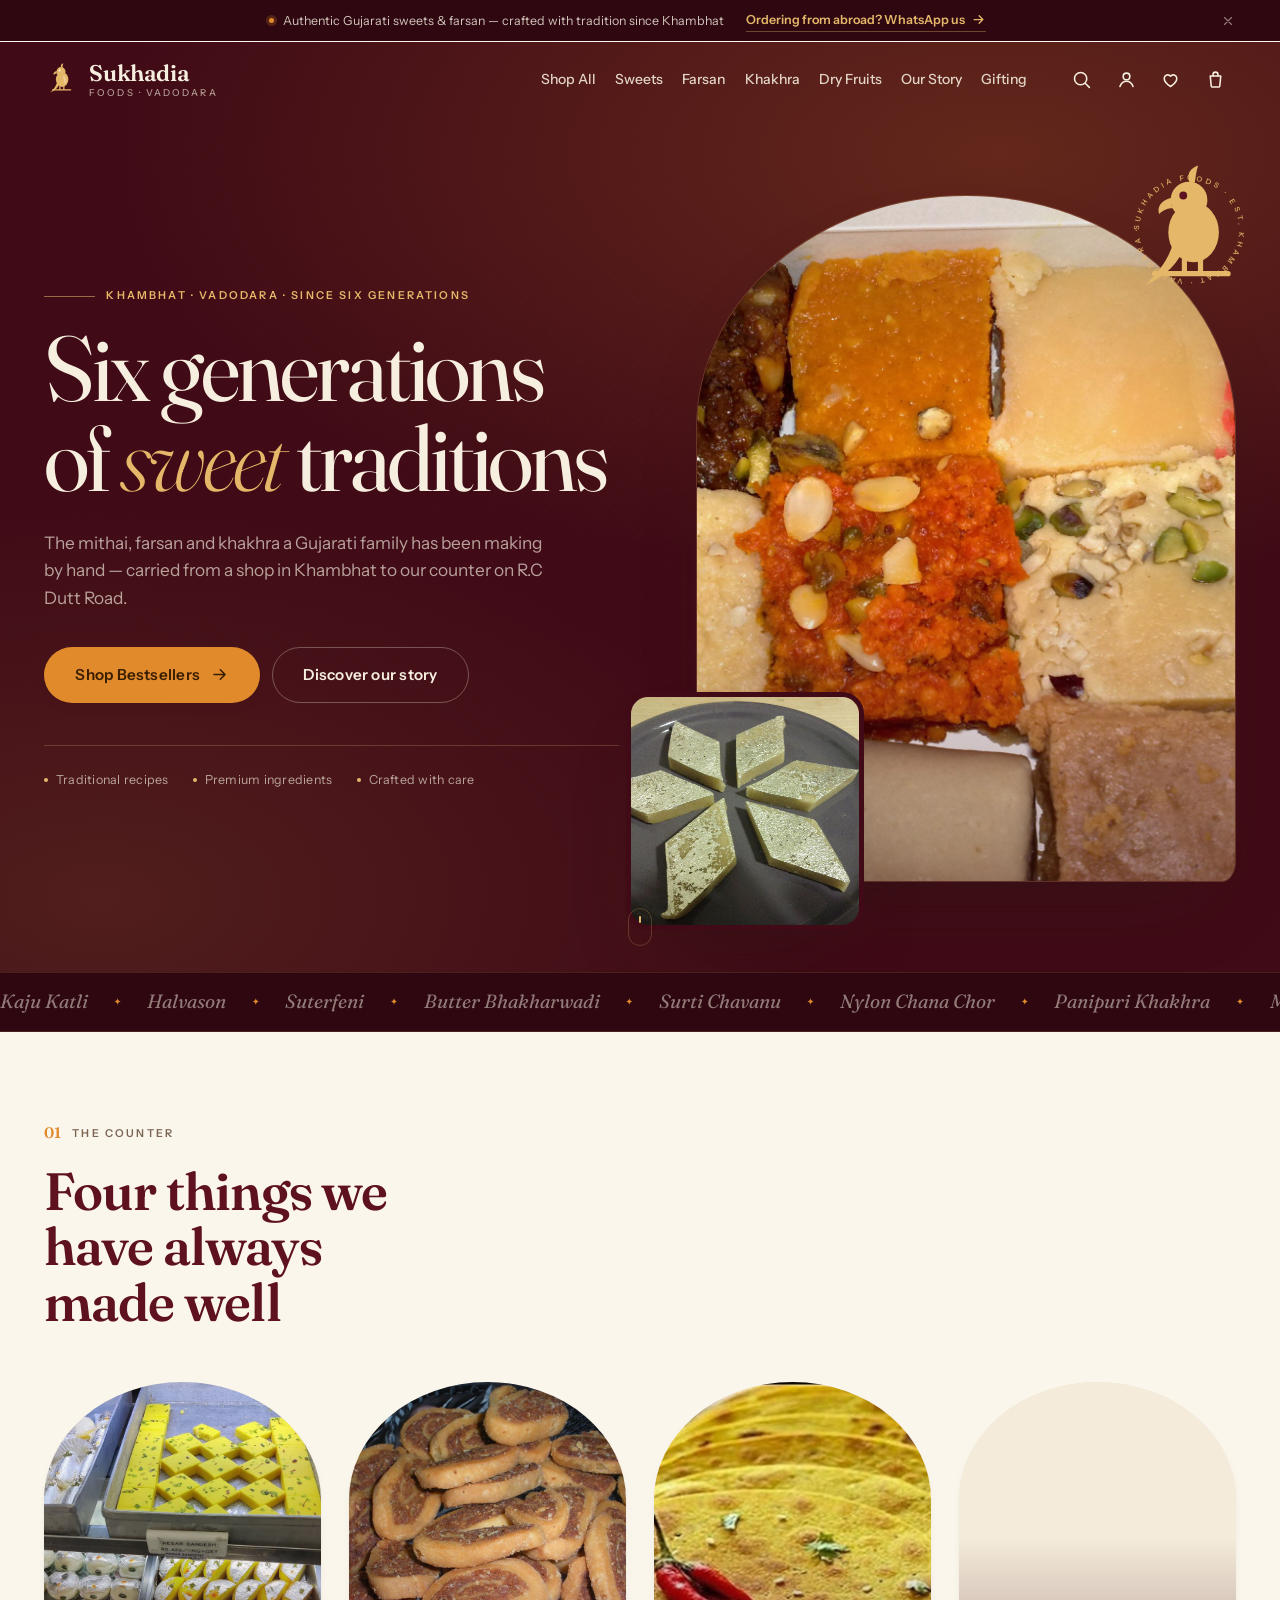
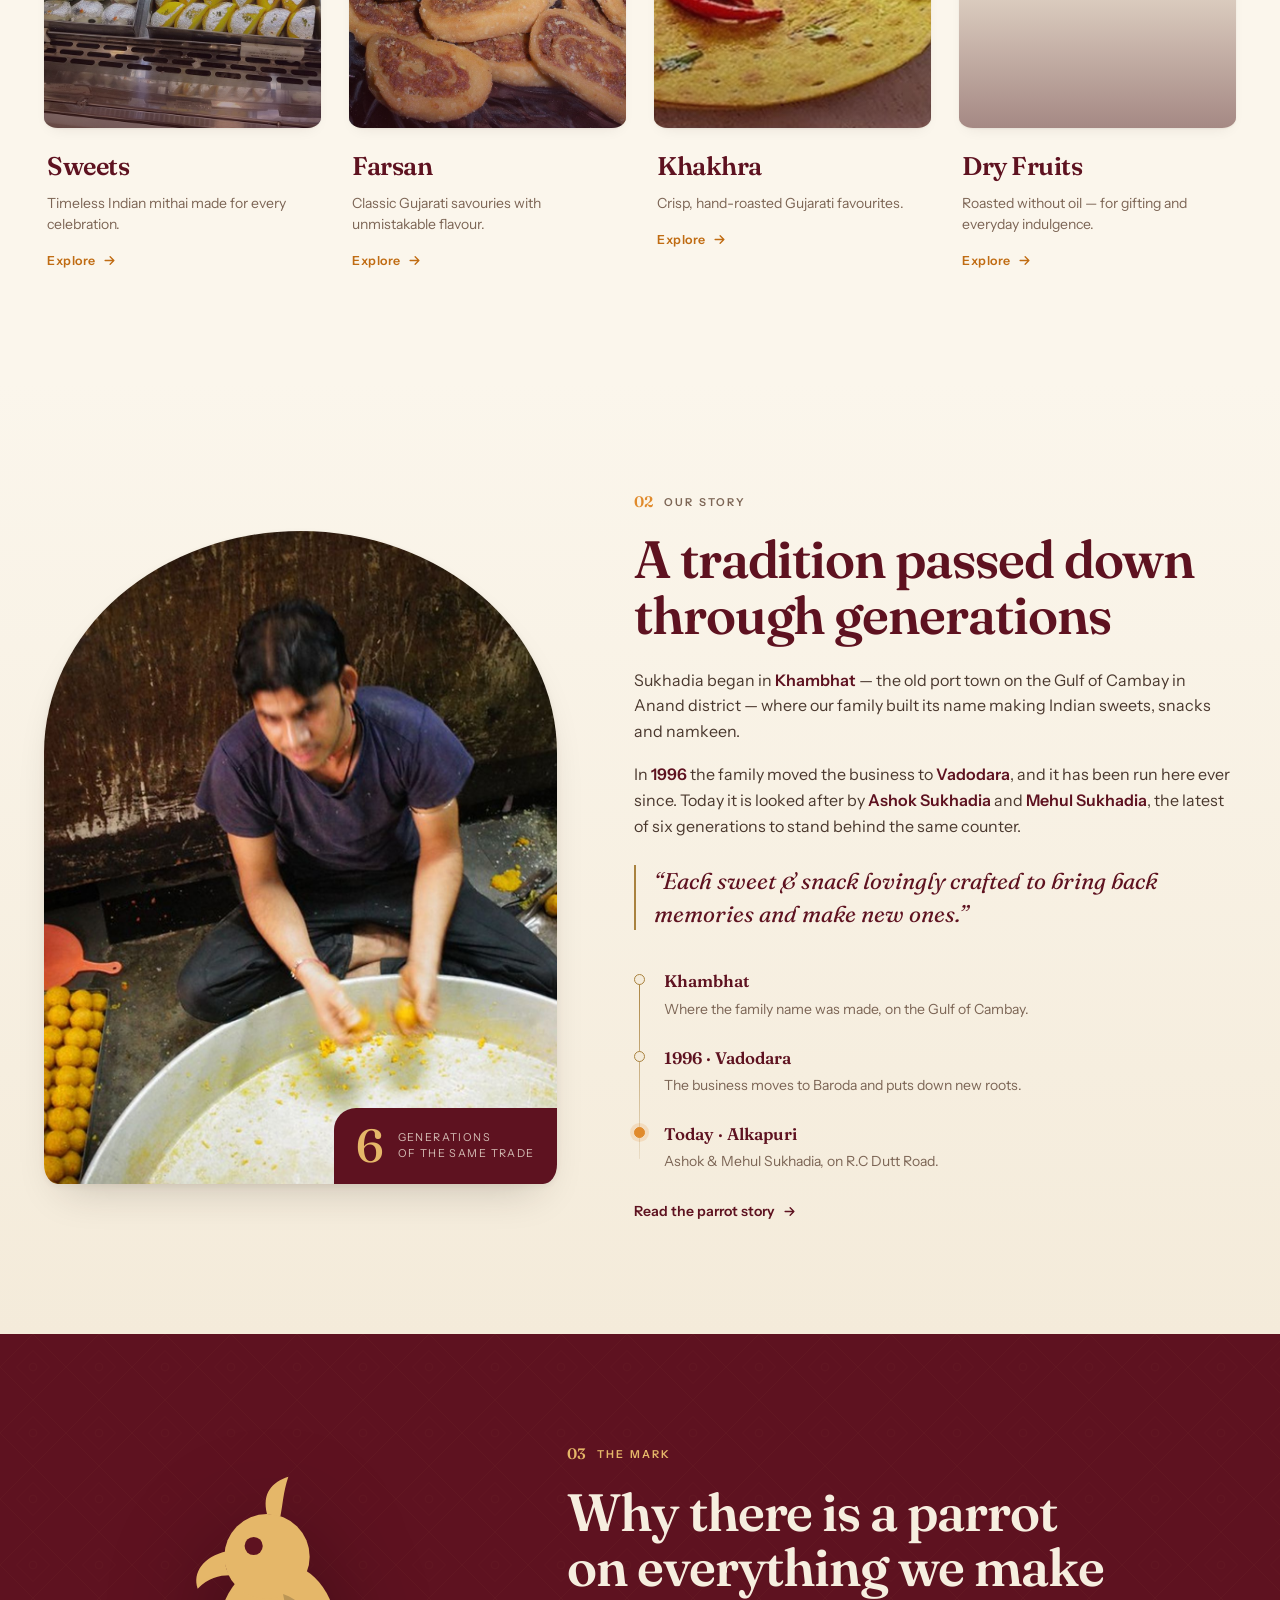
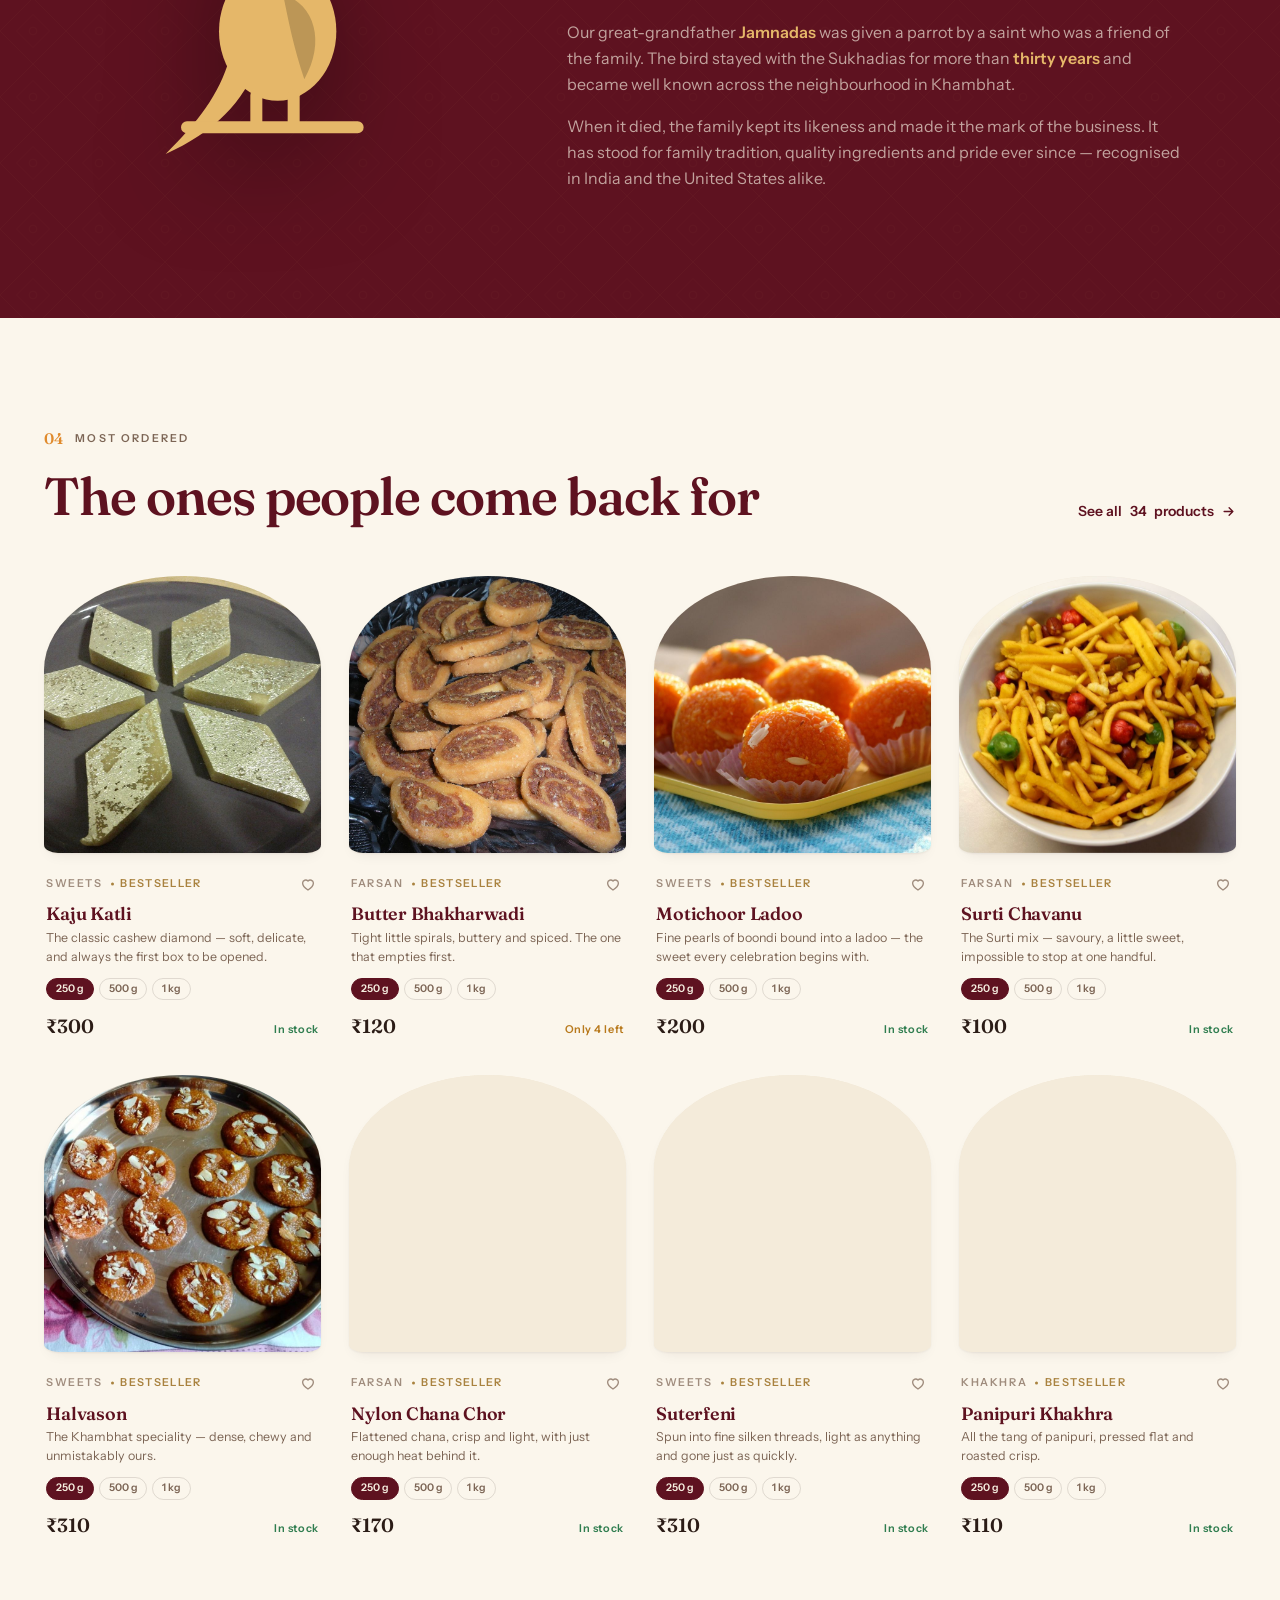
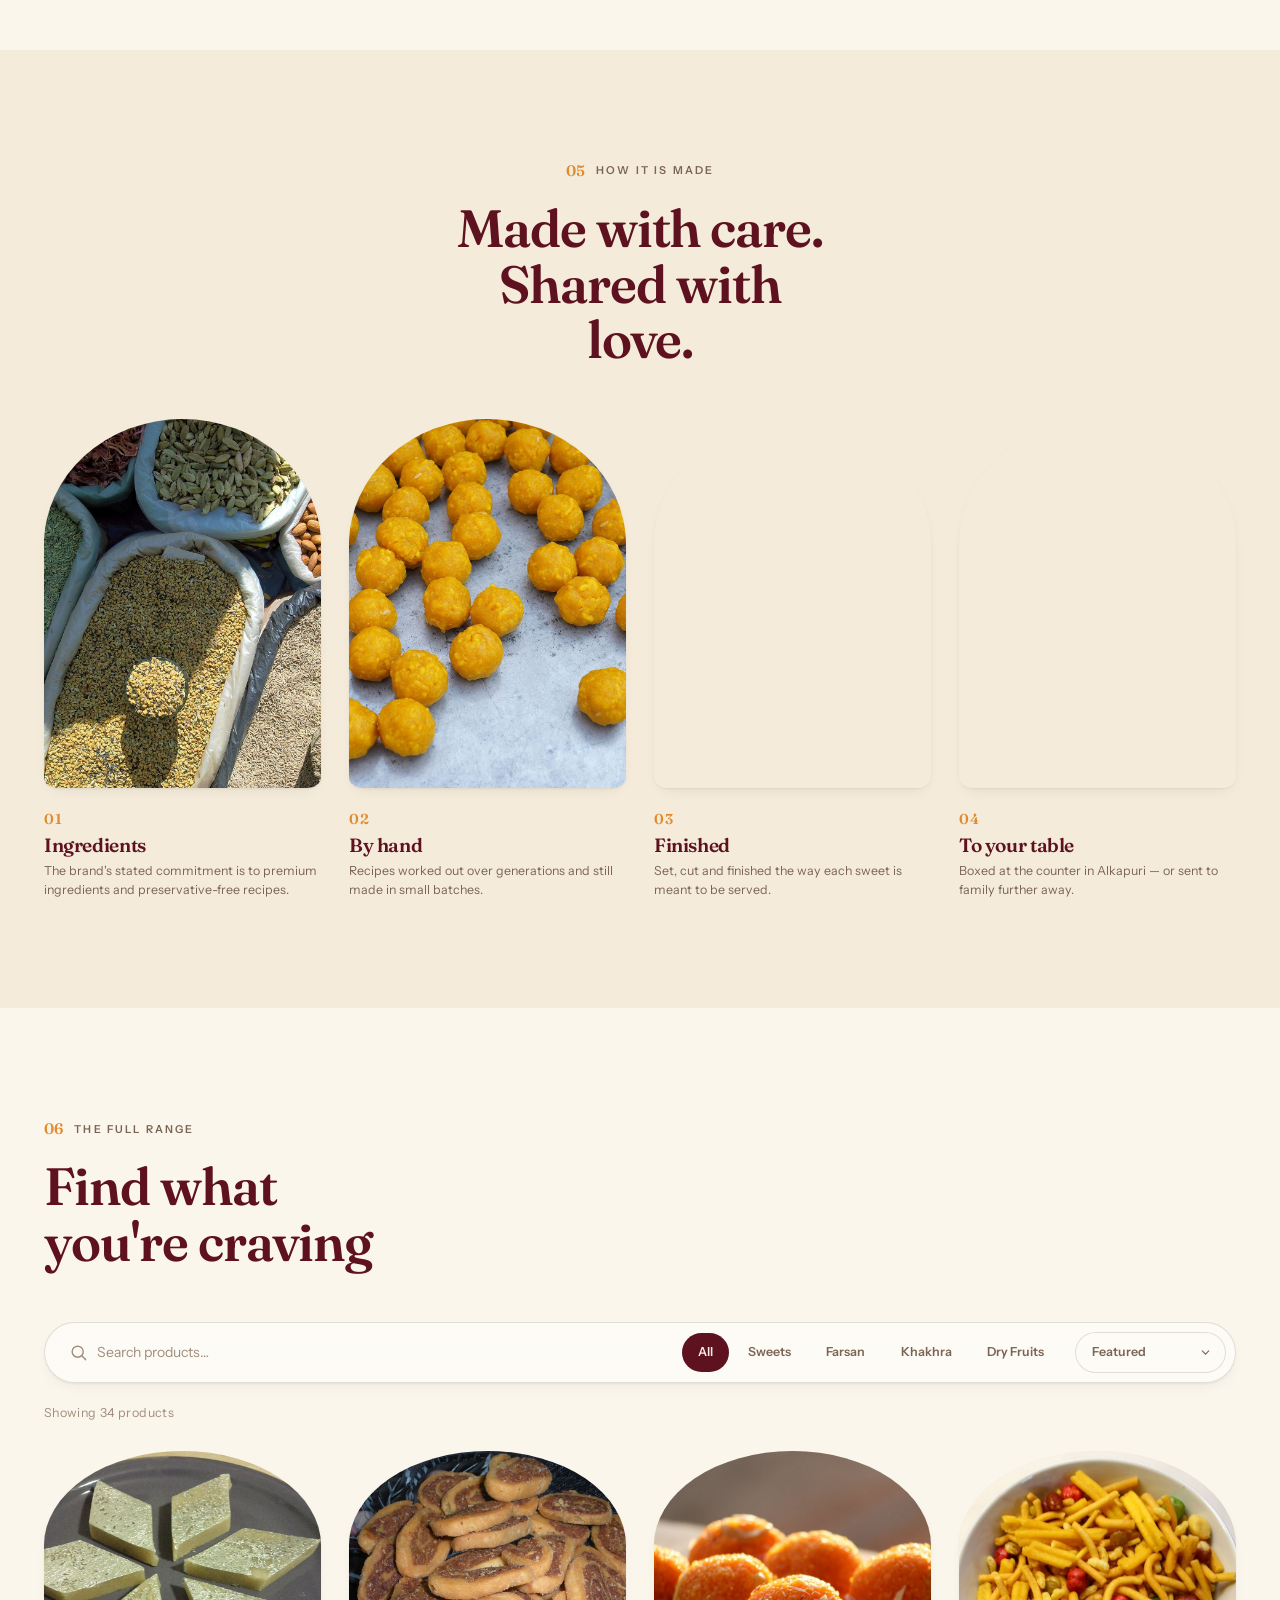
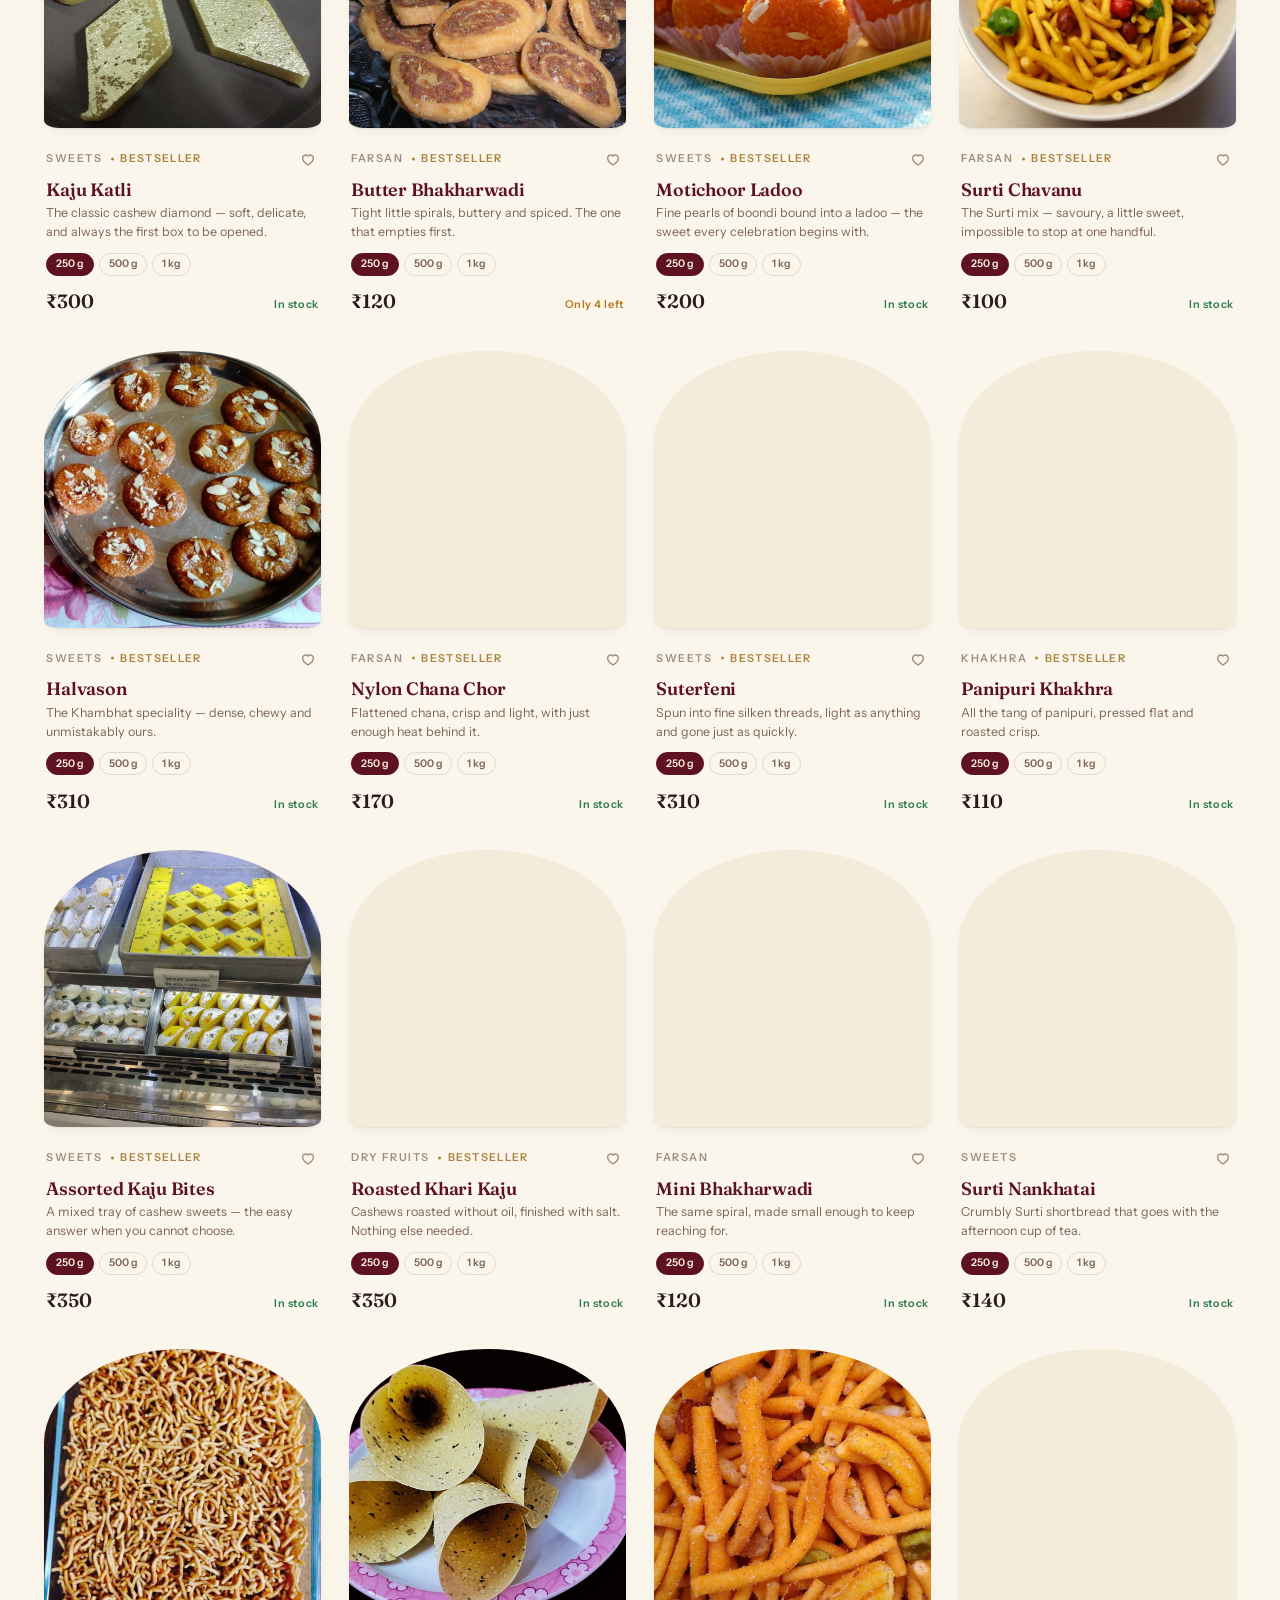
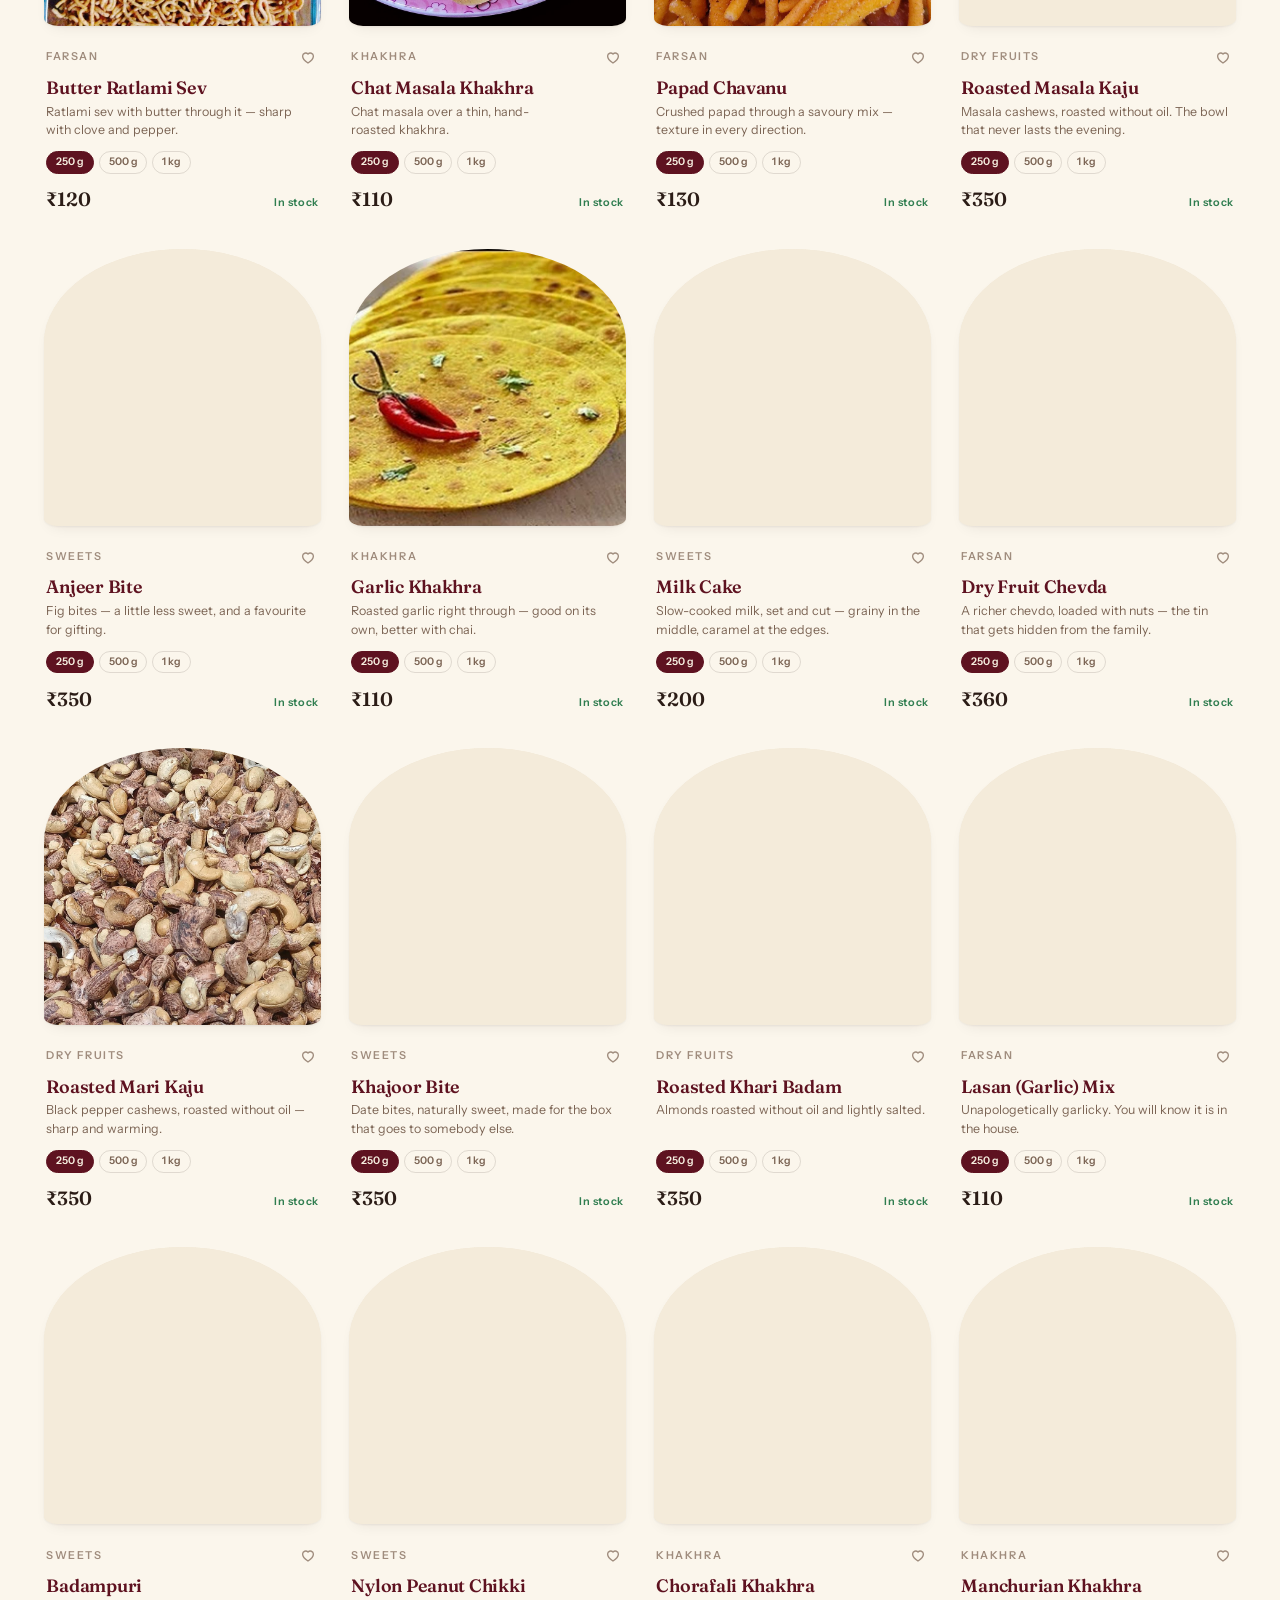
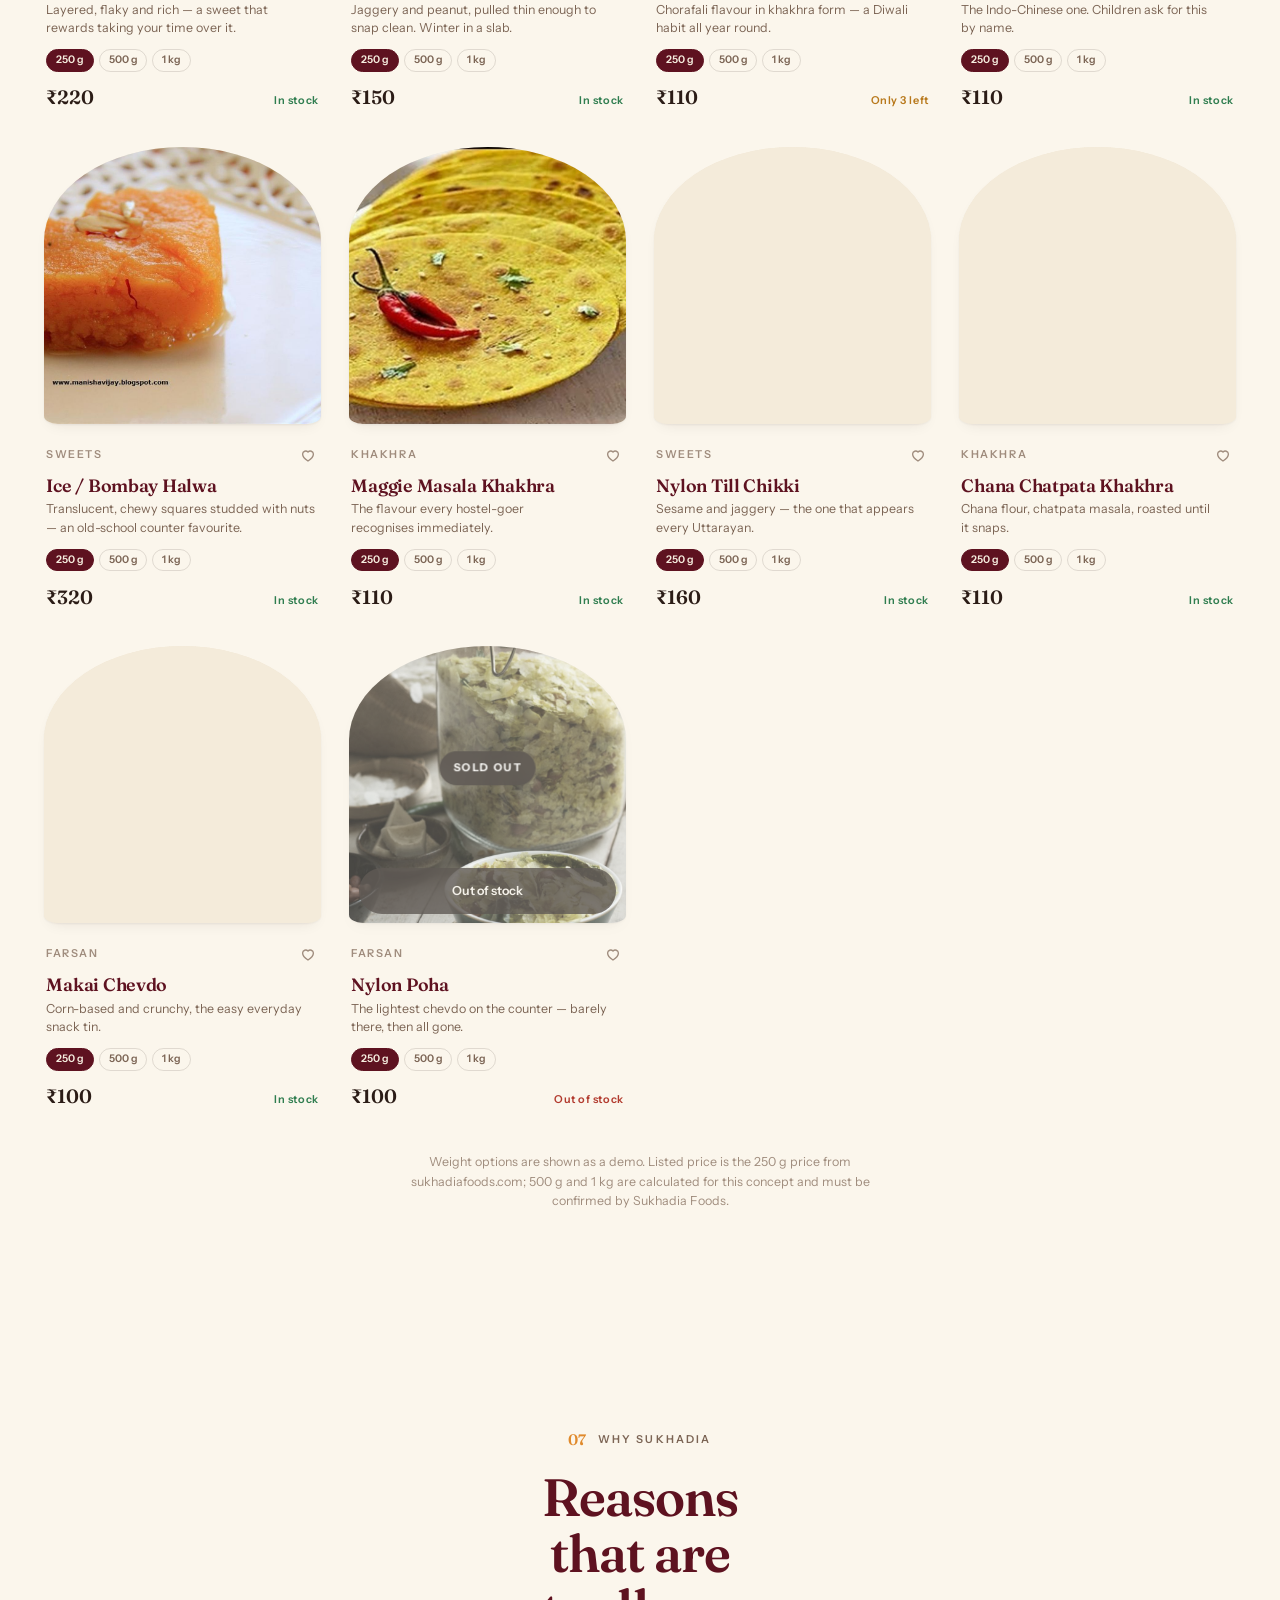
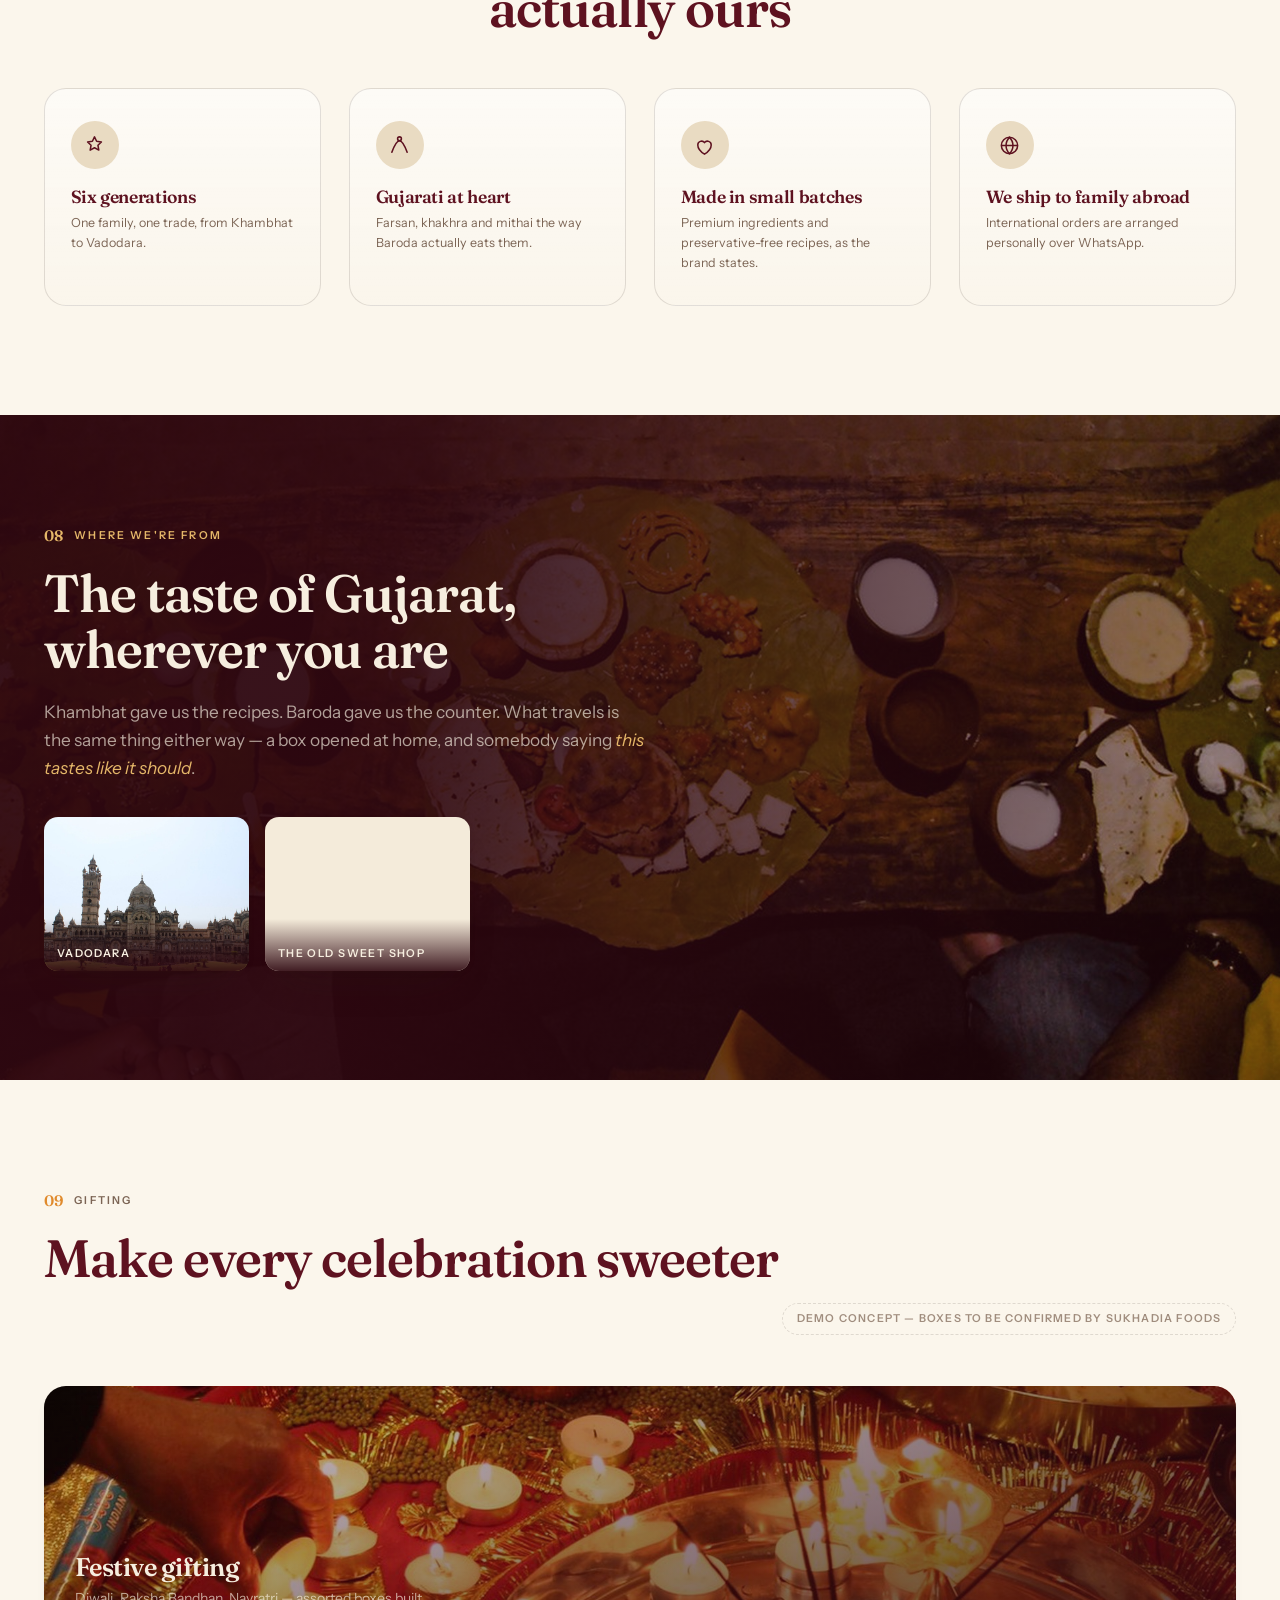
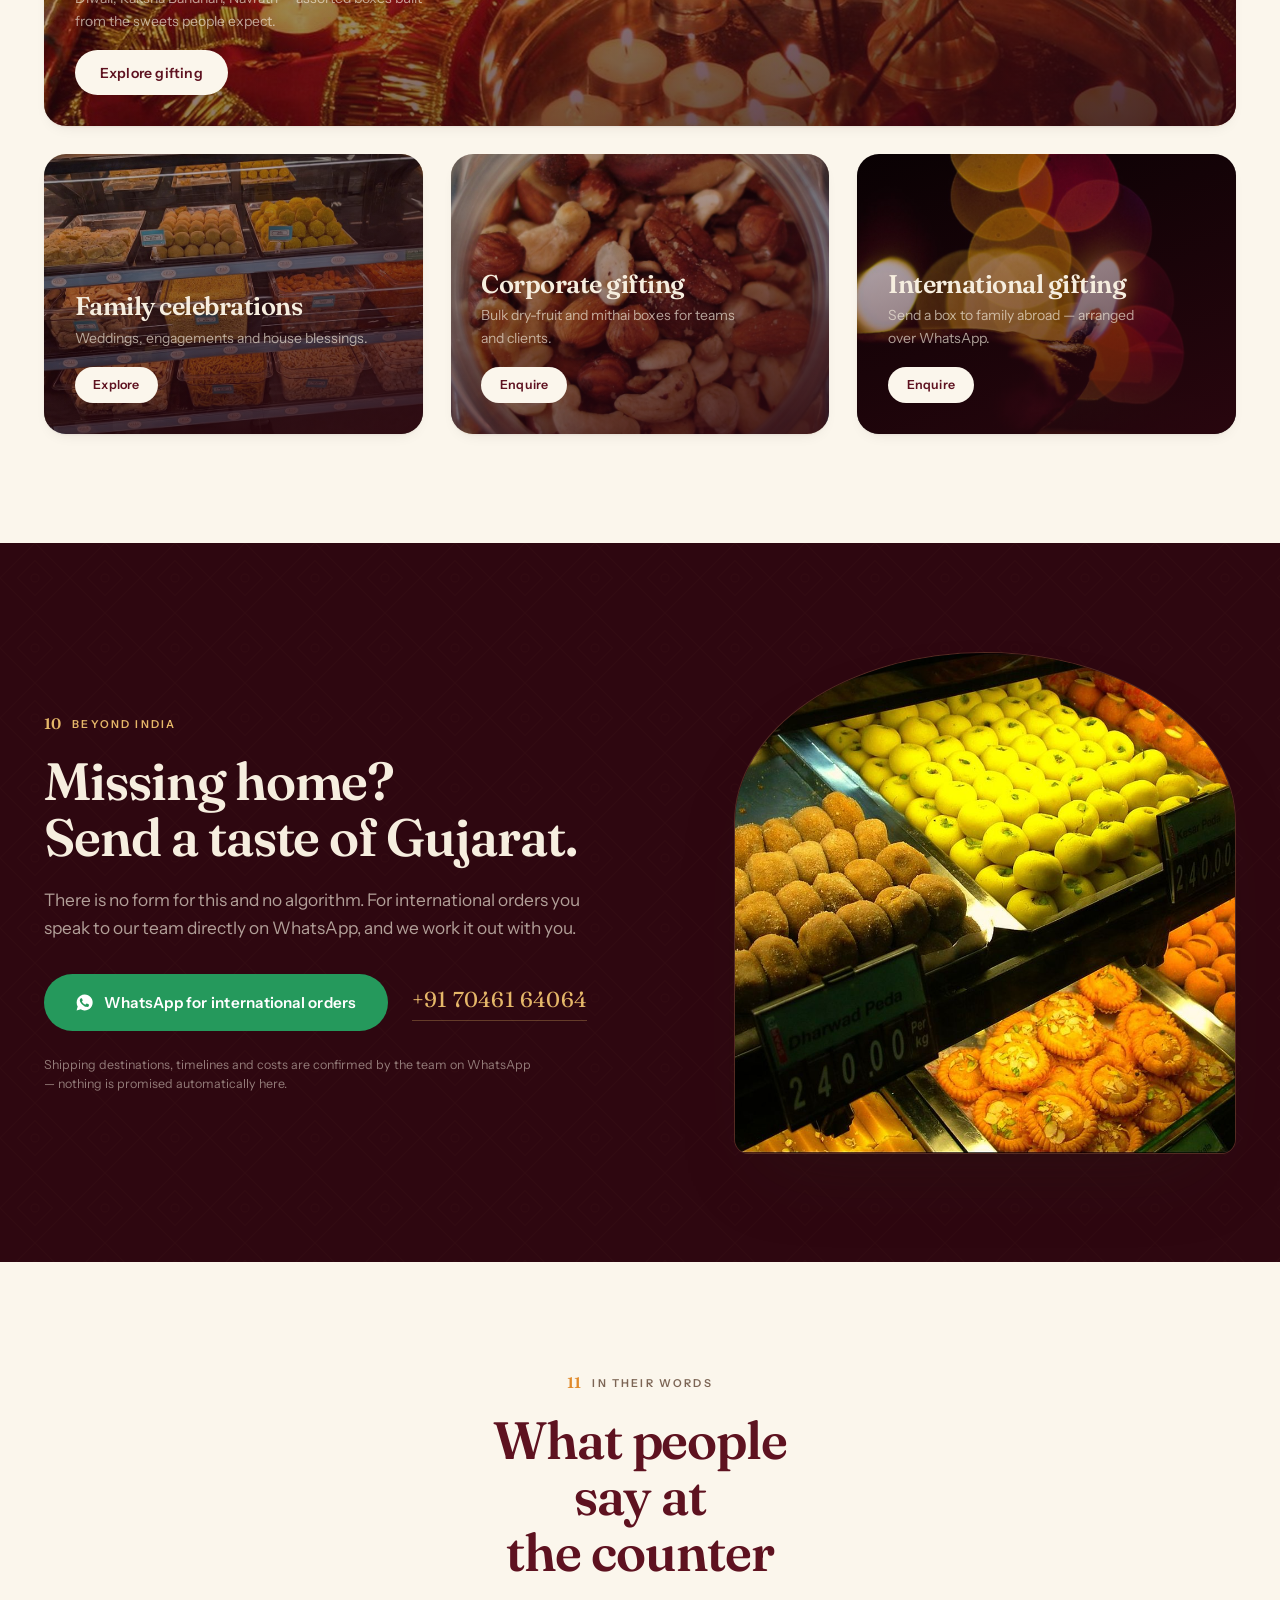
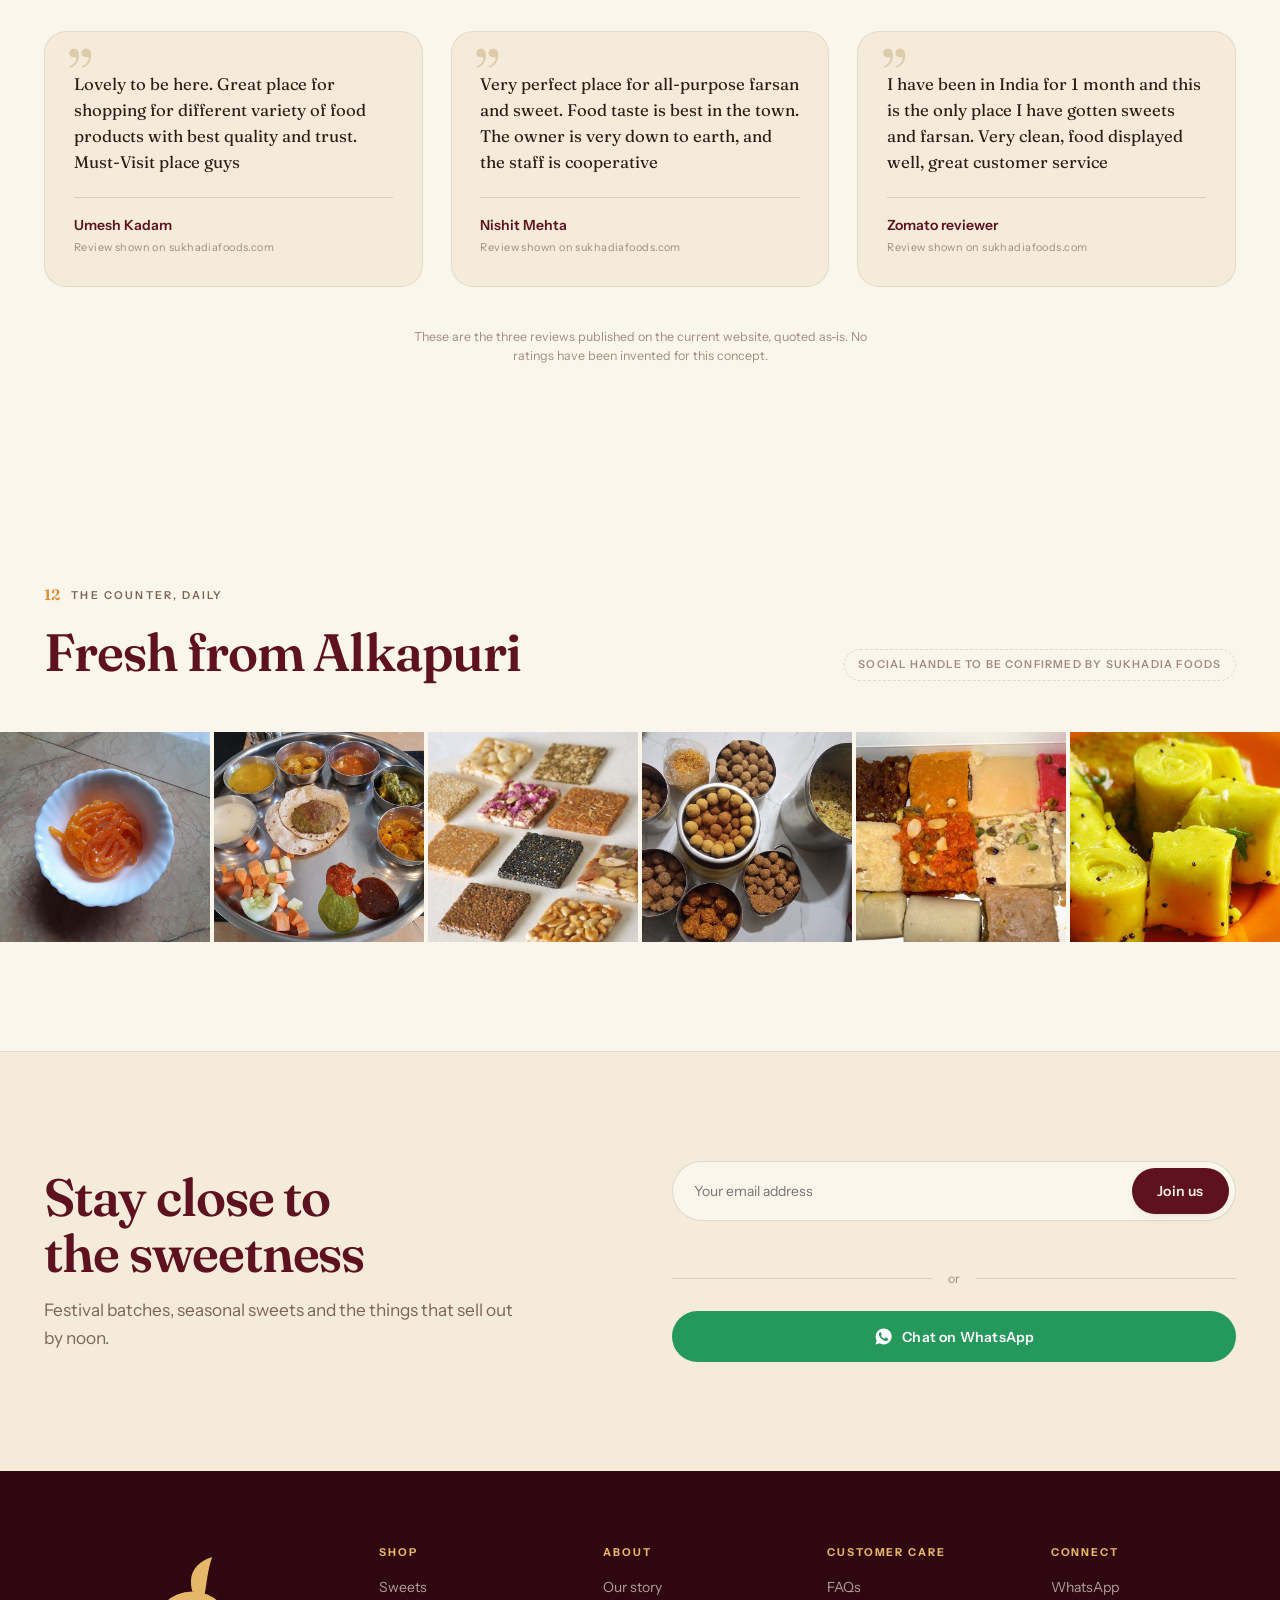
<file: index.html>
<!DOCTYPE html>
<html lang="en">
<head>
<meta charset="UTF-8">
<meta name="viewport" content="width=device-width, initial-scale=1, viewport-fit=cover">
<title>Sukhadia Foods — Six Generations of Gujarati Sweets & Farsan | Vadodara</title>
<meta name="description" content="Sukhadia Foods, Vadodara. Six generations of Gujarati sweet and farsan making — from Khambhat to Alkapuri. Kaju Katli, Halvason, Suterfeni, Bhakharwadi, Khakhra and more. WhatsApp us for international orders.">
<meta name="theme-color" content="#5E1220">
<link rel="canonical" href="https://sukhadiafoods.com/">

<meta property="og:type" content="website">
<meta property="og:site_name" content="Sukhadia Foods">
<meta property="og:title" content="Sukhadia Foods — Six Generations of Gujarati Sweets & Farsan">
<meta property="og:description" content="From a parrot in Khambhat to a counter in Vadodara — six generations of sweets, farsan and khakhra.">
<meta property="og:image" content="assets/images/hero-main.jpg">
<meta property="og:locale" content="en_IN">
<meta name="twitter:card" content="summary_large_image">

<link rel="preload" as="font" type="font/woff2" href="assets/fonts/fraunces-normal-latin.woff2" crossorigin>
<link rel="preload" as="font" type="font/woff2" href="assets/fonts/instrument-sans-normal-latin.woff2" crossorigin>
<link rel="preload" as="image" href="assets/images/hero-main.jpg" fetchpriority="high">
<link rel="stylesheet" href="assets/fonts/fonts.css">
<link rel="stylesheet" href="style.css">
<link rel="icon" href="data:image/svg+xml,<svg xmlns='http://www.w3.org/2000/svg' viewBox='0 0 100 100'><rect width='100' height='100' rx='22' fill='%235E1220'/><circle cx='50' cy='38' r='15' fill='%23E5B769'/><ellipse cx='54' cy='64' rx='19' ry='22' fill='%23E5B769'/><path d='M35 36c-8 2-11 8-9 13 3-4 7-5 11-5-2-3-2-5-2-8z' fill='%23E5B769'/><circle cx='45' cy='34' r='3' fill='%235E1220'/></svg>">

<script type="application/ld+json">
{
  "@context": "https://schema.org",
  "@type": "Bakery",
  "name": "Sukhadia Foods",
  "description": "Manufacturer and retailer of Indian sweets, farsan, khakhra and namkeen in Vadodara, Gujarat.",
  "telephone": ["+917046164064", "+912652342872"],
  "email": "sukhadiasweetsbaroda@gmail.com",
  "address": {
    "@type": "PostalAddress",
    "streetAddress": "Ground Floor, Bihari Apartments, Welcome Hotel Lane, R.C Dutt Road, Alkapuri",
    "addressLocality": "Vadodara",
    "addressRegion": "Gujarat",
    "postalCode": "390007",
    "addressCountry": "IN"
  },
  "servesCuisine": "Indian",
  "currenciesAccepted": "INR"
}
</script>
</head>

<body data-page="shop">
<a class="skip-link" href="#main">Skip to content</a>

<!-- ══════════ ANNOUNCEMENT BAR ══════════ -->
<div class="announce" id="announce" role="region" aria-label="Announcement">
  <div class="announce__track">
    <p class="announce__text">
      <span class="announce__dot" aria-hidden="true"></span>
      Authentic Gujarati sweets &amp; farsan — crafted with tradition since Khambhat
    </p>
    <a class="announce__cta" href="https://wa.me/917046164064" target="_blank" rel="noopener">
      Ordering from abroad? WhatsApp us
      <svg viewBox="0 0 24 24" aria-hidden="true" class="ico-xs"><path d="M5 12h14M13 6l6 6-6 6" fill="none" stroke="currentColor" stroke-width="2" stroke-linecap="round" stroke-linejoin="round"/></svg>
    </a>
  </div>
  <button class="announce__close" id="announceClose" aria-label="Dismiss announcement">
    <svg viewBox="0 0 24 24" aria-hidden="true"><path d="M6 6l12 12M18 6L6 18" fill="none" stroke="currentColor" stroke-width="2" stroke-linecap="round"/></svg>
  </button>
</div>

<!-- ══════════ HEADER ══════════ -->
<header class="hdr" id="hdr">
  <div class="hdr__inner">
    <button class="hdr__burger" id="burger" aria-label="Open menu" aria-expanded="false" aria-controls="mobileNav">
      <span></span><span></span><span></span>
    </button>

    <a class="brand" href="#/shop" aria-label="Sukhadia Foods — home">
      <span class="brand__mark" aria-hidden="true">
        <svg viewBox="0 0 120 120">
          <g fill="currentColor">
            <path d="M56 74c-4 14-16 26-34 34 12-12 20-22 24-36z"/>
            <ellipse cx="64" cy="62" rx="22" ry="26"/>
            <circle cx="60" cy="34" r="16"/>
            <path d="M60 18c-2-8 2-12 8-14-2 6-2 10-3 15z"/>
            <path d="M45 32c-9 2-13 8-11 14 4-4 8-5 12-5-2-3-2-6-1-9z"/>
          </g>
          <path d="M66 48c12 4 16 18 8 32-4-12-6-22-8-32z" fill="rgba(255,255,255,.30)"/>
          <circle cx="55" cy="30" r="3.4" fill="#FBF6EC"/>
          <path d="M56 86v10M70 86v10M30 98h64" stroke="currentColor" stroke-width="4.5" stroke-linecap="round" fill="none"/>
        </svg>
      </span>
      <span class="brand__type">
        <span class="brand__name">Sukhadia</span>
        <span class="brand__sub">Foods · Vadodara</span>
      </span>
    </a>

    <nav class="hdr__nav" aria-label="Primary">
      <a href="#shop" data-cat="all">Shop All</a>
      <a href="#shop" data-cat="Sweets">Sweets</a>
      <a href="#shop" data-cat="Farsan">Farsan</a>
      <a href="#shop" data-cat="Khakhra">Khakhra</a>
      <a href="#shop" data-cat="Dry Fruits">Dry Fruits</a>
      <a href="#heritage">Our Story</a>
      <a href="#gifting">Gifting</a>
    </nav>

    <div class="hdr__acts">
      <button class="iconbtn" id="searchOpen" aria-label="Search products">
        <svg viewBox="0 0 24 24" aria-hidden="true"><circle cx="11" cy="11" r="7" fill="none" stroke="currentColor" stroke-width="1.8"/><path d="M16.5 16.5L21 21" stroke="currentColor" stroke-width="1.8" stroke-linecap="round"/></svg>
      </button>
      <button class="iconbtn hide-sm" id="acctBtn" aria-label="Account">
        <svg viewBox="0 0 24 24" aria-hidden="true"><circle cx="12" cy="8.5" r="3.8" fill="none" stroke="currentColor" stroke-width="1.8"/><path d="M4.5 20c1.4-4 4.2-6 7.5-6s6.1 2 7.5 6" fill="none" stroke="currentColor" stroke-width="1.8" stroke-linecap="round"/></svg>
      </button>
      <button class="iconbtn hide-sm" id="wishBtn" aria-label="Wishlist">
        <svg viewBox="0 0 24 24" aria-hidden="true"><path d="M12 20s-7.2-4.6-7.2-9.4A4.1 4.1 0 0 1 12 8.2a4.1 4.1 0 0 1 7.2 2.4C19.2 15.4 12 20 12 20z" fill="none" stroke="currentColor" stroke-width="1.8" stroke-linejoin="round"/></svg>
        <span class="badge" id="wishBadge" hidden>0</span>
      </button>
      <button class="iconbtn" id="cartBtn" aria-label="Open cart">
        <svg viewBox="0 0 24 24" aria-hidden="true"><path d="M6 8h12l-1.1 11.2a1.6 1.6 0 0 1-1.6 1.4H8.7a1.6 1.6 0 0 1-1.6-1.4z" fill="none" stroke="currentColor" stroke-width="1.8" stroke-linejoin="round"/><path d="M9.2 8V6.4a2.8 2.8 0 0 1 5.6 0V8" fill="none" stroke="currentColor" stroke-width="1.8" stroke-linecap="round"/></svg>
        <span class="badge" id="cartBadge" hidden>0</span>
      </button>
    </div>
  </div>
</header>

<!-- ══════════ MOBILE NAV ══════════ -->
<div class="mnav" id="mobileNav" aria-hidden="true">
  <div class="mnav__panel" role="dialog" aria-modal="true" aria-label="Menu">
    <div class="mnav__top">
      <span class="mnav__ttl">Menu</span>
      <button class="iconbtn" id="mnavClose" aria-label="Close menu">
        <svg viewBox="0 0 24 24" aria-hidden="true"><path d="M6 6l12 12M18 6L6 18" fill="none" stroke="currentColor" stroke-width="1.9" stroke-linecap="round"/></svg>
      </button>
    </div>
    <nav class="mnav__links" aria-label="Mobile">
      <a href="#shop" data-cat="all"><span>Shop All</span><em data-count="all"></em></a>
      <a href="#shop" data-cat="Sweets"><span>Sweets</span><em data-count="Sweets"></em></a>
      <a href="#shop" data-cat="Farsan"><span>Farsan</span><em data-count="Farsan"></em></a>
      <a href="#shop" data-cat="Khakhra"><span>Khakhra</span><em data-count="Khakhra"></em></a>
      <a href="#shop" data-cat="Dry Fruits"><span>Dry Fruits</span><em data-count="Dry Fruits"></em></a>
      <a href="#heritage"><span>Our Story</span></a>
      <a href="#gifting"><span>Gifting</span></a>
      <a href="#intl"><span>International Orders</span></a>
      <a href="#contact"><span>Contact</span></a>
    </nav>
    <div class="mnav__foot">
      <a class="btn btn--wa btn--full" href="https://wa.me/917046164064" target="_blank" rel="noopener">
        <svg viewBox="0 0 24 24" class="ico-sm" aria-hidden="true"><path fill="currentColor" d="M12 2a10 10 0 0 0-8.6 15L2 22l5.2-1.4A10 10 0 1 0 12 2zm5.8 14.2c-.2.7-1.4 1.3-2 1.4-.5.1-1.1.1-1.8-.1-.4-.1-1-.3-1.7-.6-3-1.3-4.9-4.3-5-4.5-.2-.2-1.2-1.6-1.2-3s.7-2.1 1-2.4c.2-.3.5-.4.7-.4h.5c.2 0 .4 0 .6.5l.8 2c.1.2.1.4 0 .5l-.3.5-.4.4c-.1.1-.3.3-.1.6.2.3.8 1.3 1.7 2.1 1.1 1 2 1.3 2.3 1.4.3.1.4.1.6-.1l.9-1c.2-.2.3-.2.6-.1l2 .9c.3.1.5.2.5.3.1.2.1.7-.1 1.1z"/></svg>
        WhatsApp Us
      </a>
      <p class="mnav__addr">R.C Dutt Road, Alkapuri, Vadodara</p>
    </div>
  </div>
  <div class="mnav__scrim" data-close-mnav></div>
</div>

<!-- ══════════ SEARCH OVERLAY ══════════ -->
<div class="srch" id="srch" aria-hidden="true">
  <div class="srch__box" role="dialog" aria-modal="true" aria-label="Search products">
    <div class="srch__field">
      <svg viewBox="0 0 24 24" class="ico-sm" aria-hidden="true"><circle cx="11" cy="11" r="7" fill="none" stroke="currentColor" stroke-width="1.8"/><path d="M16.5 16.5L21 21" stroke="currentColor" stroke-width="1.8" stroke-linecap="round"/></svg>
      <input type="search" id="srchInput" placeholder="Search kaju katli, bhakharwadi, khakhra…" aria-label="Search products" autocomplete="off">
      <button class="iconbtn" id="srchClose" aria-label="Close search">
        <svg viewBox="0 0 24 24" aria-hidden="true"><path d="M6 6l12 12M18 6L6 18" fill="none" stroke="currentColor" stroke-width="1.9" stroke-linecap="round"/></svg>
      </button>
    </div>
    <div class="srch__quick" id="srchQuick">
      <span class="srch__lbl">Popular</span>
      <button class="chip" data-q="Kaju Katli">Kaju Katli</button>
      <button class="chip" data-q="Bhakharwadi">Bhakharwadi</button>
      <button class="chip" data-q="Khakhra">Khakhra</button>
      <button class="chip" data-q="Chavanu">Chavanu</button>
      <button class="chip" data-q="Halvason">Halvason</button>
    </div>
    <div class="srch__results" id="srchResults" aria-live="polite"></div>
  </div>
  <div class="srch__scrim" data-close-srch></div>
</div>

<main id="main">
<!-- ══════════════════════════════════════════════════════════ -->
<!--                    VIEW: STOREFRONT                        -->
<!-- ══════════════════════════════════════════════════════════ -->
<div class="view" id="view-shop">

  <!-- ═════ HERO ═════ -->
  <section class="hero" id="top">
    <div class="hero__bg" aria-hidden="true"></div>
    <div class="hero__inner">
      <div class="hero__copy">
        <p class="eyebrow eyebrow--gold reveal">
          <span class="eyebrow__rule"></span>Khambhat · Vadodara · Since six generations
        </p>
        <h1 class="hero__h1 reveal" style="--d:.06s">
          Six generations<br>of <em>sweet</em> traditions
        </h1>
        <p class="hero__sub reveal" style="--d:.12s">
          The mithai, farsan and khakhra a Gujarati family has been making by hand —
          carried from a shop in Khambhat to our counter on R.C Dutt Road.
        </p>
        <div class="hero__acts reveal" style="--d:.18s">
          <a class="btn btn--primary btn--lg" href="#bestsellers">
            Shop Bestsellers
            <svg viewBox="0 0 24 24" class="ico-sm" aria-hidden="true"><path d="M5 12h14M13 6l6 6-6 6" fill="none" stroke="currentColor" stroke-width="2" stroke-linecap="round" stroke-linejoin="round"/></svg>
          </a>
          <a class="btn btn--ghost btn--lg" href="#heritage">Discover our story</a>
        </div>
        <ul class="hero__trust reveal" style="--d:.24s">
          <li>Traditional recipes</li>
          <li>Premium ingredients</li>
          <li>Crafted with care</li>
        </ul>
      </div>

      <div class="hero__art">
        <figure class="hero__frame" data-parallax="0.05">
          <img src="assets/images/hero-main.jpg" alt="A counter display of freshly made Indian sweets" width="1100" height="1450" fetchpriority="high" decoding="async">
          <figcaption class="repl">Replace with official Sukhadia Foods photography</figcaption>
        </figure>
        <figure class="hero__frame hero__frame--sm" data-parallax="-0.08">
          <img src="assets/images/p-kaju-katli.jpg" alt="Kaju katli diamonds" width="900" height="900" loading="lazy" decoding="async">
        </figure>
        <div class="hero__seal" aria-hidden="true">
          <svg viewBox="0 0 200 200">
            <defs><path id="sealArc" d="M100,100 m-72,0 a72,72 0 1,1 144,0 a72,72 0 1,1 -144,0"/></defs>
            <text class="hero__sealtext"><textPath href="#sealArc" startOffset="0" textLength="452" lengthAdjust="spacing">SUKHADIA FOODS · EST. KHAMBHAT · VADODARA ·</textPath></text>
          </svg>
          <span class="hero__sealmark">
            <svg viewBox="0 0 120 120"><g fill="currentColor"><path d="M56 74c-4 14-16 26-34 34 12-12 20-22 24-36z"/><ellipse cx="64" cy="62" rx="22" ry="26"/><circle cx="60" cy="34" r="16"/><path d="M60 18c-2-8 2-12 8-14-2 6-2 10-3 15z"/><path d="M45 32c-9 2-13 8-11 14 4-4 8-5 12-5-2-3-2-6-1-9z"/></g><circle cx="55" cy="30" r="3.4" fill="#5E1220"/><path d="M56 86v10M70 86v10M30 98h64" stroke="currentColor" stroke-width="4.5" stroke-linecap="round" fill="none"/></svg>
          </span>
        </div>
      </div>
    </div>
    <a class="hero__scroll" href="#categories" aria-label="Scroll to categories">
      <span></span>
    </a>
  </section>

  <!-- ═════ MARQUEE ═════ -->
  <div class="mq" aria-hidden="true">
    <div class="mq__track">
      <span>Kaju Katli</span><i>✦</i><span>Halvason</span><i>✦</i><span>Suterfeni</span><i>✦</i>
      <span>Butter Bhakharwadi</span><i>✦</i><span>Surti Chavanu</span><i>✦</i><span>Nylon Chana Chor</span><i>✦</i>
      <span>Panipuri Khakhra</span><i>✦</i><span>Motichoor Ladoo</span><i>✦</i><span>Roasted Kaju</span><i>✦</i>
      <span>Kaju Katli</span><i>✦</i><span>Halvason</span><i>✦</i><span>Suterfeni</span><i>✦</i>
      <span>Butter Bhakharwadi</span><i>✦</i><span>Surti Chavanu</span><i>✦</i><span>Nylon Chana Chor</span><i>✦</i>
      <span>Panipuri Khakhra</span><i>✦</i><span>Motichoor Ladoo</span><i>✦</i><span>Roasted Kaju</span><i>✦</i>
    </div>
  </div>

  <!-- ═════ CATEGORIES ═════ -->
  <section class="sec sec--cats" id="categories">
    <div class="wrap">
      <header class="sechead reveal">
        <p class="eyebrow"><span class="num">01</span>The counter</p>
        <h2 class="sechead__h">Four things we have always made well</h2>
      </header>
      <div class="cats">
        <a class="cat reveal" href="#shop" data-cat="Sweets" style="--d:.04s">
          <span class="cat__img"><img src="assets/images/p-assorted-kaju-bites.jpg" alt="Assorted Indian sweets" width="900" height="900" loading="lazy" decoding="async"></span>
          <span class="cat__body">
            <span class="cat__n">Sweets</span>
            <span class="cat__d">Timeless Indian mithai made for every celebration.</span>
            <span class="cat__go">Explore <svg viewBox="0 0 24 24" class="ico-xs" aria-hidden="true"><path d="M5 12h14M13 6l6 6-6 6" fill="none" stroke="currentColor" stroke-width="2.2" stroke-linecap="round" stroke-linejoin="round"/></svg></span>
          </span>
        </a>
        <a class="cat reveal" href="#shop" data-cat="Farsan" style="--d:.1s">
          <span class="cat__img"><img src="assets/images/p-butter-bhakharwadi.jpg" alt="Butter bhakharwadi spirals" width="900" height="900" loading="lazy" decoding="async"></span>
          <span class="cat__body">
            <span class="cat__n">Farsan</span>
            <span class="cat__d">Classic Gujarati savouries with unmistakable flavour.</span>
            <span class="cat__go">Explore <svg viewBox="0 0 24 24" class="ico-xs" aria-hidden="true"><path d="M5 12h14M13 6l6 6-6 6" fill="none" stroke="currentColor" stroke-width="2.2" stroke-linecap="round" stroke-linejoin="round"/></svg></span>
          </span>
        </a>
        <a class="cat reveal" href="#shop" data-cat="Khakhra" style="--d:.16s">
          <span class="cat__img"><img src="assets/images/p-khakhra-3.jpg" alt="Khakhra with chilli" width="900" height="900" loading="lazy" decoding="async"></span>
          <span class="cat__body">
            <span class="cat__n">Khakhra</span>
            <span class="cat__d">Crisp, hand-roasted Gujarati favourites.</span>
            <span class="cat__go">Explore <svg viewBox="0 0 24 24" class="ico-xs" aria-hidden="true"><path d="M5 12h14M13 6l6 6-6 6" fill="none" stroke="currentColor" stroke-width="2.2" stroke-linecap="round" stroke-linejoin="round"/></svg></span>
          </span>
        </a>
        <a class="cat reveal" href="#shop" data-cat="Dry Fruits" style="--d:.22s">
          <span class="cat__img"><img src="assets/images/p-roasted-khari-kaju.jpg" alt="Roasted cashews" width="900" height="900" loading="lazy" decoding="async"></span>
          <span class="cat__body">
            <span class="cat__n">Dry Fruits</span>
            <span class="cat__d">Roasted without oil — for gifting and everyday indulgence.</span>
            <span class="cat__go">Explore <svg viewBox="0 0 24 24" class="ico-xs" aria-hidden="true"><path d="M5 12h14M13 6l6 6-6 6" fill="none" stroke="currentColor" stroke-width="2.2" stroke-linecap="round" stroke-linejoin="round"/></svg></span>
          </span>
        </a>
      </div>
    </div>
  </section>

  <!-- ═════ HERITAGE ═════ -->
  <section class="sec sec--heritage" id="heritage">
    <div class="wrap heritage">
      <figure class="heritage__art reveal">
        <img src="assets/images/heritage-main.jpg" alt="Sweet makers shaping mithai by hand" width="1100" height="1450" loading="lazy" decoding="async">
        <figcaption class="repl">Replace with official Sukhadia family / kitchen photography</figcaption>
        <span class="heritage__stat">
          <em>6</em>
          <span>generations<br>of the same trade</span>
        </span>
      </figure>
      <div class="heritage__copy">
        <p class="eyebrow reveal"><span class="num">02</span>Our story</p>
        <h2 class="sechead__h reveal" style="--d:.05s">A tradition passed down<br>through generations</h2>
        <div class="rich reveal" style="--d:.1s">
          <p>Sukhadia began in <strong>Khambhat</strong> — the old port town on the Gulf of Cambay in Anand district — where our family built its name making Indian sweets, snacks and namkeen.</p>
          <p>In <strong>1996</strong> the family moved the business to <strong>Vadodara</strong>, and it has been run here ever since. Today it is looked after by <strong>Ashok Sukhadia</strong> and <strong>Mehul Sukhadia</strong>, the latest of six generations to stand behind the same counter.</p>
          <p class="rich__pull">“Each sweet &amp; snack lovingly crafted to bring back memories and make new ones.”</p>
        </div>
        <ol class="tl reveal" style="--d:.15s">
          <li class="tl__i">
            <span class="tl__dot" aria-hidden="true"></span>
            <span class="tl__yr">Khambhat</span>
            <span class="tl__tx">Where the family name was made, on the Gulf of Cambay.</span>
          </li>
          <li class="tl__i">
            <span class="tl__dot" aria-hidden="true"></span>
            <span class="tl__yr">1996 · Vadodara</span>
            <span class="tl__tx">The business moves to Baroda and puts down new roots.</span>
          </li>
          <li class="tl__i tl__i--now">
            <span class="tl__dot" aria-hidden="true"></span>
            <span class="tl__yr">Today · Alkapuri</span>
            <span class="tl__tx">Ashok &amp; Mehul Sukhadia, on R.C Dutt Road.</span>
          </li>
        </ol>
        <a class="lnk reveal" style="--d:.2s" href="#parrot">Read the parrot story
          <svg viewBox="0 0 24 24" class="ico-xs" aria-hidden="true"><path d="M5 12h14M13 6l6 6-6 6" fill="none" stroke="currentColor" stroke-width="2.2" stroke-linecap="round" stroke-linejoin="round"/></svg>
        </a>
      </div>
    </div>
  </section>

  <!-- ═════ PARROT STORY ═════ -->
  <section class="sec sec--parrot" id="parrot">
    <div class="parrot__pattern" aria-hidden="true"></div>
    <div class="wrap parrot">
      <div class="parrot__mark reveal" aria-hidden="true">
        <svg viewBox="0 0 120 120">
          <g fill="currentColor">
            <path d="M56 74c-4 14-16 26-34 34 12-12 20-22 24-36z"/>
            <ellipse cx="64" cy="62" rx="22" ry="26"/>
            <circle cx="60" cy="34" r="16"/>
            <path d="M60 18c-2-8 2-12 8-14-2 6-2 10-3 15z"/>
            <path d="M45 32c-9 2-13 8-11 14 4-4 8-5 12-5-2-3-2-6-1-9z"/>
          </g>
          <path d="M66 48c12 4 16 18 8 32-4-12-6-22-8-32z" fill="rgba(0,0,0,.18)"/>
          <circle cx="55" cy="30" r="3.4" fill="#5E1220"/>
          <path d="M56 86v10M70 86v10M30 98h64" stroke="currentColor" stroke-width="4.5" stroke-linecap="round" fill="none"/>
        </svg>
      </div>
      <div class="parrot__copy">
        <p class="eyebrow eyebrow--gold reveal"><span class="num">03</span>The mark</p>
        <h2 class="sechead__h sechead__h--light reveal" style="--d:.05s">Why there is a parrot<br>on everything we make</h2>
        <div class="rich rich--light reveal" style="--d:.1s">
          <p>Our great-grandfather <strong>Jamnadas</strong> was given a parrot by a saint who was a friend of the family. The bird stayed with the Sukhadias for more than <strong>thirty years</strong> and became well known across the neighbourhood in Khambhat.</p>
          <p>When it died, the family kept its likeness and made it the mark of the business. It has stood for family tradition, quality ingredients and pride ever since — recognised in India and the United States alike.</p>
        </div>
      </div>
    </div>
  </section>

  <!-- ═════ BESTSELLERS ═════ -->
  <section class="sec sec--best" id="bestsellers">
    <div class="wrap">
      <header class="sechead sechead--row reveal">
        <div>
          <p class="eyebrow"><span class="num">04</span>Most ordered</p>
          <h2 class="sechead__h">The ones people come back for</h2>
        </div>
        <a class="lnk" href="#shop">See all <span data-count="all"></span> products
          <svg viewBox="0 0 24 24" class="ico-xs" aria-hidden="true"><path d="M5 12h14M13 6l6 6-6 6" fill="none" stroke="currentColor" stroke-width="2.2" stroke-linecap="round" stroke-linejoin="round"/></svg>
        </a>
      </header>
      <div class="grid grid--rail" id="bestGrid"></div>
    </div>
  </section>

  <!-- ═════ CRAFT ═════ -->
  <section class="sec sec--craft">
    <div class="wrap">
      <header class="sechead sechead--center reveal">
        <p class="eyebrow"><span class="num">05</span>How it is made</p>
        <h2 class="sechead__h">Made with care.<br>Shared with love.</h2>
      </header>
      <ol class="craft">
        <li class="craft__i reveal">
          <figure class="craft__fig"><img src="assets/images/craft-1.jpg" alt="Nuts, seeds and spices laid out" width="900" height="1200" loading="lazy" decoding="async"><figcaption class="repl">Replace with Sukhadia ingredient photography</figcaption></figure>
          <span class="craft__n">01</span><h3 class="craft__t">Ingredients</h3>
          <p class="craft__x">The brand's stated commitment is to premium ingredients and preservative-free recipes.</p>
        </li>
        <li class="craft__i reveal" style="--d:.08s">
          <figure class="craft__fig"><img src="assets/images/craft-2.jpg" alt="Sweets being shaped by hand" width="900" height="1200" loading="lazy" decoding="async"><figcaption class="repl">Replace with Sukhadia kitchen photography</figcaption></figure>
          <span class="craft__n">02</span><h3 class="craft__t">By hand</h3>
          <p class="craft__x">Recipes worked out over generations and still made in small batches.</p>
        </li>
        <li class="craft__i reveal" style="--d:.16s">
          <figure class="craft__fig"><img src="assets/images/craft-3.jpg" alt="Ghee being poured" width="900" height="1200" loading="lazy" decoding="async"><figcaption class="repl">Replace with Sukhadia production photography</figcaption></figure>
          <span class="craft__n">03</span><h3 class="craft__t">Finished</h3>
          <p class="craft__x">Set, cut and finished the way each sweet is meant to be served.</p>
        </li>
        <li class="craft__i reveal" style="--d:.24s">
          <figure class="craft__fig"><img src="assets/images/craft-4.jpg" alt="Sweets arranged at the counter" width="900" height="1200" loading="lazy" decoding="async"><figcaption class="repl">Replace with Sukhadia packaging photography</figcaption></figure>
          <span class="craft__n">04</span><h3 class="craft__t">To your table</h3>
          <p class="craft__x">Boxed at the counter in Alkapuri — or sent to family further away.</p>
        </li>
      </ol>
    </div>
  </section>

  <!-- ═════ SHOP / DISCOVERY ═════ -->
  <section class="sec sec--shop" id="shop">
    <div class="wrap">
      <header class="sechead reveal">
        <p class="eyebrow"><span class="num">06</span>The full range</p>
        <h2 class="sechead__h">Find what you're craving</h2>
      </header>

      <div class="tools reveal">
        <div class="tools__search">
          <svg viewBox="0 0 24 24" class="ico-sm" aria-hidden="true"><circle cx="11" cy="11" r="7" fill="none" stroke="currentColor" stroke-width="1.8"/><path d="M16.5 16.5L21 21" stroke="currentColor" stroke-width="1.8" stroke-linecap="round"/></svg>
          <input type="search" id="fSearch" placeholder="Search products…" aria-label="Search products">
        </div>
        <div class="tools__tabs" role="tablist" aria-label="Filter by category">
          <button class="tab is-on" role="tab" aria-selected="true" data-cat="all">All</button>
          <button class="tab" role="tab" aria-selected="false" data-cat="Sweets">Sweets</button>
          <button class="tab" role="tab" aria-selected="false" data-cat="Farsan">Farsan</button>
          <button class="tab" role="tab" aria-selected="false" data-cat="Khakhra">Khakhra</button>
          <button class="tab" role="tab" aria-selected="false" data-cat="Dry Fruits">Dry Fruits</button>
        </div>
        <div class="tools__sort">
          <label for="fSort" class="vh">Sort products</label>
          <select id="fSort">
            <option value="featured">Featured</option>
            <option value="popular">Most popular</option>
            <option value="asc">Price: low to high</option>
            <option value="desc">Price: high to low</option>
            <option value="az">Name: A–Z</option>
          </select>
        </div>
      </div>

      <p class="count" id="fCount" aria-live="polite">Showing 34 products</p>
      <div class="grid" id="shopGrid"></div>
      <div class="empty" id="fEmpty" hidden>
        <p class="empty__t">Nothing matched that.</p>
        <p class="empty__x">Try a different spelling, or browse everything.</p>
        <button class="btn btn--ghost" id="fReset">Clear filters</button>
      </div>
      <p class="note note--center">Weight options are shown as a demo. Listed price is the 250 g price from sukhadiafoods.com; 500 g and 1 kg are calculated for this concept and must be confirmed by Sukhadia Foods.</p>
    </div>
  </section>

  <!-- ═════ WHY ═════ -->
  <section class="sec sec--why">
    <div class="wrap">
      <header class="sechead sechead--center reveal">
        <p class="eyebrow"><span class="num">07</span>Why Sukhadia</p>
        <h2 class="sechead__h">Reasons that are actually ours</h2>
      </header>
      <div class="whys">
        <article class="why reveal">
          <span class="why__i" aria-hidden="true">
            <svg viewBox="0 0 24 24"><path d="M12 3l2.2 4.6 5 .7-3.6 3.5.9 5-4.5-2.4-4.5 2.4.9-5L4.8 8.3l5-.7z" fill="none" stroke="currentColor" stroke-width="1.6" stroke-linejoin="round"/></svg>
          </span>
          <h3 class="why__t">Six generations</h3>
          <p class="why__x">One family, one trade, from Khambhat to Vadodara.</p>
        </article>
        <article class="why reveal" style="--d:.06s">
          <span class="why__i" aria-hidden="true">
            <svg viewBox="0 0 24 24"><path d="M4 19c3-8 6-12 8-12s5 4 8 12" fill="none" stroke="currentColor" stroke-width="1.6" stroke-linecap="round"/><circle cx="12" cy="5" r="2" fill="none" stroke="currentColor" stroke-width="1.6"/></svg>
          </span>
          <h3 class="why__t">Gujarati at heart</h3>
          <p class="why__x">Farsan, khakhra and mithai the way Baroda actually eats them.</p>
        </article>
        <article class="why reveal" style="--d:.12s">
          <span class="why__i" aria-hidden="true">
            <svg viewBox="0 0 24 24"><path d="M12 21s-7-4.4-7-9.6A3.9 3.9 0 0 1 12 9a3.9 3.9 0 0 1 7 2.4C19 16.6 12 21 12 21z" fill="none" stroke="currentColor" stroke-width="1.6" stroke-linejoin="round"/></svg>
          </span>
          <h3 class="why__t">Made in small batches</h3>
          <p class="why__x">Premium ingredients and preservative-free recipes, as the brand states.</p>
        </article>
        <article class="why reveal" style="--d:.18s">
          <span class="why__i" aria-hidden="true">
            <svg viewBox="0 0 24 24"><circle cx="12" cy="12" r="8.5" fill="none" stroke="currentColor" stroke-width="1.6"/><path d="M3.5 12h17M12 3.5c2.4 2.4 3.6 5.4 3.6 8.5s-1.2 6.1-3.6 8.5c-2.4-2.4-3.6-5.4-3.6-8.5S9.6 5.9 12 3.5z" fill="none" stroke="currentColor" stroke-width="1.6"/></svg>
          </span>
          <h3 class="why__t">We ship to family abroad</h3>
          <p class="why__x">International orders are arranged personally over WhatsApp.</p>
        </article>
      </div>
    </div>
  </section>

  <!-- ═════ GUJARAT ═════ -->
  <section class="sec sec--guj">
    <div class="guj">
      <div class="guj__media" aria-hidden="true">
        <img src="assets/images/gujarat-thali.jpg" alt="" width="1800" height="1000" loading="lazy" decoding="async">
      </div>
      <div class="wrap guj__inner">
        <div class="guj__copy reveal">
          <p class="eyebrow eyebrow--gold"><span class="num">08</span>Where we're from</p>
          <h2 class="sechead__h sechead__h--light">The taste of Gujarat,<br>wherever you are</h2>
          <p class="guj__x">Khambhat gave us the recipes. Baroda gave us the counter. What travels is the same thing either way — a box opened at home, and somebody saying <em>this tastes like it should</em>.</p>
          <div class="guj__places">
            <figure class="guj__place">
              <img src="assets/images/vadodara.jpg" alt="Laxmi Vilas Palace, Vadodara" width="1800" height="1000" loading="lazy" decoding="async">
              <figcaption>Vadodara</figcaption>
            </figure>
            <figure class="guj__place">
              <img src="assets/images/heritage-b.jpg" alt="A traditional Indian sweet shop" width="900" height="900" loading="lazy" decoding="async">
              <figcaption>The old sweet shop</figcaption>
            </figure>
          </div>
        </div>
      </div>
    </div>
  </section>

  <!-- ═════ GIFTING ═════ -->
  <section class="sec sec--gift" id="gifting">
    <div class="wrap">
      <header class="sechead sechead--row reveal">
        <div>
          <p class="eyebrow"><span class="num">09</span>Gifting</p>
          <h2 class="sechead__h">Make every celebration sweeter</h2>
        </div>
        <span class="tagdemo">Demo concept — boxes to be confirmed by Sukhadia Foods</span>
      </header>
      <div class="gifts">
        <article class="gift gift--wide reveal">
          <img src="assets/images/gift-1.jpg" alt="Diwali lamps lit for celebration" width="1800" height="1000" loading="lazy" decoding="async">
          <div class="gift__body">
            <h3 class="gift__t">Festive gifting</h3>
            <p class="gift__x">Diwali, Raksha Bandhan, Navratri — assorted boxes built from the sweets people expect.</p>
            <button class="btn btn--light" data-gift="Festive">Explore gifting</button>
          </div>
        </article>
        <article class="gift reveal" style="--d:.06s">
          <img src="assets/images/p-assorted-kaju-bites-b.jpg" alt="An assortment of Indian sweets" width="900" height="900" loading="lazy" decoding="async">
          <div class="gift__body">
            <h3 class="gift__t">Family celebrations</h3>
            <p class="gift__x">Weddings, engagements and house blessings.</p>
            <button class="btn btn--light btn--sm" data-gift="Family">Explore</button>
          </div>
        </article>
        <article class="gift reveal" style="--d:.12s">
          <img src="assets/images/p-mixed-nuts.jpg" alt="A bowl of mixed dry fruits" width="900" height="900" loading="lazy" decoding="async">
          <div class="gift__body">
            <h3 class="gift__t">Corporate gifting</h3>
            <p class="gift__x">Bulk dry-fruit and mithai boxes for teams and clients.</p>
            <button class="btn btn--light btn--sm" data-gift="Corporate">Enquire</button>
          </div>
        </article>
        <article class="gift reveal" style="--d:.18s">
          <img src="assets/images/gift-2.jpg" alt="A lit diya" width="900" height="900" loading="lazy" decoding="async">
          <div class="gift__body">
            <h3 class="gift__t">International gifting</h3>
            <p class="gift__x">Send a box to family abroad — arranged over WhatsApp.</p>
            <button class="btn btn--light btn--sm" data-gift="International">Enquire</button>
          </div>
        </article>
      </div>
    </div>
  </section>

  <!-- ═════ INTERNATIONAL ═════ -->
  <section class="sec sec--intl" id="intl">
    <div class="wrap intl">
      <div class="intl__copy reveal">
        <p class="eyebrow eyebrow--gold"><span class="num">10</span>Beyond India</p>
        <h2 class="sechead__h sechead__h--light">Missing home?<br>Send a taste of Gujarat.</h2>
        <p class="intl__x">There is no form for this and no algorithm. For international orders you speak to our team directly on WhatsApp, and we work it out with you.</p>
        <div class="intl__acts">
          <a class="btn btn--wa btn--lg" href="https://wa.me/917046164064" target="_blank" rel="noopener">
            <svg viewBox="0 0 24 24" class="ico-sm" aria-hidden="true"><path fill="currentColor" d="M12 2a10 10 0 0 0-8.6 15L2 22l5.2-1.4A10 10 0 1 0 12 2zm5.8 14.2c-.2.7-1.4 1.3-2 1.4-.5.1-1.1.1-1.8-.1-.4-.1-1-.3-1.7-.6-3-1.3-4.9-4.3-5-4.5-.2-.2-1.2-1.6-1.2-3s.7-2.1 1-2.4c.2-.3.5-.4.7-.4h.5c.2 0 .4 0 .6.5l.8 2c.1.2.1.4 0 .5l-.3.5-.4.4c-.1.1-.3.3-.1.6.2.3.8 1.3 1.7 2.1 1.1 1 2 1.3 2.3 1.4.3.1.4.1.6-.1l.9-1c.2-.2.3-.2.6-.1l2 .9c.3.1.5.2.5.3.1.2.1.7-.1 1.1z"/></svg>
            WhatsApp for international orders
          </a>
          <a class="intl__num" href="tel:+917046164064">+91 70461 64064</a>
        </div>
        <p class="note note--light">Shipping destinations, timelines and costs are confirmed by the team on WhatsApp — nothing is promised automatically here.</p>
      </div>
      <figure class="intl__art reveal">
        <img src="assets/images/hero-b.jpg" alt="Trays of Indian sweets prepared for a festival" width="900" height="900" loading="lazy" decoding="async">
        <figcaption class="repl">Replace with official Sukhadia Foods image</figcaption>
      </figure>
    </div>
  </section>

  <!-- ═════ REVIEWS ═════ -->
  <section class="sec sec--revs">
    <div class="wrap">
      <header class="sechead sechead--center reveal">
        <p class="eyebrow"><span class="num">11</span>In their words</p>
        <h2 class="sechead__h">What people say at the counter</h2>
      </header>
      <div class="revs">
        <figure class="rev reveal">
          <span class="rev__q" aria-hidden="true">”</span>
          <blockquote>Lovely to be here. Great place for shopping for different variety of food products with best quality and trust. Must-Visit place guys</blockquote>
          <figcaption><span class="rev__n">Umesh Kadam</span><span class="rev__s">Review shown on sukhadiafoods.com</span></figcaption>
        </figure>
        <figure class="rev reveal" style="--d:.08s">
          <span class="rev__q" aria-hidden="true">”</span>
          <blockquote>Very perfect place for all-purpose farsan and sweet. Food taste is best in the town. The owner is very down to earth, and the staff is cooperative</blockquote>
          <figcaption><span class="rev__n">Nishit Mehta</span><span class="rev__s">Review shown on sukhadiafoods.com</span></figcaption>
        </figure>
        <figure class="rev reveal" style="--d:.16s">
          <span class="rev__q" aria-hidden="true">”</span>
          <blockquote>I have been in India for 1 month and this is the only place I have gotten sweets and farsan. Very clean, food displayed well, great customer service</blockquote>
          <figcaption><span class="rev__n">Zomato reviewer</span><span class="rev__s">Review shown on sukhadiafoods.com</span></figcaption>
        </figure>
      </div>
      <p class="note note--center">These are the three reviews published on the current website, quoted as-is. No ratings have been invented for this concept.</p>
    </div>
  </section>

  <!-- ═════ SOCIAL ═════ -->
  <section class="sec sec--ig">
    <div class="wrap">
      <header class="sechead sechead--row reveal">
        <div>
          <p class="eyebrow"><span class="num">12</span>The counter, daily</p>
          <h2 class="sechead__h">Fresh from Alkapuri</h2>
        </div>
        <span class="tagdemo">Social handle to be confirmed by Sukhadia Foods</span>
      </header>
    </div>
    <div class="iggrid">
      <figure class="ig reveal"><img src="assets/images/ig-1.jpg" alt="Jalebi in a bowl" width="700" height="700" loading="lazy" decoding="async"><figcaption class="repl">Replace with real Sukhadia Foods photography</figcaption></figure>
      <figure class="ig reveal" style="--d:.04s"><img src="assets/images/ig-2.jpg" alt="A Gujarati thali" width="700" height="700" loading="lazy" decoding="async"><figcaption class="repl">Replace with real Sukhadia Foods photography</figcaption></figure>
      <figure class="ig reveal" style="--d:.08s"><img src="assets/images/ig-3.jpg" alt="Assorted chikki" width="700" height="700" loading="lazy" decoding="async"><figcaption class="repl">Replace with real Sukhadia Foods photography</figcaption></figure>
      <figure class="ig reveal" style="--d:.12s"><img src="assets/images/ig-5.jpg" alt="Ladoos arranged on a tray" width="700" height="700" loading="lazy" decoding="async"><figcaption class="repl">Replace with real Sukhadia Foods photography</figcaption></figure>
      <figure class="ig reveal" style="--d:.16s"><img src="assets/images/ig-6.jpg" alt="Peda sweets" width="700" height="700" loading="lazy" decoding="async"><figcaption class="repl">Replace with real Sukhadia Foods photography</figcaption></figure>
      <figure class="ig reveal" style="--d:.2s"><img src="assets/images/ig-7.jpg" alt="Khakhra varieties" width="700" height="700" loading="lazy" decoding="async"><figcaption class="repl">Replace with real Sukhadia Foods photography</figcaption></figure>
    </div>
  </section>

  <!-- ═════ NEWSLETTER ═════ -->
  <section class="sec sec--news">
    <div class="wrap news">
      <div class="news__copy reveal">
        <h2 class="news__h">Stay close to<br>the sweetness</h2>
        <p class="news__x">Festival batches, seasonal sweets and the things that sell out by noon.</p>
      </div>
      <div class="news__form reveal" style="--d:.06s">
        <form id="newsForm" novalidate>
          <div class="news__row">
            <label for="newsEmail" class="vh">Your email address</label>
            <input type="email" id="newsEmail" placeholder="Your email address" autocomplete="email" aria-describedby="newsMsg">
            <button class="btn btn--primary" type="submit">Join us</button>
          </div>
          <p class="news__msg" id="newsMsg" role="status"></p>
        </form>
        <div class="news__or"><span>or</span></div>
        <a class="btn btn--wa btn--full" href="https://wa.me/917046164064" target="_blank" rel="noopener">
          <svg viewBox="0 0 24 24" class="ico-sm" aria-hidden="true"><path fill="currentColor" d="M12 2a10 10 0 0 0-8.6 15L2 22l5.2-1.4A10 10 0 1 0 12 2zm5.8 14.2c-.2.7-1.4 1.3-2 1.4-.5.1-1.1.1-1.8-.1-.4-.1-1-.3-1.7-.6-3-1.3-4.9-4.3-5-4.5-.2-.2-1.2-1.6-1.2-3s.7-2.1 1-2.4c.2-.3.5-.4.7-.4h.5c.2 0 .4 0 .6.5l.8 2c.1.2.1.4 0 .5l-.3.5-.4.4c-.1.1-.3.3-.1.6.2.3.8 1.3 1.7 2.1 1.1 1 2 1.3 2.3 1.4.3.1.4.1.6-.1l.9-1c.2-.2.3-.2.6-.1l2 .9c.3.1.5.2.5.3.1.2.1.7-.1 1.1z"/></svg>
          Chat on WhatsApp
        </a>
      </div>
    </div>
  </section>
</div><!-- /view-shop -->

<!-- ══════════════════════════════════════════════════════════ -->
<!--                     VIEW: CHECKOUT                         -->
<!-- ══════════════════════════════════════════════════════════ -->
<div class="view" id="view-checkout" hidden>
  <div class="wrap co">
    <nav class="co__crumb"><a href="#/shop">Shop</a><span>/</span><strong>Checkout</strong></nav>
    <div class="co__grid">
      <div class="co__main">
        <header class="co__head">
          <h1 class="co__h">Checkout</h1>
          <p class="co__sub">Demo checkout — no payment is taken and no data leaves this browser.</p>
        </header>

        <form id="coForm" novalidate>
          <fieldset class="co__set">
            <legend class="co__leg"><span class="co__legn">1</span>Contact</legend>
            <div class="fgrid">
              <div class="fld fld--2">
                <label for="coName">Full name *</label>
                <input id="coName" name="name" autocomplete="name" placeholder="e.g. Meera Patel">
                <span class="fld__err"></span>
              </div>
              <div class="fld">
                <label for="coPhone">Mobile number *</label>
                <input id="coPhone" name="phone" inputmode="numeric" autocomplete="tel" placeholder="10-digit number">
                <span class="fld__err"></span>
              </div>
              <div class="fld">
                <label for="coEmail">Email *</label>
                <input id="coEmail" name="email" type="email" autocomplete="email" placeholder="you@example.com">
                <span class="fld__err"></span>
              </div>
            </div>
          </fieldset>

          <fieldset class="co__set">
            <legend class="co__leg"><span class="co__legn">2</span>Delivery address</legend>
            <div class="fgrid">
              <div class="fld fld--2">
                <label for="coAddr">Address *</label>
                <input id="coAddr" name="address" autocomplete="street-address" placeholder="Flat / building / street">
                <span class="fld__err"></span>
              </div>
              <div class="fld">
                <label for="coCity">City *</label>
                <input id="coCity" name="city" autocomplete="address-level2" placeholder="Vadodara">
                <span class="fld__err"></span>
              </div>
              <div class="fld">
                <label for="coState">State *</label>
                <input id="coState" name="state" autocomplete="address-level1" placeholder="Gujarat">
                <span class="fld__err"></span>
              </div>
              <div class="fld">
                <label for="coPin">PIN code *</label>
                <input id="coPin" name="pincode" inputmode="numeric" autocomplete="postal-code" placeholder="390007">
                <span class="fld__err"></span>
              </div>
              <div class="fld fld--2">
                <label for="coNotes">Order notes <span class="fld__opt">(optional)</span></label>
                <textarea id="coNotes" name="notes" rows="2" placeholder="Less sugar, gift wrap, delivery time…"></textarea>
              </div>
            </div>
          </fieldset>

          <fieldset class="co__set">
            <legend class="co__leg"><span class="co__legn">3</span>Payment <span class="pill pill--demo">Demo</span></legend>
            <div class="pays">
              <label class="pay">
                <input type="radio" name="payment" value="Cash on Delivery" checked>
                <span class="pay__box">
                  <span class="pay__t">Cash on Delivery</span>
                  <span class="pay__x">Pay when the order reaches you.</span>
                </span>
              </label>
              <label class="pay">
                <input type="radio" name="payment" value="Online Payment">
                <span class="pay__box">
                  <span class="pay__t">Online Payment</span>
                  <span class="pay__x">UPI / card — simulated for this demo.</span>
                </span>
              </label>
            </div>
            <p class="note">No payment gateway is connected. Placing an order here only writes a record to this browser's local storage so the admin dashboard can be demonstrated.</p>
          </fieldset>

          <button class="btn btn--primary btn--lg btn--full" type="submit" id="coPlace">
            Place order
            <svg viewBox="0 0 24 24" class="ico-sm" aria-hidden="true"><path d="M5 12h14M13 6l6 6-6 6" fill="none" stroke="currentColor" stroke-width="2" stroke-linecap="round" stroke-linejoin="round"/></svg>
          </button>
        </form>
      </div>

      <aside class="co__side">
        <div class="co__card">
          <h2 class="co__cardh">Your order</h2>
          <div id="coItems" class="co__items"></div>
          <dl class="totals" id="coTotals"></dl>
          <a class="lnk lnk--sm" href="#/shop">← Continue shopping</a>
        </div>
      </aside>
    </div>
  </div>
</div>

<!-- ══════════════════════════════════════════════════════════ -->
<!--                      VIEW: SUCCESS                         -->
<!-- ══════════════════════════════════════════════════════════ -->
<div class="view" id="view-success" hidden>
  <div class="wrap succ" id="succBody"></div>
</div>
</main>

<!-- ══════════ FOOTER ══════════ -->
<footer class="ftr" id="contact">
  <div class="wrap">
    <div class="ftr__top">
      <div class="ftr__brand">
        <span class="brand__mark brand__mark--lg" aria-hidden="true">
          <svg viewBox="0 0 120 120">
            <g fill="currentColor"><path d="M56 74c-4 14-16 26-34 34 12-12 20-22 24-36z"/><ellipse cx="64" cy="62" rx="22" ry="26"/><circle cx="60" cy="34" r="16"/><path d="M60 18c-2-8 2-12 8-14-2 6-2 10-3 15z"/><path d="M45 32c-9 2-13 8-11 14 4-4 8-5 12-5-2-3-2-6-1-9z"/></g>
            <path d="M66 48c12 4 16 18 8 32-4-12-6-22-8-32z" fill="rgba(0,0,0,.2)"/>
            <circle cx="55" cy="30" r="3.4" fill="#5E1220"/>
            <path d="M56 86v10M70 86v10M30 98h64" stroke="currentColor" stroke-width="4.5" stroke-linecap="round" fill="none"/>
          </svg>
        </span>
        <p class="ftr__tag">Sweets, farsan and khakhra from a family that has been making them for six generations.</p>
        <address class="ftr__addr">
          Ground Floor, Bihari Apartments,<br>
          Welcome Hotel Lane, R.C Dutt Road,<br>
          Alkapuri, Vadodara, Gujarat 390007
        </address>
        <p class="ftr__ct">
          <a href="tel:+917046164064">+91 70461 64064</a>
          <a href="tel:+912652342872">0265 2342872</a>
          <a href="mailto:sukhadiasweetsbaroda@gmail.com">sukhadiasweetsbaroda@gmail.com</a>
        </p>
      </div>

      <nav class="ftr__col" aria-label="Shop">
        <h3 class="ftr__h">Shop</h3>
        <a href="#shop" data-cat="Sweets">Sweets</a>
        <a href="#shop" data-cat="Farsan">Farsan</a>
        <a href="#shop" data-cat="Khakhra">Khakhra</a>
        <a href="#shop" data-cat="Dry Fruits">Dry Fruits</a>
        <a href="#bestsellers">Bestsellers</a>
      </nav>

      <nav class="ftr__col" aria-label="About">
        <h3 class="ftr__h">About</h3>
        <a href="#heritage">Our story</a>
        <a href="#parrot">The parrot mark</a>
        <a href="#gifting">Gifting</a>
        <a href="#contact">Contact</a>
      </nav>

      <nav class="ftr__col" aria-label="Customer care">
        <h3 class="ftr__h">Customer care</h3>
        <button class="ftr__lnkbtn" data-page-soon="FAQs">FAQs</button>
        <button class="ftr__lnkbtn" data-page-soon="Shipping">Shipping</button>
        <button class="ftr__lnkbtn" data-page-soon="Returns">Returns</button>
        <button class="ftr__lnkbtn" data-page-soon="Privacy Policy">Privacy policy</button>
        <button class="ftr__lnkbtn" data-page-soon="Terms &amp; Conditions">Terms &amp; conditions</button>
      </nav>

      <nav class="ftr__col" aria-label="Connect">
        <h3 class="ftr__h">Connect</h3>
        <a href="https://wa.me/917046164064" target="_blank" rel="noopener">WhatsApp</a>
        <button class="ftr__lnkbtn" data-page-soon="Instagram">Instagram</button>
        <button class="ftr__lnkbtn" data-page-soon="Facebook">Facebook</button>
        <p class="ftr__soon">Social profile links to be confirmed by Sukhadia Foods.</p>
      </nav>
    </div>

    <div class="ftr__hrs">
      <span>Shop timings, holidays and delivery areas — <em>[to be confirmed by Sukhadia Foods]</em></span>
    </div>

    <div class="ftr__bot">
      <p>© <span id="yr">2026</span> Sukhadia Foods. All rights reserved.</p>
      <p class="ftr__demo">
        <button class="ftr__lnkbtn ftr__toggle" id="replToggle" aria-pressed="false">Show asset notes</button>
        <a href="admin.html">Admin dashboard →</a>
        <span class="ftr__badge">Concept redesign demo</span>
      </p>
    </div>
  </div>
</footer>

<!-- ══════════ CART DRAWER ══════════ -->
<aside class="cart" id="cart" aria-hidden="true">
  <div class="cart__panel" role="dialog" aria-modal="true" aria-labelledby="cartTtl">
    <header class="cart__top">
      <h2 class="cart__ttl" id="cartTtl">Your basket <span id="cartQty">(0)</span></h2>
      <button class="iconbtn" id="cartClose" aria-label="Close basket">
        <svg viewBox="0 0 24 24" aria-hidden="true"><path d="M6 6l12 12M18 6L6 18" fill="none" stroke="currentColor" stroke-width="1.9" stroke-linecap="round"/></svg>
      </button>
    </header>
    <div class="cart__body" id="cartBody"></div>
    <footer class="cart__foot" id="cartFoot" hidden>
      <dl class="totals" id="cartTotals"></dl>
      <p class="cart__ship" id="cartShip"></p>
      <a class="btn btn--primary btn--full btn--lg" href="#/checkout" id="cartCheckout">Proceed to checkout</a>
      <button class="btn btn--quiet btn--full" id="cartCont">Continue shopping</button>
    </footer>
  </div>
  <div class="cart__scrim" data-close-cart></div>
</aside>

<!-- ══════════ QUICK VIEW ══════════ -->
<div class="qv" id="qv" aria-hidden="true">
  <div class="qv__box" role="dialog" aria-modal="true" aria-labelledby="qvName">
    <button class="qv__x iconbtn" id="qvClose" aria-label="Close quick view">
      <svg viewBox="0 0 24 24" aria-hidden="true"><path d="M6 6l12 12M18 6L6 18" fill="none" stroke="currentColor" stroke-width="1.9" stroke-linecap="round"/></svg>
    </button>
    <div class="qv__inner" id="qvInner"></div>
  </div>
  <div class="qv__scrim" data-close-qv></div>
</div>

<!-- ══════════ MOBILE BOTTOM BAR ══════════ -->
<nav class="mbar" id="mbar" aria-label="Quick actions">
  <a class="mbar__i" href="#top"><svg viewBox="0 0 24 24" aria-hidden="true"><path d="M4 11l8-6 8 6v8a1 1 0 0 1-1 1h-4v-6h-6v6H5a1 1 0 0 1-1-1z" fill="none" stroke="currentColor" stroke-width="1.7" stroke-linejoin="round"/></svg><span>Home</span></a>
  <a class="mbar__i" href="#shop"><svg viewBox="0 0 24 24" aria-hidden="true"><circle cx="11" cy="11" r="7" fill="none" stroke="currentColor" stroke-width="1.7"/><path d="M16.5 16.5L21 21" stroke="currentColor" stroke-width="1.7" stroke-linecap="round"/></svg><span>Shop</span></a>
  <a class="mbar__i mbar__i--wa" href="https://wa.me/917046164064" target="_blank" rel="noopener"><svg viewBox="0 0 24 24" aria-hidden="true"><path fill="currentColor" d="M12 2a10 10 0 0 0-8.6 15L2 22l5.2-1.4A10 10 0 1 0 12 2zm5.8 14.2c-.2.7-1.4 1.3-2 1.4-.5.1-1.1.1-1.8-.1-.4-.1-1-.3-1.7-.6-3-1.3-4.9-4.3-5-4.5-.2-.2-1.2-1.6-1.2-3s.7-2.1 1-2.4c.2-.3.5-.4.7-.4h.5c.2 0 .4 0 .6.5l.8 2c.1.2.1.4 0 .5l-.3.5-.4.4c-.1.1-.3.3-.1.6.2.3.8 1.3 1.7 2.1 1.1 1 2 1.3 2.3 1.4.3.1.4.1.6-.1l.9-1c.2-.2.3-.2.6-.1l2 .9c.3.1.5.2.5.3.1.2.1.7-.1 1.1z"/></svg><span>WhatsApp</span></a>
  <button class="mbar__i" id="mbarCart"><svg viewBox="0 0 24 24" aria-hidden="true"><path d="M6 8h12l-1.1 11.2a1.6 1.6 0 0 1-1.6 1.4H8.7a1.6 1.6 0 0 1-1.6-1.4z" fill="none" stroke="currentColor" stroke-width="1.7" stroke-linejoin="round"/><path d="M9.2 8V6.4a2.8 2.8 0 0 1 5.6 0V8" fill="none" stroke="currentColor" stroke-width="1.7" stroke-linecap="round"/></svg><span>Basket</span><span class="badge badge--m" id="mbarBadge" hidden>0</span></button>
</nav>

<button class="totop" id="toTop" aria-label="Back to top">
  <svg viewBox="0 0 24 24" aria-hidden="true"><path d="M12 19V5M6 11l6-6 6 6" fill="none" stroke="currentColor" stroke-width="2" stroke-linecap="round" stroke-linejoin="round"/></svg>
</button>

<div class="toasts" id="toasts" role="status" aria-live="polite"></div>

<script src="script.js"></script>
</body>
</html>
<!-- <h1>sparrow</h1> -->
</file>
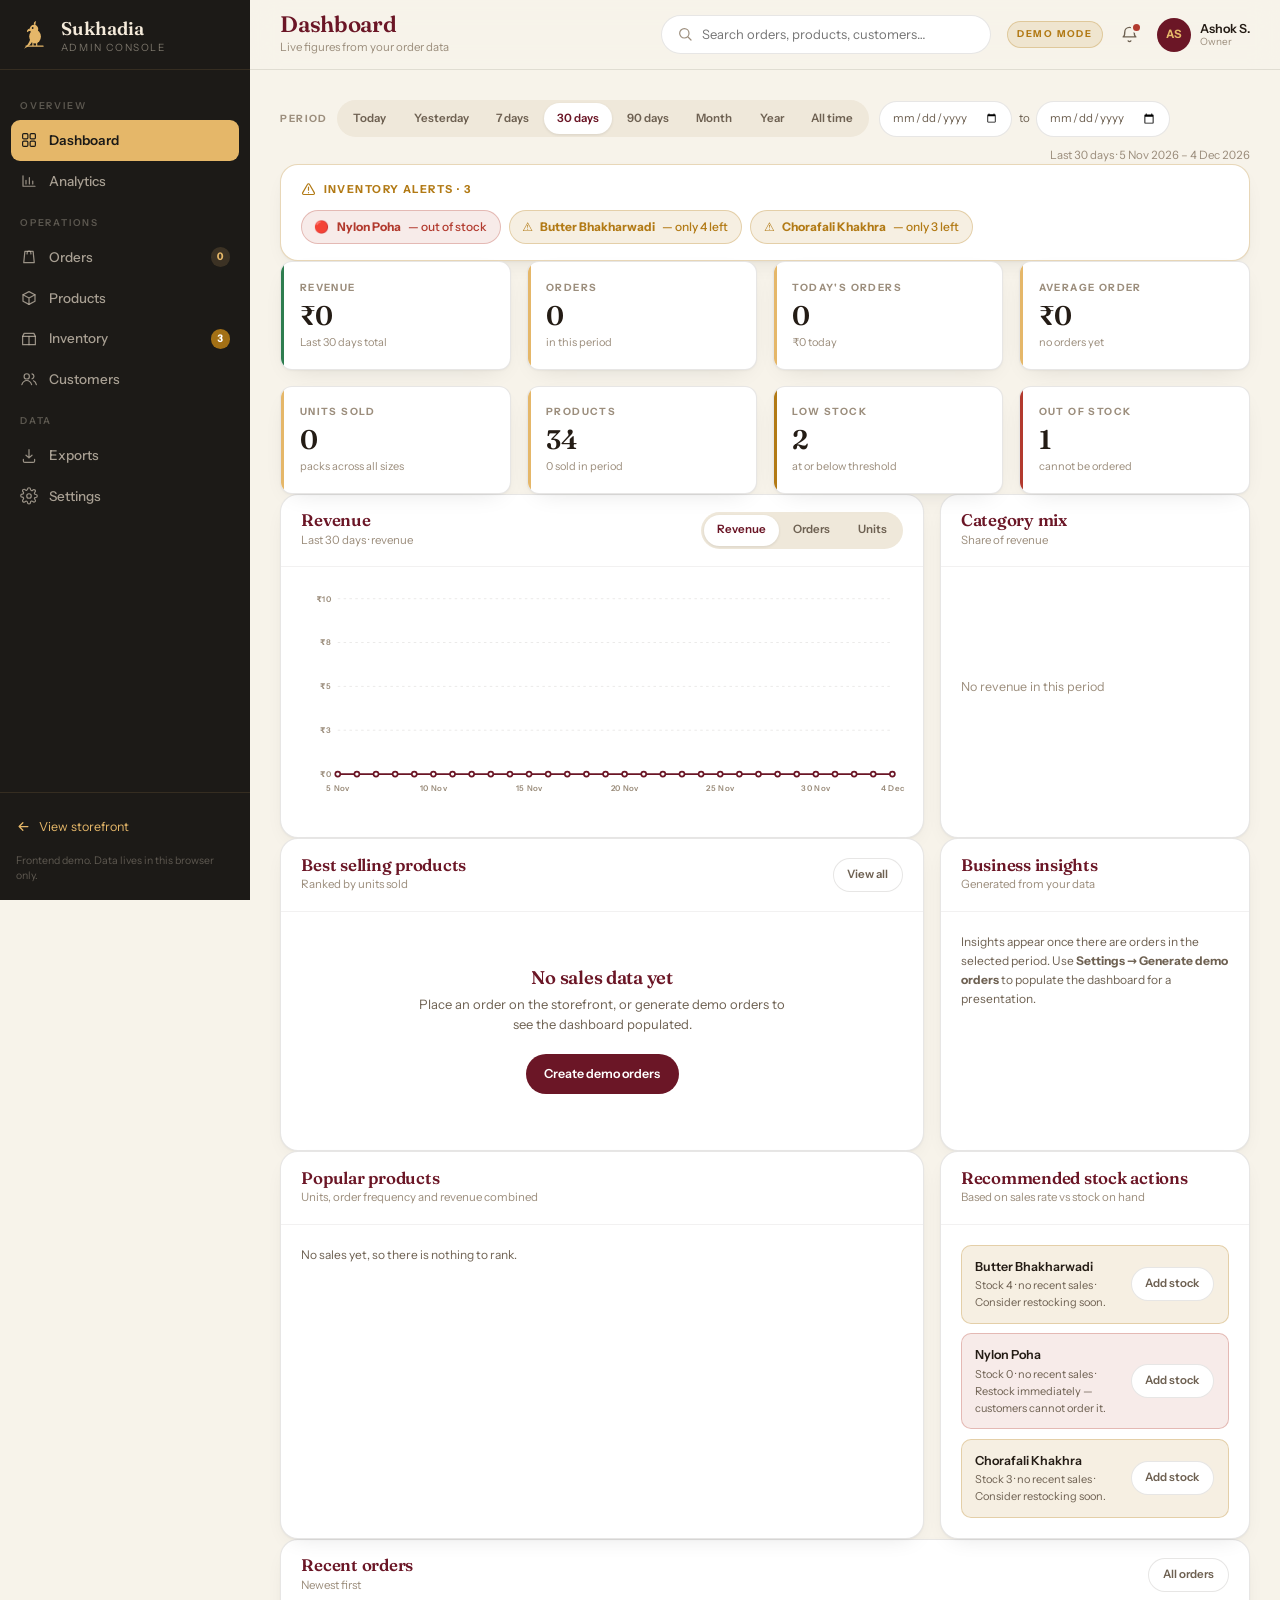
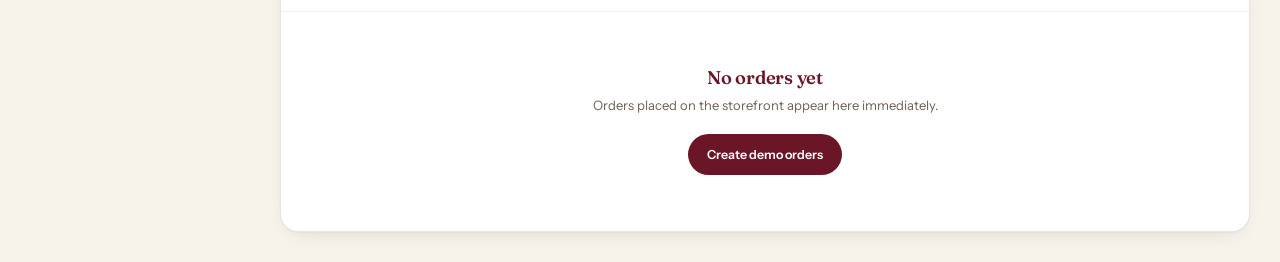
<file: admin.html>
<!DOCTYPE html>
<html lang="en">
<head>
<meta charset="UTF-8">
<meta name="viewport" content="width=device-width, initial-scale=1">
<title>Sukhadia Foods — Admin Dashboard (Demo)</title>
<meta name="description" content="Demo admin dashboard for Sukhadia Foods: orders, inventory, customers, analytics and Excel export.">
<meta name="robots" content="noindex, nofollow">
<meta name="theme-color" content="#1C1A17">
<link rel="stylesheet" href="assets/fonts/fonts.css">
<link rel="stylesheet" href="admin.css">
<link rel="icon" href="data:image/svg+xml,<svg xmlns='http://www.w3.org/2000/svg' viewBox='0 0 100 100'><rect width='100' height='100' rx='22' fill='%231C1A17'/><circle cx='50' cy='38' r='15' fill='%23E5B769'/><ellipse cx='54' cy='64' rx='19' ry='22' fill='%23E5B769'/><path d='M35 36c-8 2-11 8-9 13 3-4 7-5 11-5-2-3-2-5-2-8z' fill='%23E5B769'/><circle cx='45' cy='34' r='3' fill='%231C1A17'/></svg>">
</head>

<body data-page="admin">
<a class="skip-link" href="#adMain">Skip to content</a>

<div class="ad">
  <!-- ══════════ SIDEBAR ══════════ -->
  <aside class="ad__side" id="adSide" aria-label="Dashboard sections">
    <div class="ad__brand">
      <span class="ad__mark" aria-hidden="true">
        <svg viewBox="0 0 120 120">
          <g fill="currentColor"><path d="M56 74c-4 14-16 26-34 34 12-12 20-22 24-36z"/><ellipse cx="64" cy="62" rx="22" ry="26"/><circle cx="60" cy="34" r="16"/><path d="M60 18c-2-8 2-12 8-14-2 6-2 10-3 15z"/><path d="M45 32c-9 2-13 8-11 14 4-4 8-5 12-5-2-3-2-6-1-9z"/></g>
          <circle cx="55" cy="30" r="3.4" fill="#1C1A17"/>
          <path d="M56 86v10M70 86v10M30 98h64" stroke="currentColor" stroke-width="4.5" stroke-linecap="round" fill="none"/>
        </svg>
      </span>
      <span class="ad__brandtx">
        <b>Sukhadia</b>
        <em>Admin console</em>
      </span>
      <button class="ad__sideclose" id="sideClose" aria-label="Close menu">
        <svg viewBox="0 0 24 24" aria-hidden="true"><path d="M6 6l12 12M18 6L6 18" fill="none" stroke="currentColor" stroke-width="2" stroke-linecap="round"/></svg>
      </button>
    </div>

    <nav class="ad__nav">
      <p class="ad__navlbl">Overview</p>
      <button class="ad__link is-on" data-go="dashboard">
        <svg viewBox="0 0 24 24" aria-hidden="true"><rect x="3.5" y="3.5" width="7" height="7" rx="1.6"/><rect x="13.5" y="3.5" width="7" height="7" rx="1.6"/><rect x="3.5" y="13.5" width="7" height="7" rx="1.6"/><rect x="13.5" y="13.5" width="7" height="7" rx="1.6"/></svg>
        <span>Dashboard</span>
      </button>
      <button class="ad__link" data-go="analytics">
        <svg viewBox="0 0 24 24" aria-hidden="true"><path d="M4 19V5M4 19h16M8 16V11M12.5 16V7.5M17 16v-4"/></svg>
        <span>Analytics</span>
      </button>

      <p class="ad__navlbl">Operations</p>
      <button class="ad__link" data-go="orders">
        <svg viewBox="0 0 24 24" aria-hidden="true"><path d="M6.5 4.5h11l1.5 15h-14z"/><path d="M9.5 8V6.5a2.5 2.5 0 0 1 5 0V8"/></svg>
        <span>Orders</span><em class="ad__count" id="navOrders">0</em>
      </button>
      <button class="ad__link" data-go="products">
        <svg viewBox="0 0 24 24" aria-hidden="true"><path d="M12 3.5l8 4.2v8.6l-8 4.2-8-4.2V7.7z"/><path d="M4 7.7l8 4.3 8-4.3M12 12v8.5"/></svg>
        <span>Products</span>
      </button>
      <button class="ad__link" data-go="inventory">
        <svg viewBox="0 0 24 24" aria-hidden="true"><path d="M3.5 8.5h17v11h-17z"/><path d="M3.5 8.5l2-4h13l2 4M12 8.5v11"/></svg>
        <span>Inventory</span><em class="ad__count ad__count--warn" id="navInv" hidden>0</em>
      </button>
      <button class="ad__link" data-go="customers">
        <svg viewBox="0 0 24 24" aria-hidden="true"><circle cx="9" cy="8.5" r="3.5"/><path d="M2.5 19.5c1.2-3.6 3.6-5.5 6.5-5.5s5.3 1.9 6.5 5.5"/><path d="M16 5.2a3.4 3.4 0 0 1 0 6.6M18 14.4c2 .8 3.2 2.5 3.8 5.1"/></svg>
        <span>Customers</span>
      </button>

      <p class="ad__navlbl">Data</p>
      <button class="ad__link" data-go="exports">
        <svg viewBox="0 0 24 24" aria-hidden="true"><path d="M12 3.5v11M8 11l4 3.5 4-3.5"/><path d="M4.5 16.5v2a2 2 0 0 0 2 2h11a2 2 0 0 0 2-2v-2"/></svg>
        <span>Exports</span>
      </button>
      <button class="ad__link" data-go="settings">
        <svg viewBox="0 0 24 24" aria-hidden="true"><circle cx="12" cy="12" r="3"/><path d="M19.4 14.5a1.7 1.7 0 0 0 .3 1.9l.1.1a2 2 0 1 1-2.8 2.8l-.1-.1a1.7 1.7 0 0 0-2.9 1.2v.2a2 2 0 1 1-4 0v-.1a1.7 1.7 0 0 0-2.9-1.2l-.1.1a2 2 0 1 1-2.8-2.8l.1-.1a1.7 1.7 0 0 0-1.2-2.9H3a2 2 0 1 1 0-4h.1a1.7 1.7 0 0 0 1.2-2.9l-.1-.1a2 2 0 1 1 2.8-2.8l.1.1a1.7 1.7 0 0 0 2.9-1.2V3a2 2 0 1 1 4 0v.1a1.7 1.7 0 0 0 2.9 1.2l.1-.1a2 2 0 1 1 2.8 2.8l-.1.1a1.7 1.7 0 0 0 1.2 2.9H21a2 2 0 1 1 0 4h-.1a1.7 1.7 0 0 0-1.5 1z"/></svg>
        <span>Settings</span>
      </button>
    </nav>

    <div class="ad__sidefoot">
      <a class="ad__back" href="index.html">
        <svg viewBox="0 0 24 24" aria-hidden="true"><path d="M19 12H5M11 18l-6-6 6-6" fill="none" stroke="currentColor" stroke-width="2" stroke-linecap="round" stroke-linejoin="round"/></svg>
        View storefront
      </a>
      <p class="ad__note">Frontend demo. Data lives in this browser only.</p>
    </div>
  </aside>
  <div class="ad__scrim" id="sideScrim"></div>

  <!-- ══════════ MAIN ══════════ -->
  <div class="ad__main">
    <header class="ad__top">
      <button class="ad__burger" id="sideOpen" aria-label="Open menu">
        <svg viewBox="0 0 24 24" aria-hidden="true"><path d="M4 7h16M4 12h16M4 17h16" fill="none" stroke="currentColor" stroke-width="1.9" stroke-linecap="round"/></svg>
      </button>
      <div class="ad__title">
        <h1 id="adH1">Dashboard</h1>
        <p id="adSub">Live figures from demo order data</p>
      </div>

      <div class="ad__search">
        <svg viewBox="0 0 24 24" aria-hidden="true"><circle cx="11" cy="11" r="7" fill="none" stroke="currentColor" stroke-width="1.8"/><path d="M16.5 16.5L21 21" stroke="currentColor" stroke-width="1.8" stroke-linecap="round"/></svg>
        <input type="search" id="adGlobal" placeholder="Search orders, products, customers…" aria-label="Search">
        <div class="ad__sresults" id="adSResults" hidden></div>
      </div>

      <div class="ad__acts">
        <span class="ad__demo" title="This is a demonstration environment">Demo mode</span>
        <button class="ad__ico" id="bellBtn" aria-label="Inventory alerts">
          <svg viewBox="0 0 24 24" aria-hidden="true"><path d="M18 9a6 6 0 1 0-12 0c0 5-2 6-2 6h16s-2-1-2-6z" fill="none" stroke="currentColor" stroke-width="1.7" stroke-linejoin="round"/><path d="M10.3 20a2 2 0 0 0 3.4 0" fill="none" stroke="currentColor" stroke-width="1.7" stroke-linecap="round"/></svg>
          <span class="ad__dot" id="bellDot" hidden></span>
        </button>
        <div class="ad__prof" title="Demo account">
          <span class="ad__avatar">AS</span>
          <span class="ad__profn"><b>Ashok S.</b><em>Owner</em></span>
        </div>
      </div>
    </header>

    <main class="ad__body" id="adMain">
      <!-- ═════ DASHBOARD ═════ -->
      <section class="view" data-view="dashboard">
        <div class="rangebar" id="rangeBarDash"></div>
        <div id="alertBox"></div>
        <div class="kpis" id="kpis"></div>

        <div class="row row--2">
          <article class="panel">
            <header class="panel__h">
              <div><h2>Revenue</h2><p id="revSub">Last 30 days</p></div>
              <div class="seg" id="chartSeg" role="group" aria-label="Chart metric">
                <button class="seg__b is-on" data-metric="revenue">Revenue</button>
                <button class="seg__b" data-metric="orders">Orders</button>
                <button class="seg__b" data-metric="units">Units</button>
              </div>
            </header>
            <div class="panel__b"><div id="chartMain" class="chart"></div></div>
          </article>

          <article class="panel">
            <header class="panel__h"><div><h2>Category mix</h2><p>Share of revenue</p></div></header>
            <div class="panel__b"><div id="chartDonut" class="chart chart--donut"></div></div>
          </article>
        </div>

        <div class="row row--2">
          <article class="panel">
            <header class="panel__h"><div><h2>Best selling products</h2><p>Ranked by units sold</p></div>
              <button class="btn btn--ghost btn--sm" data-go="analytics">View all</button></header>
            <div class="panel__b panel__b--flush"><div id="bestTable"></div></div>
          </article>

          <article class="panel">
            <header class="panel__h"><div><h2>Business insights</h2><p>Generated from your data</p></div></header>
            <div class="panel__b"><div id="insights"></div></div>
          </article>
        </div>

        <div class="row row--2">
          <article class="panel">
            <header class="panel__h"><div><h2>Popular products</h2><p>Units, order frequency and revenue combined</p></div></header>
            <div class="panel__b"><div id="popList"></div></div>
          </article>
          <article class="panel">
            <header class="panel__h"><div><h2>Recommended stock actions</h2><p>Based on sales rate vs stock on hand</p></div></header>
            <div class="panel__b"><div id="stockRec"></div></div>
          </article>
        </div>

        <article class="panel">
          <header class="panel__h"><div><h2>Recent orders</h2><p>Newest first</p></div>
            <button class="btn btn--ghost btn--sm" data-go="orders">All orders</button></header>
          <div class="panel__b panel__b--flush"><div id="recentOrders"></div></div>
        </article>
      </section>

      <!-- ═════ ANALYTICS ═════ -->
      <section class="view" data-view="analytics" hidden>
        <div class="rangebar" id="rangeBarAn"></div>
        <div class="kpis kpis--4" id="anKpis"></div>
        <div class="row row--2">
          <article class="panel">
            <header class="panel__h"><div><h2>Revenue over time</h2><p id="anRevSub"></p></div></header>
            <div class="panel__b"><div id="anChartRev" class="chart"></div></div>
          </article>
          <article class="panel">
            <header class="panel__h"><div><h2>Orders over time</h2><p id="anOrdSub"></p></div></header>
            <div class="panel__b"><div id="anChartOrd" class="chart"></div></div>
          </article>
        </div>
        <div class="row row--2">
          <article class="panel">
            <header class="panel__h"><div><h2>Category performance</h2><p>Units, revenue and share</p></div></header>
            <div class="panel__b"><div id="anCats"></div></div>
          </article>
          <article class="panel">
            <header class="panel__h"><div><h2>Units sold by product</h2><p>Top 10</p></div></header>
            <div class="panel__b"><div id="anBars" class="chart"></div></div>
          </article>
        </div>
        <article class="panel">
          <header class="panel__h"><div><h2>Product performance</h2><p>Every product with sales in this period</p></div>
            <button class="btn btn--gold btn--sm" id="expAnalytics">Export analytics</button></header>
          <div class="panel__b panel__b--flush"><div id="anTable"></div></div>
        </article>
      </section>

      <!-- ═════ ORDERS ═════ -->
      <section class="view" data-view="orders" hidden>
        <div class="toolbar">
          <div class="fieldi">
            <svg viewBox="0 0 24 24" aria-hidden="true"><circle cx="11" cy="11" r="7" fill="none" stroke="currentColor" stroke-width="1.8"/><path d="M16.5 16.5L21 21" stroke="currentColor" stroke-width="1.8" stroke-linecap="round"/></svg>
            <input type="search" id="ordSearch" placeholder="Order ID, customer, phone…" aria-label="Search orders">
          </div>
          <select id="ordStatus" aria-label="Filter by status"><option value="">All statuses</option></select>
          <select id="ordSort" aria-label="Sort orders">
            <option value="new">Newest first</option>
            <option value="old">Oldest first</option>
            <option value="hi">Total: high to low</option>
            <option value="lo">Total: low to high</option>
          </select>
          <button class="btn btn--gold btn--sm" id="expOrders">Export to Excel</button>
        </div>
        <article class="panel"><div class="panel__b panel__b--flush"><div id="ordTable"></div></div></article>
      </section>

      <!-- ═════ PRODUCTS ═════ -->
      <section class="view" data-view="products" hidden>
        <div class="toolbar">
          <div class="fieldi">
            <svg viewBox="0 0 24 24" aria-hidden="true"><circle cx="11" cy="11" r="7" fill="none" stroke="currentColor" stroke-width="1.8"/><path d="M16.5 16.5L21 21" stroke="currentColor" stroke-width="1.8" stroke-linecap="round"/></svg>
            <input type="search" id="prSearch" placeholder="Search products…" aria-label="Search products">
          </div>
          <select id="prCat" aria-label="Filter by category"><option value="">All categories</option></select>
          <select id="prStock" aria-label="Filter by stock">
            <option value="">All stock levels</option>
            <option value="in">In stock</option>
            <option value="low">Low stock</option>
            <option value="out">Out of stock</option>
          </select>
          <select id="prSort" aria-label="Sort products">
            <option value="units">Units sold</option>
            <option value="revenue">Revenue</option>
            <option value="stock">Stock</option>
            <option value="price">Price</option>
            <option value="az">Name A–Z</option>
          </select>
          <button class="btn btn--primary btn--sm" id="prNew">+ New product</button>
        </div>
        <article class="panel"><div class="panel__b panel__b--flush"><div id="prTable"></div></div></article>
      </section>

      <!-- ═════ INVENTORY ═════ -->
      <section class="view" data-view="inventory" hidden>
        <div class="toolbar">
          <div class="fieldi">
            <svg viewBox="0 0 24 24" aria-hidden="true"><circle cx="11" cy="11" r="7" fill="none" stroke="currentColor" stroke-width="1.8"/><path d="M16.5 16.5L21 21" stroke="currentColor" stroke-width="1.8" stroke-linecap="round"/></svg>
            <input type="search" id="invSearch" placeholder="Search inventory…" aria-label="Search inventory">
          </div>
          <div class="seg" id="invSeg" role="group" aria-label="Filter by stock state">
            <button class="seg__b is-on" data-inv="">All</button>
            <button class="seg__b" data-inv="in">In stock</button>
            <button class="seg__b" data-inv="low">Low</button>
            <button class="seg__b" data-inv="out">Out</button>
          </div>
          <button class="btn btn--gold btn--sm" id="expInv">Export inventory</button>
        </div>
        <article class="panel"><div class="panel__b panel__b--flush"><div id="invTable"></div></div></article>
      </section>

      <!-- ═════ CUSTOMERS ═════ -->
      <section class="view" data-view="customers" hidden>
        <div class="kpis kpis--4" id="cuKpis"></div>
        <div class="toolbar">
          <div class="fieldi">
            <svg viewBox="0 0 24 24" aria-hidden="true"><circle cx="11" cy="11" r="7" fill="none" stroke="currentColor" stroke-width="1.8"/><path d="M16.5 16.5L21 21" stroke="currentColor" stroke-width="1.8" stroke-linecap="round"/></svg>
            <input type="search" id="cuSearch" placeholder="Search customers…" aria-label="Search customers">
          </div>
          <select id="cuType" aria-label="Filter by customer type">
            <option value="">All customers</option><option value="New">New</option>
            <option value="Returning">Returning</option><option value="VIP">VIP</option>
          </select>
          <button class="btn btn--gold btn--sm" id="expCust">Export customers</button>
        </div>
        <article class="panel"><div class="panel__b panel__b--flush"><div id="cuTable"></div></div></article>
      </section>

      <!-- ═════ EXPORTS ═════ -->
      <section class="view" data-view="exports" hidden>
        <article class="panel">
          <header class="panel__h"><div><h2>Excel exports</h2><p>Everything below is generated from the data in this browser</p></div></header>
          <div class="panel__b">
            <div class="expgrid">
              <div class="expcard">
                <h3>Complete workbook</h3>
                <p>One <b>.xlsx</b> with seven sheets: Orders, Order Items, Products, Inventory, Customers, Analytics and Category Sales.</p>
                <p class="expcard__f">sukhadia-orders.xlsx</p>
                <button class="btn btn--gold" id="expAll">Export to Excel</button>
              </div>
              <div class="expcard">
                <h3>Analytics workbook</h3>
                <p>Best sellers, popular products, category revenue, headline totals and inventory status.</p>
                <p class="expcard__f">sukhadia-analytics.xlsx</p>
                <button class="btn btn--gold" id="expAn2">Export analytics</button>
              </div>
              <div class="expcard">
                <h3>Orders only</h3>
                <p>A flat order list for accounting — one row per order.</p>
                <p class="expcard__f">sukhadia-orders-flat.xlsx</p>
                <button class="btn btn--ghost" id="expFlat">Export orders</button>
              </div>
              <div class="expcard">
                <h3>Inventory only</h3>
                <p>Current stock, thresholds, units sold and status per product.</p>
                <p class="expcard__f">sukhadia-inventory.xlsx</p>
                <button class="btn btn--ghost" id="expInv2">Export inventory</button>
              </div>
            </div>
            <p class="hint" id="expHint"></p>
          </div>
        </article>
      </section>

      <!-- ═════ SETTINGS ═════ -->
      <section class="view" data-view="settings" hidden>
        <div class="row row--2">
          <article class="panel">
            <header class="panel__h"><div><h2>Demo data</h2><p>Populate the dashboard for a presentation</p></div></header>
            <div class="panel__b">
              <p class="hint">Demo orders are clearly flagged <span class="badge badge--demo">Demo</span> in the orders table and in every export. Orders you place yourself through the storefront are never flagged, so the two never get confused.</p>
              <div class="btnrow">
                <button class="btn btn--primary" id="genDemo">Generate demo orders</button>
                <button class="btn btn--ghost" id="clearDemo">Clear demo data</button>
                <button class="btn btn--danger" id="resetAll">Reset everything</button>
              </div>
              <label class="fld2">
                <span>How many demo orders?</span>
                <input type="number" id="demoCount" value="48" min="5" max="150" step="1">
              </label>
            </div>
          </article>

          <article class="panel">
            <header class="panel__h"><div><h2>Inventory rules</h2><p>When to flag a product</p></div></header>
            <div class="panel__b">
              <label class="fld2">
                <span>Low-stock threshold (units)</span>
                <input type="number" id="setThreshold" min="1" max="99" step="1">
              </label>
              <p class="hint">Products at or below this number are flagged <b>Low stock</b>; zero is flagged <b>Out of stock</b> and cannot be ordered on the storefront.</p>
              <button class="btn btn--primary" id="saveThreshold">Save threshold</button>
            </div>
          </article>
        </div>

        <article class="panel panel--warn">
          <header class="panel__h"><div><h2>Before this goes live</h2><p>Please read</p></div></header>
          <div class="panel__b">
            <p class="hint hint--lg">This is a <b>demo dashboard</b>. All data is stored locally in this browser using <code>localStorage</code> — nothing is sent anywhere, nothing is shared between devices, and there is no login. Clearing your browser data deletes it.</p>
            <p class="hint hint--lg">A production deployment requires a secure backend, authenticated admin accounts with roles, a real database, server-side validation, audit logging and encrypted backups. Do not use this build to run the business.</p>
          </div>
        </article>
      </section>
    </main>
  </div>
</div>

<!-- ══════════ ORDER DRAWER ══════════ -->
<aside class="drawer" id="ordDrawer" aria-hidden="true">
  <div class="drawer__panel" role="dialog" aria-modal="true" aria-labelledby="drTitle">
    <header class="drawer__top">
      <div><h2 id="drTitle">Order</h2><p id="drSub"></p></div>
      <button class="ad__ico" id="drClose" aria-label="Close order">
        <svg viewBox="0 0 24 24" aria-hidden="true"><path d="M6 6l12 12M18 6L6 18" fill="none" stroke="currentColor" stroke-width="1.9" stroke-linecap="round"/></svg>
      </button>
    </header>
    <div class="drawer__body" id="drBody"></div>
    <footer class="drawer__foot" id="drFoot"></footer>
  </div>
  <div class="drawer__scrim" data-close-drawer></div>
</aside>

<!-- ══════════ STOCK MODAL ══════════ -->
<div class="modal" id="stockModal" aria-hidden="true">
  <div class="modal__box" role="dialog" aria-modal="true" aria-labelledby="smTitle">
    <header class="modal__top">
      <h2 id="smTitle">Add stock</h2>
      <button class="ad__ico" id="smClose" aria-label="Close">
        <svg viewBox="0 0 24 24" aria-hidden="true"><path d="M6 6l12 12M18 6L6 18" fill="none" stroke="currentColor" stroke-width="1.9" stroke-linecap="round"/></svg>
      </button>
    </header>
    <form class="modal__body" id="smForm">
      <div class="smprod" id="smProd"></div>
      <div class="smgrid">
        <label class="fld2"><span>Current stock</span><input type="number" id="smCur" readonly></label>
        <label class="fld2"><span>Add quantity</span><input type="number" id="smAdd" value="20" step="1"></label>
        <label class="fld2"><span>New stock</span><input type="number" id="smNew" readonly class="is-hi"></label>
        <label class="fld2"><span>Low-stock threshold</span><input type="number" id="smThr" min="0" step="1"></label>
      </div>
      <p class="hint">Set “Add quantity” to a negative number to correct an over-count.</p>
      <div class="btnrow">
        <button class="btn btn--primary" type="submit">Update inventory</button>
        <button class="btn btn--ghost" type="button" id="smCancel">Cancel</button>
      </div>
    </form>
  </div>
  <div class="modal__scrim" data-close-modal></div>
</div>

<!-- ══════════ PRODUCT MODAL ══════════ -->
<div class="modal" id="prodModal" aria-hidden="true">
  <div class="modal__box modal__box--wide" role="dialog" aria-modal="true" aria-labelledby="pmTitle">
    <header class="modal__top">
      <h2 id="pmTitle">New product</h2>
      <button class="ad__ico" id="pmClose" aria-label="Close">
        <svg viewBox="0 0 24 24" aria-hidden="true"><path d="M6 6l12 12M18 6L6 18" fill="none" stroke="currentColor" stroke-width="1.9" stroke-linecap="round"/></svg>
      </button>
    </header>
    <form class="modal__body" id="pmForm" novalidate>
      <div class="pmrow">
        <div class="pmpreview"><img id="pmPreview" src="assets/images/p-kaju-katli.jpg" alt=""></div>
        <div class="pmfields">
          <label class="fld2"><span>Product name</span>
            <input type="text" id="pmName" placeholder="e.g. Mohanthal" autocomplete="off">
            <em class="fld2__err" id="pmNameErr"></em>
          </label>
          <div class="smgrid">
            <label class="fld2"><span>Category</span><select id="pmCat"></select></label>
            <label class="fld2"><span>Price for 250 g (₹)</span>
              <input type="number" id="pmPrice" min="1" step="1" placeholder="250">
              <em class="fld2__err" id="pmPriceErr"></em>
            </label>
          </div>
        </div>
      </div>

      <label class="fld2"><span>Description</span>
        <textarea id="pmDesc" rows="2" placeholder="One line the shopper reads on the product card."></textarea>
      </label>

      <div class="smgrid">
        <label class="fld2"><span>Main photo</span><select id="pmImg"></select></label>
        <label class="fld2"><span>Hover photo (optional)</span><select id="pmImg2"></select></label>
        <label class="fld2"><span>Opening stock</span><input type="number" id="pmStock" min="0" step="1" value="20"></label>
        <label class="fld2"><span>Low-stock threshold</span><input type="number" id="pmThr" min="0" step="1" value="5"></label>
      </div>

      <label class="pmcheck">
        <input type="checkbox" id="pmBest">
        <span>Show the <b>Bestseller</b> tag on this product's card. The home page rail features the top 8 by popularity.</span>
      </label>

      <p class="hint" id="pmHint">Prices for 500 g and 1 kg are calculated from the 250 g price.</p>

      <div class="btnrow">
        <button class="btn btn--primary" type="submit" id="pmSave">Save product</button>
        <button class="btn btn--ghost" type="button" id="pmCancel">Cancel</button>
        <button class="btn btn--danger" type="button" id="pmDelete" hidden>Delete product</button>
      </div>
    </form>
  </div>
  <div class="modal__scrim" data-close-prod></div>
</div>

<div class="toasts" id="toasts" role="status" aria-live="polite"></div>

<script src="assets/vendor/xlsx.full.min.js"></script>
<script src="script.js"></script>
<script src="admin.js"></script>
</body>
</html>
<!-- <h1>sparrow</h1> -->
</file>
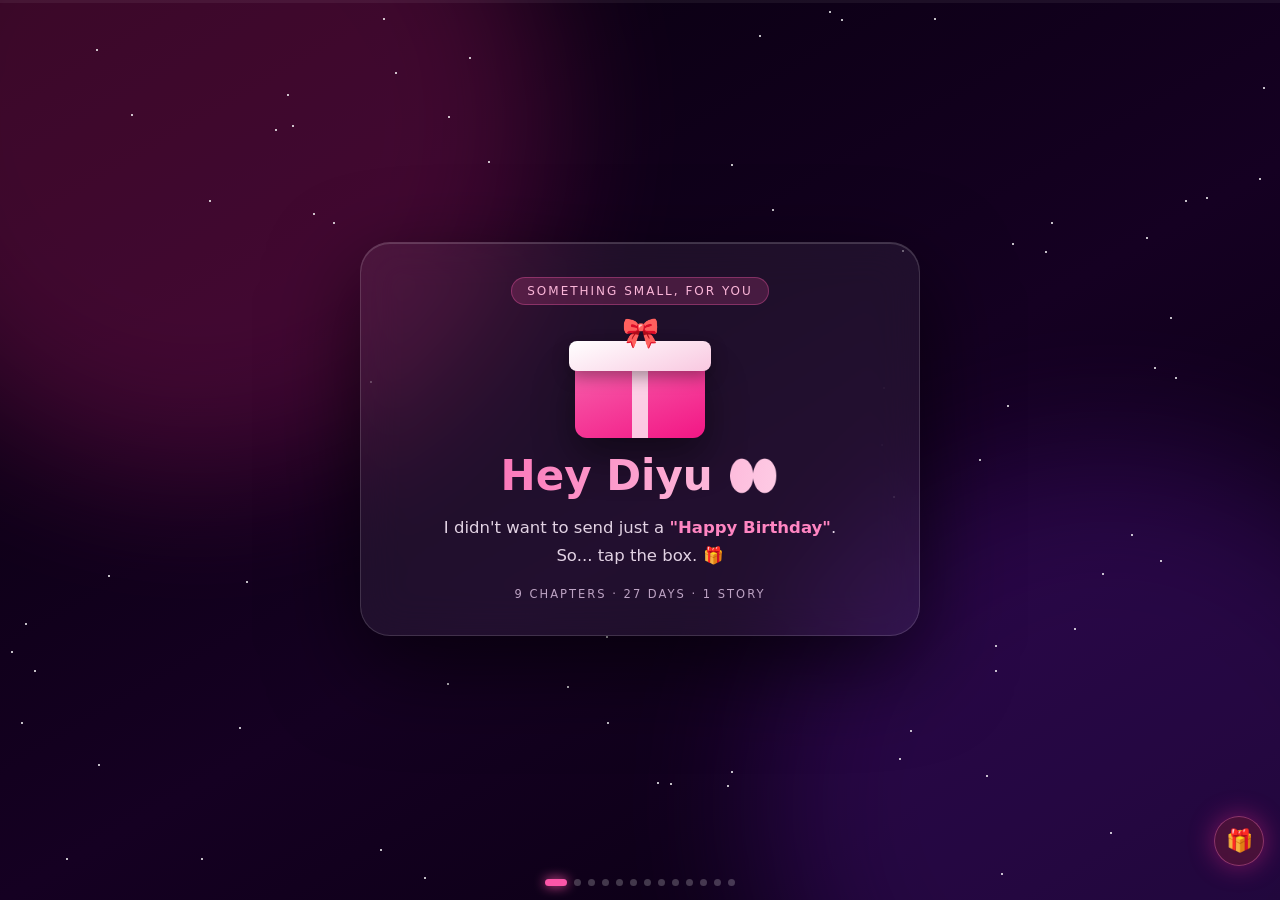
<file: test_d.html>
<!DOCTYPE html>
<html lang="en">

<head>
  <meta charset="UTF-8">
  <meta name="viewport" content="width=device-width, initial-scale=1.0">

  <title>For My Diyu ❤️</title>

  <style>
    /* =====================================================
       BASE
    ===================================================== */

    :root {
      --h: 330;                       /* accent hue — changes per chapter */
      --accent: hsl(var(--h) 95% 66%);
      --accent-soft: hsl(var(--h) 95% 66% / 0.18);
      --ink: #f6e9f4;
      --muted: #bda3c4;
    }

    * {
      margin: 0;
      padding: 0;
      box-sizing: border-box;
    }

    html, body {
      width: 100%;
      height: 100%;
    }

    body {
      overflow: hidden;
      background: #06000c;
      color: var(--ink);
      font-family: "Segoe UI", system-ui, -apple-system, Arial, sans-serif;
      -webkit-font-smoothing: antialiased;
    }


    /* =====================================================
       BACKGROUND
    ===================================================== */

    .bg {
      position: fixed;
      inset: 0;
      overflow: hidden;
      background: linear-gradient(150deg, #06000c, #150022 55%, #07000f);
    }

    .blob {
      position: absolute;
      width: 55vmax;
      height: 55vmax;
      border-radius: 50%;
      filter: blur(70px);
      opacity: 0.5;
      transition: background 1s ease;
    }

    .blob.one {
      top: -18vmax;
      left: -12vmax;
      background: hsl(var(--h) 90% 55% / 0.45);
      animation: drift 16s ease-in-out infinite;
    }

    .blob.two {
      bottom: -20vmax;
      right: -14vmax;
      background: hsl(calc(var(--h) - 60) 90% 55% / 0.4);
      animation: drift 20s ease-in-out infinite reverse;
    }

    @keyframes drift {
      0%, 100% { transform: translate(0, 0) scale(1); }
      50%      { transform: translate(6vmax, 4vmax) scale(1.12); }
    }

    .star {
      position: absolute;
      width: 2px;
      height: 2px;
      border-radius: 50%;
      background: #fff;
      animation: twinkle 2.4s infinite alternate;
    }

    @keyframes twinkle {
      from { opacity: 0.1;  transform: scale(0.5); }
      to   { opacity: 0.95; transform: scale(1.6); }
    }


    /* =====================================================
       PROGRESS + DOTS
    ===================================================== */

    .progress {
      position: fixed;
      top: 0; left: 0;
      width: 100%;
      height: 3px;
      z-index: 40;
      background: rgba(255, 255, 255, 0.06);
    }

    .progress-fill {
      width: 0;
      height: 100%;
      background: linear-gradient(90deg, var(--accent), #fff);
      box-shadow: 0 0 14px var(--accent);
      transition: width 0.45s cubic-bezier(.4, 1.4, .5, 1);
    }

    .dots {
      position: fixed;
      bottom: 14px;
      left: 0;
      width: 100%;
      z-index: 40;
      display: flex;
      justify-content: center;
      gap: 7px;
      pointer-events: auto;
    }

    .dot {
      width: 7px;
      height: 7px;
      padding: 0;
      border: none;
      border-radius: 50%;
      cursor: pointer;
      background: rgba(255, 255, 255, 0.22);
      transition: 0.35s;
    }

    .dot.on {
      width: 22px;
      border-radius: 6px;
      background: var(--accent);
      box-shadow: 0 0 12px var(--accent);
    }


    /* =====================================================
       CARD
    ===================================================== */

    .stage {
      position: relative;
      z-index: 10;
      width: 100%;
      height: 100vh;
      display: flex;
      align-items: center;
      justify-content: center;
      padding: 20px 16px 42px;
      perspective: 1100px;
    }

    .card {
      width: 100%;
      max-width: 560px;
      max-height: 88vh;
      overflow-y: auto;
      text-align: center;
      padding: 34px 26px;
      border-radius: 30px;
      background: rgba(255, 255, 255, 0.06);
      backdrop-filter: blur(22px);
      -webkit-backdrop-filter: blur(22px);
      border: 1px solid rgba(255, 255, 255, 0.14);
      box-shadow:
        0 30px 90px rgba(0, 0, 0, 0.6),
        inset 0 1px 0 rgba(255, 255, 255, 0.16);
      transform-style: preserve-3d;
      transition: transform 0.25s ease-out;
      animation: cardIn 1s cubic-bezier(.2, .9, .3, 1.2);
    }

    .card::-webkit-scrollbar { width: 0; }

    @keyframes cardIn {
      from { opacity: 0; transform: translateY(50px) scale(0.9); }
      to   { opacity: 1; transform: none; }
    }


    /* =====================================================
       SCREENS + STAGGER
    ===================================================== */

    .screen { display: none; }
    .screen.active { display: block; }

    .screen.active > * {
      animation: rise 0.55s cubic-bezier(.2, .9, .3, 1.15) both;
    }

    .screen.active > *:nth-child(1) { animation-delay: 0.02s; }
    .screen.active > *:nth-child(2) { animation-delay: 0.09s; }
    .screen.active > *:nth-child(3) { animation-delay: 0.16s; }
    .screen.active > *:nth-child(4) { animation-delay: 0.23s; }
    .screen.active > *:nth-child(5) { animation-delay: 0.30s; }
    .screen.active > *:nth-child(6) { animation-delay: 0.37s; }

    @keyframes rise {
      from { opacity: 0; transform: translateY(22px) scale(0.96); }
      to   { opacity: 1; transform: none; }
    }


    /* =====================================================
       TEXT
    ===================================================== */

    .chip {
      display: inline-block;
      padding: 6px 15px;
      border-radius: 40px;
      font-size: 12px;
      letter-spacing: 2px;
      text-transform: uppercase;
      color: hsl(var(--h) 90% 85%);
      background: var(--accent-soft);
      border: 1px solid hsl(var(--h) 90% 66% / 0.35);
    }

    h1 {
      margin-top: 14px;
      font-size: 42px;
      line-height: 1.15;
      background: linear-gradient(100deg, var(--accent), #fff 45%, var(--accent));
      background-size: 250% 100%;
      -webkit-background-clip: text;
      background-clip: text;
      color: transparent;
      animation: shimmer 5s linear infinite;
    }

    @keyframes shimmer {
      to { background-position: 250% 0; }
    }

    h2 {
      margin-top: 14px;
      font-size: 27px;
      line-height: 1.3;
      color: #fff;
    }

    p {
      margin-top: 14px;
      font-size: 16.5px;
      line-height: 1.65;
      color: #e2d2e4;
    }

    .hl {
      color: hsl(var(--h) 100% 76%);
      font-weight: 700;
    }

    .tiny {
      margin-top: 18px;
      font-size: 11.5px;
      letter-spacing: 2px;
      text-transform: uppercase;
      color: var(--muted);
    }


    /* =====================================================
       ORB ICON
    ===================================================== */

    .orb {
      width: 116px;
      height: 116px;
      margin: 22px auto 4px;
      display: grid;
      place-items: center;
      border-radius: 50%;
      background: radial-gradient(circle at 35% 30%, hsl(var(--h) 90% 60% / .35), transparent 65%);
      border: 1px solid hsl(var(--h) 90% 70% / 0.3);
      box-shadow: 0 0 45px hsl(var(--h) 90% 60% / 0.35);
    }

    .orb span {
      font-size: 56px;
      animation: float 3.2s ease-in-out infinite;
    }

    @keyframes float {
      0%, 100% { transform: translateY(0)     rotate(-3deg); }
      50%      { transform: translateY(-11px) rotate(3deg); }
    }

    .beat {
      display: inline-block;
      font-size: 76px;
      animation: beat 1.15s infinite;
    }

    @keyframes beat {
      0%, 100% { transform: scale(1); }
      45%      { transform: scale(1.2); }
    }


    /* =====================================================
       BUTTONS
    ===================================================== */

    .btn {
      margin-top: 22px;
      padding: 14px 28px;
      border: none;
      border-radius: 40px;
      cursor: pointer;
      color: #fff;
      font: 600 15.5px/1 inherit;
      font-family: inherit;
      background: linear-gradient(135deg, var(--accent), hsl(calc(var(--h) + 25) 95% 72%));
      box-shadow: 0 10px 30px hsl(var(--h) 90% 55% / 0.4);
      transition: transform 0.25s, box-shadow 0.25s, filter 0.25s;
    }

    .btn:hover {
      transform: translateY(-3px) scale(1.04);
      box-shadow: 0 16px 40px hsl(var(--h) 90% 55% / 0.6);
    }

    .btn:active { transform: scale(0.97); }

    .btn:disabled { opacity: 0.5; cursor: default; }

    .ghost {
      padding: 11px 16px;
      color: var(--muted);
      background: transparent;
      border: 1px solid rgba(255, 255, 255, 0.18);
      box-shadow: none;
      font-weight: 500;
      font-size: 14px;
    }

    .ghost:hover {
      transform: none;
      background: rgba(255, 255, 255, 0.08);
      box-shadow: none;
      color: #fff;
    }

    .nav {
      display: flex;
      gap: 10px;
      align-items: center;
      justify-content: center;
      flex-wrap: wrap;
      margin-top: 4px;
    }

    .nav .ghost { margin-top: 22px; }


    /* =====================================================
       SECRET REVEAL
    ===================================================== */

    .secret {
      display: block;
      width: 100%;
      margin-top: 18px;
      padding: 15px 18px;
      border-radius: 18px;
      cursor: pointer;
      font: 500 15px/1.55 inherit;
      font-family: inherit;
      color: hsl(var(--h) 80% 88%);
      background: rgba(255, 255, 255, 0.05);
      border: 1px dashed hsl(var(--h) 90% 70% / 0.45);
      transition: 0.3s;
    }

    .secret:hover {
      background: var(--accent-soft);
      transform: translateY(-2px);
    }

    .secret.open {
      cursor: default;
      border-style: solid;
      background: var(--accent-soft);
      animation: pop 0.5s cubic-bezier(.2, 1.6, .4, 1);
    }

    @keyframes pop {
      0%   { transform: scale(0.9)  rotate(-1.5deg); }
      60%  { transform: scale(1.04) rotate(1deg); }
      100% { transform: none; }
    }


    /* =====================================================
       GIFT BOX (intro)
    ===================================================== */

    .gift {
      position: relative;
      width: 130px;
      height: 105px;
      margin: 28px auto 10px;
      cursor: pointer;
      animation: nudge 2.2s ease-in-out infinite;
    }

    @keyframes nudge {
      0%, 82%, 100% { transform: rotate(0) scale(1); }
      86%           { transform: rotate(-6deg) scale(1.05); }
      92%           { transform: rotate(6deg)  scale(1.05); }
    }

    .gift-box {
      position: absolute;
      bottom: 0;
      width: 130px;
      height: 78px;
      border-radius: 8px 8px 12px 12px;
      background: linear-gradient(160deg, hsl(var(--h) 90% 68%), hsl(var(--h) 90% 52%));
      box-shadow: 0 18px 40px rgba(0, 0, 0, 0.45);
    }

    .gift-box::after {
      content: "";
      position: absolute;
      left: 50%;
      top: 0;
      width: 16px;
      height: 100%;
      transform: translateX(-50%);
      background: rgba(255, 255, 255, 0.75);
    }

    .gift-lid {
      position: absolute;
      top: 8px;
      left: -6px;
      width: 142px;
      height: 30px;
      border-radius: 8px;
      background: linear-gradient(160deg, #fff, hsl(var(--h) 80% 88%));
      box-shadow: 0 6px 16px rgba(0, 0, 0, 0.35);
      transition: transform 0.75s cubic-bezier(.3, 1.5, .5, 1), opacity 0.75s;
    }

    .gift-bow {
      position: absolute;
      top: -18px;
      left: 0;
      width: 100%;
      text-align: center;
      font-size: 30px;
      transition: transform 0.75s, opacity 0.75s;
    }

    .gift.open { animation: none; cursor: default; }
    .gift.open .gift-lid { transform: translateY(-120px) rotate(-24deg); opacity: 0; }
    .gift.open .gift-bow { transform: translateY(-160px) rotate(30deg); opacity: 0; }


    /* =====================================================
       COUNTERS (recap)
    ===================================================== */

    .counters {
      display: flex;
      gap: 10px;
      justify-content: center;
      margin-top: 24px;
    }

    .count {
      flex: 1;
      padding: 16px 8px;
      border-radius: 18px;
      background: rgba(255, 255, 255, 0.05);
      border: 1px solid rgba(255, 255, 255, 0.1);
    }

    .count b {
      display: block;
      font-size: 32px;
      color: hsl(var(--h) 100% 78%);
      text-shadow: 0 0 22px hsl(var(--h) 90% 60% / 0.6);
    }

    .count i {
      font-size: 11px;
      font-style: normal;
      letter-spacing: 1.5px;
      text-transform: uppercase;
      color: var(--muted);
    }

    .mini {
      margin-top: 22px;
      text-align: left;
      font-size: 14px;
      line-height: 1.5;
      color: #e6d7e6;
    }

    .mini div {
      padding: 7px 0 7px 20px;
      position: relative;
      border-left: 2px solid hsl(var(--h) 90% 60% / 0.3);
    }

    .mini div::before {
      content: "";
      position: absolute;
      left: -5px;
      top: 12px;
      width: 9px;
      height: 9px;
      border-radius: 50%;
      background: var(--accent);
      box-shadow: 0 0 10px var(--accent);
    }

    .mini div:last-child { border-left-color: transparent; }

    .mini b {
      color: var(--muted);
      font-size: 11.5px;
      letter-spacing: 1.5px;
      text-transform: uppercase;
    }


    /* =====================================================
       CAKE
    ===================================================== */

    /* top margin clears the candles + flames sticking out above the cake */
    .cake-wrap { margin: 94px 0 6px; }

    .cake {
      position: relative;
      width: 175px;
      height: 96px;
      margin: 0 auto;
      background: linear-gradient(hsl(var(--h) 90% 76%), hsl(var(--h) 85% 62%));
      border-radius: 14px 14px 18px 18px;
      box-shadow: 0 16px 34px rgba(0, 0, 0, 0.4);
      cursor: pointer;
    }

    .cake::before {
      content: "";
      position: absolute;
      left: 0;
      top: -16px;
      width: 175px;
      height: 34px;
      border-radius: 50%;
      background: #fff3f9;
    }

    .cake::after {
      content: "♡ ♡ ♡";
      position: absolute;
      left: 0;
      right: 0;
      bottom: 18px;
      font-size: 17px;
      color: hsl(var(--h) 90% 90%);
    }

    .candle {
      position: absolute;
      top: -54px;
      width: 12px;
      height: 42px;
      border-radius: 5px;
      background: repeating-linear-gradient(45deg,
        #ffd166 0 5px, hsl(var(--h) 90% 78%) 5px 10px);
    }

    .candle:nth-child(1) { left: 44px; }
    .candle:nth-child(2) { left: 82px; }
    .candle:nth-child(3) { left: 120px; }

    .flame {
      position: absolute;
      top: -22px;
      left: -1px;
      width: 15px;
      height: 22px;
      background: #ffb703;
      box-shadow: 0 0 18px #ff9d00;
      border-radius: 50% 50% 50% 0;
      transform: rotate(-45deg);
      animation: flame 0.55s infinite alternate;
      transition: transform 0.4s, opacity 0.4s;
    }

    @keyframes flame {
      from { transform: rotate(-45deg) scale(0.8); }
      to   { transform: rotate(-45deg) scale(1.15); }
    }

    .flame.out {
      animation: none;
      opacity: 0;
      transform: rotate(-45deg) translateY(-26px) scale(0.3);
    }


    /* =====================================================
       TYPED NOTE
    ===================================================== */

    .note {
      margin-top: 16px;
      padding: 20px;
      min-height: 200px;
      text-align: left;
      border-radius: 20px;
      background: rgba(255, 255, 255, 0.045);
      border: 1px solid rgba(255, 255, 255, 0.09);
      font-size: 15.5px;
      line-height: 1.6;
      white-space: pre-line;
      color: #f2e6f2;
    }

    /* the note is the tallest screen — keep it on one screenful */
    #screenNote .beat { font-size: 52px; }

    .cursor {
      display: inline-block;
      width: 2px;
      height: 17px;
      margin-left: 2px;
      vertical-align: middle;
      background: var(--accent);
      animation: blink 0.7s infinite;
    }

    .cursor.done { display: none; }

    @keyframes blink { 50% { opacity: 0; } }


    /* =====================================================
       FLOATERS / CONFETTI / TOAST
    ===================================================== */

    .floater {
      position: fixed;
      bottom: -40px;
      z-index: 5;
      pointer-events: none;
      animation: rise-up 6s linear forwards;
    }

    @keyframes rise-up {
      to { transform: translateY(-112vh) rotate(360deg); opacity: 0; }
    }

    .confetti {
      position: fixed;
      top: -30px;
      z-index: 35;
      pointer-events: none;
      animation: fall 3.6s linear forwards;
    }

    @keyframes fall {
      to { transform: translateY(112vh) rotate(720deg); opacity: 0; }
    }

    .spark {
      position: fixed;
      z-index: 45;
      pointer-events: none;
      animation: spark 0.9s ease-out forwards;
    }

    @keyframes spark {
      to { transform: translate(var(--x), var(--y)) scale(0.2); opacity: 0; }
    }

    .toast {
      position: fixed;
      top: 22px;
      left: 50%;
      z-index: 60;
      max-width: 86vw;
      padding: 12px 20px;
      border-radius: 40px;
      font-size: 14.5px;
      color: #fff;
      background: hsl(var(--h) 60% 20% / 0.85);
      border: 1px solid hsl(var(--h) 90% 70% / 0.4);
      backdrop-filter: blur(10px);
      box-shadow: 0 14px 40px rgba(0, 0, 0, 0.5);
      transform: translate(-50%, -26px);
      opacity: 0;
      pointer-events: none;
      transition: 0.4s cubic-bezier(.2, 1.5, .4, 1);
    }

    .toast.show { transform: translate(-50%, 0); opacity: 1; }

    .surprise-btn {
      position: fixed;
      right: 16px;
      bottom: 34px;
      z-index: 50;
      width: 50px;
      height: 50px;
      padding: 0;
      font-size: 22px;
      border-radius: 50%;
      cursor: pointer;
      border: 1px solid hsl(var(--h) 90% 70% / 0.4);
      background: hsl(var(--h) 60% 22% / 0.7);
      backdrop-filter: blur(10px);
      box-shadow: 0 0 26px hsl(var(--h) 90% 55% / 0.45);
      transition: transform 0.25s;
      animation: nudge 3.5s ease-in-out infinite;
    }

    .surprise-btn:hover { transform: scale(1.12); }


    /* =====================================================
       MOBILE
    ===================================================== */

    @media (max-width: 600px) {
      .card { padding: 28px 18px; max-height: 86vh; }
      h1 { font-size: 32px; }
      h2 { font-size: 23px; }
      p  { font-size: 15px; }
      .orb { width: 96px; height: 96px; }
      .orb span { font-size: 46px; }
      .beat { font-size: 62px; }
      .count b { font-size: 26px; }
      .cake { transform: scale(0.9); }
      .note { font-size: 15px; min-height: 200px; }
    }


    /* =====================================================
       REDUCED MOTION
    ===================================================== */

    @media (prefers-reduced-motion: reduce) {
      *, *::before, *::after {
        animation-duration: 0.01ms !important;
        animation-iteration-count: 1 !important;
        transition-duration: 0.01ms !important;
      }
    }
  </style>
</head>


<body>

  <!-- BACKGROUND -->
  <div class="bg" id="bg">
    <div class="blob one"></div>
    <div class="blob two"></div>
  </div>

  <!-- PROGRESS -->
  <div class="progress">
    <div class="progress-fill" id="progressFill"></div>
  </div>


  <div class="stage">
    <div class="card" id="card">


      <!-- 0 — INTRO ------------------------------------ -->
      <section class="screen active" data-hue="330" data-nav="off">

        <div class="chip">Something small, for you</div>

        <div class="gift" id="gift" onclick="openGift()">
          <div class="gift-box"></div>
          <div class="gift-lid"></div>
          <div class="gift-bow">🎀</div>
        </div>

        <h1>Hey Diyu 👀</h1>

        <p>
          I didn't want to send just a
          <span class="hl">"Happy Birthday"</span>.
          <br>
          So... tap the box. 🎁
        </p>

        <div class="tiny">9 chapters · 27 days · 1 story</div>

      </section>


      <!-- 1 -------------------------------------------- -->
      <section class="screen" data-hue="330" data-next="And then... 💊">
        <div class="chip">24 May 2026 Sunday</div>
        <div class="orb"><span>📱</span></div>
        <h2>One message. That's all it took.</h2>
        <p>Out of all of Instagram — somehow, you and me.</p>
        <!-- <button class="secret" onclick="reveal(this)"
          data-secret="Secret: I re-read that first chat way more than I'll ever admit. 🙈">
          🔒 Tap for a secret
        </button> -->
      </section>


      <!-- 2 -------------------------------------------- -->
      <section class="screen" data-hue="285" data-next="Next day... ☕">
        <div class="chip">30 May 2026 Saturday</div>
        <div class="orb"><span>💊</span></div>
        <h2>Meet on Medical shop</h2>
        <p>A few minutes at the medical. I remember every one of them.</p>
        <!-- <button class="secret" onclick="reveal(this)"
          data-secret="Secret: I was nervous the whole time. I hid it well. 😅">
          🔒 Tap for a secret
        </button> -->
      </section>


      <!-- 3 -------------------------------------------- -->
      <section class="screen" data-hue="255" data-next="That evening... 🌊">
        <div class="chip">31 May 2026 Sunday</div>
        <div class="orb"><span>☕</span></div>
        <h2>Santushti Shakes 🥤, EME Temple &amp; Sursagar Gajraj Cafe</h2>
        <p>Standing next to you, hands folded, Fatehgunj quiet around us.</p>
        <p>Discover new temple with you and zero reason to go home.</p>
        <!-- <button class="secret" onclick="reveal(this)"
          data-secret="Secret: I forgot what I asked for — I think I'd already got it. ❤️">
          🔒 Tap for a secret
        </button> -->
      </section>


      <!-- 4 -------------------------------------------- -->
      <!-- <section class="screen" data-hue="200" data-next="Then the nights... 🌙">
        <div class="chip">31 May </div>
        <div class="orb"><span>🌊</span></div>
        <h2>Sursagar &amp; Gajraj Cafe</h2>
        <p>Lights on the water, coffee, and zero reason to go home.</p>
        <button class="secret" onclick="reveal(this)"
          data-secret="Secret: that's the evening I stopped checking the time. ☕">
          🔒 Tap for a secret
        </button>
      </section> -->


      <!-- 5 -------------------------------------------- -->
      <section class="screen" data-hue="265" data-next="Again the next day... 🚉">
        <div class="chip">05 June Friday</div>
        <div class="orb"><span>🌙</span></div>
        <h2>"Just for See Face & Time pass" 😄</h2>
        <p>You picked 🛵 me up from my parking. No plan, no destination.</p>
        <!-- <button class="secret" onclick="reveal(this)"
          data-secret="Secret: best 'no plan' of my life. 🛵">
          🔒 Tap for a secret
        </button> -->
      </section>


      <!-- 6 -------------------------------------------- -->
      <section class="screen" data-hue="150" data-next="Now the best one... 🤗">
        <div class="chip">06 June Sunday</div>
        <div class="orb"><span>🚉</span></div>
        <h2>Pratapnagar Station &amp; Sayaji Garden</h2>
        <p>We met at Sayaji Garden and talked about so many important things, but what I remember most is you putting sunscreen on my face—it was such a nice moment. ❤️</p>
        <!-- <button class="secret" onclick="reveal(this)"
          data-secret="Secret: a habit I'm never breaking. 🌳">
          🔒 Tap for a secret
        </button> -->
      </section>


      <!-- 7 -------------------------------------------- -->
      <section class="screen" data-hue="340" data-next="Food day 🍜">
        <div class="chip">07 June Sunday</div>
        <div class="orb"><span>🤗</span></div>
        <h2>Our first hug ❤️</h2>
        <p>I came to your home for katha prasad. I left with a date I'll never need a reminder for.</p>
        <!-- <button class="secret" onclick="reveal(this)"
          data-secret="Secret: small moment. Changed absolutely everything. 💗">
          🔒 Tap for a secret
        </button> -->
      </section>


      <!-- 8 -------------------------------------------- -->
      <section class="screen" data-hue="30" data-next="One more... ✨">
        <div class="chip">12 June Friday</div>
        <div class="orb"><span>🍜</span></div>
        <h2>Maggi + gulab jamun 🍮 &amp; Kayak's Cafe &amp; Tapovan Temple</h2> 
        <p>Take a day off just for you, visit Kayak’s Café, create an unforgettable memory and a once-in-a-lifetime moment, and discover a new temple together—Tapovan Temple. ❤️</p>
        <!-- <button class="secret" onclick="reveal(this)"
          data-secret="Secret: still the greatest food combo ever invented. 😄">
          🔒 Tap for a secret
        </button> -->
      </section>


      <!-- 9 -------------------------------------------- -->
      <section class="screen" data-hue="310" data-next="See it all together 💫">
        <div class="chip">20 June Sunday</div>
        <div class="orb"><span>✨</span></div>
        <h2>Navapura Police Station opp, Yogini</h2>
        <p>I came just to meet you, even when you said no, waited opposite Navapura Police Station, and brought chocolate to share with you because I knew these were your difficult days.</p>
        <p>Your world and my world stopped being two separate things.</p>
        <!-- <button class="secret" onclick="reveal(this)"
          data-secret="Secret: that's when I knew this wasn't 'random meetings' anymore. ❤️">
          🔒 Tap for a secret
        </button> -->
      </section>


      <!-- 10 — RECAP ----------------------------------- -->
      <section class="screen" id="screenRecap" data-hue="320" data-next="Now... it's your day 🎂">

        <div class="chip">Our story so far</div>

        <div class="counters">
          <div class="count"><b data-to="27">0</b><i>Days</i></div>
          <div class="count"><b data-to="9">0</b><i>Chapters</i></div>
          <div class="count"><b data-to="1">0</b><i>Story</i></div>
        </div>

        <div class="mini">
          <div><b>24 May</b> · 📱 One Instagram message</div>
          <div><b>30 May</b> · 💊 The medical — first look</div>
          <div><b>31 May</b> · 🛕 EME Temple · 🌊 Sursagar · ☕ Gajraj</div>
          <div><b>05 Jun</b> · 🌙 The "time pass" night ride</div>
          <div><b>06 Jun</b> · 🚉 Pratapnagar · 🌳 Kamati Baug</div>
          <div><b>07 Jun</b> · 🤗 Prasad... and our first hug</div>
          <div><b>12 Jun</b> · 🍜 Maggi · ☕ Kayak's · 🛕 Tapovan</div>
          <div><b>20 Jun</b> · ✨ Navapura, with Yogini</div>
        </div>

      </section>


      <!-- 11 — CAKE ------------------------------------ -->
      <section class="screen" id="screenCake" data-hue="335" data-nav="off">

        <div class="chip">Today is all about you</div>

        <div class="cake-wrap">
          <div class="cake" onclick="blowCandles()">
            <div class="candle"><div class="flame"></div></div>
            <div class="candle"><div class="flame"></div></div>
            <div class="candle"><div class="flame"></div></div>
          </div>
        </div>

        <h1>Happy Birthday, Diyu ❤️</h1>  

        <p>Close your eyes. Make a wish. <br>Then blow them out. ✨</p>

        <button class="btn" id="wishBtn" onclick="blowCandles()">Blow the candles 🕯️</button>

      </section>


      <!-- 12 — NOTE ------------------------------------ -->
      <section class="screen" id="screenNote" data-hue="325" data-nav="off">

        <div class="beat">💖</div>

        <h2>From my heart...</h2>

        <div class="note"><span id="noteText"></span><span class="cursor" id="noteCursor"></span></div>

        <div class="nav">
          <button class="btn ghost" id="skipBtn" onclick="skipTyping()">Skip ⏩</button>
          <button class="btn" id="noteNext" onclick="next()" style="display:none">One last thing ❤️</button>
        </div>

      </section>


      <!-- 13 — FINAL ----------------------------------- -->
      <section class="screen" id="screenFinal" data-hue="330" data-nav="off">

        <div class="beat">💗</div>

        <h1>Happy Birthday 🎂</h1>

        <p class="final">
          More smiles, more wins, more silly Maggi days.
          <br>
          And many more dates for
          <span class="hl">our little list</span>. 💕
        </p>

        <!-- <button class="secret" onclick="reveal(this, true)"
          data-secret="P.S. Chapter 10 is already loading... 😉❤️">
          🎁 One more surprise
        </button> -->

        <div class="nav">
          <button class="btn ghost" onclick="replay()">Read it again ↺</button>
        </div>

      </section>


    </div>
  </div>


  <!-- SHARED NAV -->
  <div class="nav" id="nav" style="display:none"></div>

  <div class="dots" id="dots"></div>

  <div class="toast" id="toast"></div>

  <button class="surprise-btn" onclick="surprise()" title="Tap me">🎁</button>


  <script>

    /* =====================================================
       STARS
    ===================================================== */

    const bg = document.getElementById("bg");

    for (let i = 0; i < 70; i++) {
      const s = document.createElement("div");
      s.className = "star";
      s.style.left = Math.random() * 100 + "vw";
      s.style.top = Math.random() * 100 + "vh";
      s.style.animationDelay = Math.random() * 3 + "s";
      bg.appendChild(s);
    }


    /* =====================================================
       NAVIGATION
    ===================================================== */

    const card = document.getElementById("card");
    const screens = Array.from(document.querySelectorAll(".screen"));
    const progressFill = document.getElementById("progressFill");
    const dotsWrap = document.getElementById("dots");
    const root = document.documentElement;

    let current = 0;

    /* the shared next/back row lives inside the card, under the screens */
    const navRow = document.getElementById("nav");
    navRow.innerHTML =
      '<button class="btn ghost" onclick="back()">←</button>' +
      '<button class="btn" id="nextBtn" onclick="next()">Next ✨</button>';
    card.appendChild(navRow);

    const nextBtn = document.getElementById("nextBtn");


    /* dots */
    screens.forEach((_, i) => {
      const d = document.createElement("button");
      d.className = "dot";
      d.onclick = () => go(i);
      dotsWrap.appendChild(d);
    });

    const dots = Array.from(dotsWrap.children);


    function go(index) {

      index = Math.max(0, Math.min(screens.length - 1, index));
      if (index === current) return;

      screens[current].classList.remove("active");
      current = index;

      const screen = screens[current];
      screen.classList.add("active");

      /* accent hue shift — every chapter feels different */
      root.style.setProperty("--h", screen.dataset.hue || 330);

      /* progress + dots */
      progressFill.style.width = (current / (screens.length - 1)) * 100 + "%";
      dots.forEach((d, i) => d.classList.toggle("on", i === current));

      /* shared nav */
      if (screen.dataset.nav === "off") {
        navRow.style.display = "none";
      } else {
        navRow.style.display = "flex";
        nextBtn.textContent = screen.dataset.next || "Next ✨";
      }

      card.scrollTop = 0;

      /* per-screen hooks */
      if (screen.id === "screenRecap") countUp();
      if (screen.id === "screenNote") startTyping();
      if (screen.id === "screenFinal") celebrate();

      if (current > 0 && current < 10) burst(innerWidth / 2, innerHeight / 2, 10);
    }

    function next() { go(current + 1); }
    function back() { go(current - 1); }

    function replay() {
      relight();
      go(0);
      progressFill.style.width = "0%";
      document.querySelectorAll(".secret.open").forEach(s => {
        s.classList.remove("open");
        s.textContent = s.dataset.label || "🔒 Tap for a secret";
      });
    }

    /* initial state (go() early-returns on the screen we're already on) */
    dots[0].classList.add("on");
    root.style.setProperty("--h", screens[0].dataset.hue);


    /* keyboard + swipe */

    addEventListener("keydown", e => {
      if (e.key === "ArrowRight") next();
      if (e.key === "ArrowLeft") back();
    });

    let sx = 0, sy = 0;

    card.addEventListener("touchstart", e => {
      sx = e.changedTouches[0].clientX;
      sy = e.changedTouches[0].clientY;
    }, { passive: true });

    card.addEventListener("touchend", e => {
      const dx = e.changedTouches[0].clientX - sx;
      const dy = e.changedTouches[0].clientY - sy;
      if (Math.abs(dx) < 70 || Math.abs(dx) < Math.abs(dy) * 1.5) return;
      dx < 0 ? next() : back();
    }, { passive: true });


    /* card tilt (pointer only) */

    if (matchMedia("(hover: hover)").matches) {
      addEventListener("mousemove", e => {
        const x = (e.clientX / innerWidth - 0.5) * 2;
        const y = (e.clientY / innerHeight - 0.5) * 2;
        card.style.transform = `rotateY(${x * 4}deg) rotateX(${-y * 4}deg)`;
      });
    }


    /* =====================================================
       GIFT + SECRETS
    ===================================================== */

    function openGift() {
      const gift = document.getElementById("gift");
      if (gift.classList.contains("open")) return;
      gift.classList.add("open");

      const r = gift.getBoundingClientRect();
      burst(r.left + r.width / 2, r.top + r.height / 2, 26);
      confetti(45);

      setTimeout(next, 850);
    }


    function reveal(el, big) {
      if (el.classList.contains("open")) return;

      el.dataset.label = el.textContent.trim();
      el.textContent = el.dataset.secret;
      el.classList.add("open");

      const r = el.getBoundingClientRect();
      burst(r.left + r.width / 2, r.top + r.height / 2, big ? 30 : 14);
      if (big) confetti(60);
    }


    /* =====================================================
       COUNTERS
    ===================================================== */

    let counted = false;

    function countUp() {
      if (counted) return;
      counted = true;

      document.querySelectorAll("#screenRecap .count b").forEach(el => {
        const to = +el.dataset.to;
        let n = 0;
        const step = () => {
          n += Math.max(1, Math.ceil(to / 22));
          el.textContent = n >= to ? to : n;
          if (n < to) requestAnimationFrame(step);
        };
        step();
      });
    }


    /* =====================================================
       CANDLES
    ===================================================== */

    let blown = false;

    function blowCandles() {
      if (blown) return;
      blown = true;

      const flames = document.querySelectorAll(".flame");
      flames.forEach((f, i) => setTimeout(() => f.classList.add("out"), i * 260));

      document.getElementById("wishBtn").disabled = true;

      setTimeout(() => {
        toast("Wish locked in. 🤞✨");
        celebrate();
      }, 800);

      setTimeout(next, 2200);
    }

    function relight() {
      blown = false;
      counted = false;
      document.querySelectorAll(".flame").forEach(f => f.classList.remove("out"));
      document.getElementById("wishBtn").disabled = false;
    }


    /* =====================================================
       TYPED NOTE
    ===================================================== */

    const note = `Diyu ❤️

No long essay today. Just this:

In 27 days you became one of
my favourite people.

Not because of anything big —
because of temples, night rides,
Maggi, and laughing at nothing.

Happy birthday. 🎂
Be as happy as you make me.`;

    const chars = Array.from(note);
    let typeTimer = null;

    function startTyping() {
      const textEl = document.getElementById("noteText");
      const cursor = document.getElementById("noteCursor");
      const skip = document.getElementById("skipBtn");
      const cont = document.getElementById("noteNext");

      clearTimeout(typeTimer);
      textEl.textContent = "";
      cursor.classList.remove("done");
      skip.style.display = "inline-block";
      cont.style.display = "none";

      let i = 0;

      (function type() {
        if (i >= chars.length) return endTyping();
        const c = chars[i++];
        textEl.textContent += c;
        typeTimer = setTimeout(type, c === "\n" ? 40 : 22);
      })();
    }

    function skipTyping() {
      clearTimeout(typeTimer);
      document.getElementById("noteText").textContent = note;
      endTyping();
    }

    function endTyping() {
      document.getElementById("noteCursor").classList.add("done");
      document.getElementById("skipBtn").style.display = "none";
      document.getElementById("noteNext").style.display = "inline-block";
    }


    /* =====================================================
       EFFECTS
    ===================================================== */

    const HEARTS = ["❤️", "💖", "💕", "💗", "✨", "🎉", "🎂", "🎈", "🥳", "⭐", "🌸"];

    function pick(a) { return a[Math.floor(Math.random() * a.length)]; }


    /* small particle burst at a point */
    function burst(x, y, count) {
      for (let i = 0; i < count; i++) {
        const p = document.createElement("div");
        p.className = "spark";
        p.textContent = pick(HEARTS);
        p.style.left = x + "px";
        p.style.top = y + "px";
        p.style.fontSize = 10 + Math.random() * 18 + "px";
        p.style.setProperty("--x", (Math.random() - 0.5) * 320 + "px");
        p.style.setProperty("--y", (Math.random() - 0.5) * 320 + "px");
        document.body.appendChild(p);
        setTimeout(() => p.remove(), 1000);
      }
    }


    function confetti(count) {
      for (let i = 0; i < count; i++) {
        const c = document.createElement("div");
        c.className = "confetti";
        c.textContent = pick(HEARTS);
        c.style.left = Math.random() * 100 + "vw";
        c.style.fontSize = 12 + Math.random() * 20 + "px";
        c.style.animationDuration = 2 + Math.random() * 3 + "s";
        c.style.animationDelay = Math.random() * 1.4 + "s";
        document.body.appendChild(c);
        setTimeout(() => c.remove(), 7000);
      }
    }


    function celebrate() {
      confetti(90);

      for (let i = 0; i < 34; i++) {
        const h = document.createElement("div");
        h.className = "floater";
        h.textContent = pick(HEARTS);
        h.style.left = Math.random() * 100 + "vw";
        h.style.fontSize = 15 + Math.random() * 24 + "px";
        h.style.animationDuration = 4 + Math.random() * 4 + "s";
        h.style.animationDelay = Math.random() * 1.6 + "s";
        document.body.appendChild(h);
        setTimeout(() => h.remove(), 10000);
      }
    }


    /* click anywhere = tiny heart burst */
    addEventListener("pointerdown", e => burst(e.clientX, e.clientY, 5));


    /* gentle background hearts */
    setInterval(() => {
      if (document.hidden) return;
      const h = document.createElement("div");
      h.className = "floater";
      h.textContent = Math.random() > 0.5 ? "❤️" : "💕";
      h.style.left = Math.random() * 100 + "vw";
      h.style.fontSize = 16 + Math.random() * 16 + "px";
      document.body.appendChild(h);
      setTimeout(() => h.remove(), 6500);
    }, 1800);


    /* =====================================================
       TOAST + SURPRISE BUTTON
    ===================================================== */

    const toastEl = document.getElementById("toast");
    let toastTimer = null;

    function toast(msg) {
      toastEl.textContent = msg;
      toastEl.classList.add("show");
      clearTimeout(toastTimer);
      toastTimer = setTimeout(() => toastEl.classList.remove("show"), 2800);
    }


    const LINES = [
      "Fact: 24th May was Instagram's best work ever. 📱",
      "Somewhere a plate of Maggi is missing you. 🍜",
      "You laugh at your own jokes. It's adorable. 😄",
      "Gulab jamun agrees: you're the sweetest here. 🍮",
      "Warning — extremely special person detected. ✨",
      "This button is just a Diyu appreciation machine. 💗",
      "One message. 27 days. Still can't believe it. ❤️",
      "Tap again, I've got more. 😉"
    ];

    let lineIndex = 0;

    function surprise() {
      toast(LINES[lineIndex % LINES.length]);
      lineIndex++;
      confetti(18);
    }

  </script>

</body>

</html>
</file>
<file: assets/fonts/fonts.css>
/* Sukhadia Foods — self-hosted webfonts (offline-safe for client presentation) */
@font-face {
  font-family: 'Fraunces';
  font-style: italic;
  font-weight: 300 900;
  font-display: swap;
  src: url(./fraunces-italic-latin-ext.woff2) format('woff2');
  unicode-range: U+0100-02BA, U+02BD-02C5, U+02C7-02CC, U+02CE-02D7, U+02DD-02FF, U+0304, U+0308, U+0329, U+1D00-1DBF, U+1E00-1E9F, U+1EF2-1EFF, U+2020, U+20A0-20AB, U+20AD-20C0, U+2113, U+2C60-2C7F, U+A720-A7FF;
}
@font-face {
  font-family: 'Fraunces';
  font-style: italic;
  font-weight: 300 900;
  font-display: swap;
  src: url(./fraunces-italic-latin.woff2) format('woff2');
  unicode-range: U+0000-00FF, U+0131, U+0152-0153, U+02BB-02BC, U+02C6, U+02DA, U+02DC, U+0304, U+0308, U+0329, U+2000-206F, U+20AC, U+2122, U+2191, U+2193, U+2212, U+2215, U+FEFF, U+FFFD;
}
@font-face {
  font-family: 'Fraunces';
  font-style: normal;
  font-weight: 300 900;
  font-display: swap;
  src: url(./fraunces-normal-latin-ext.woff2) format('woff2');
  unicode-range: U+0100-02BA, U+02BD-02C5, U+02C7-02CC, U+02CE-02D7, U+02DD-02FF, U+0304, U+0308, U+0329, U+1D00-1DBF, U+1E00-1E9F, U+1EF2-1EFF, U+2020, U+20A0-20AB, U+20AD-20C0, U+2113, U+2C60-2C7F, U+A720-A7FF;
}
@font-face {
  font-family: 'Fraunces';
  font-style: normal;
  font-weight: 300 900;
  font-display: swap;
  src: url(./fraunces-normal-latin.woff2) format('woff2');
  unicode-range: U+0000-00FF, U+0131, U+0152-0153, U+02BB-02BC, U+02C6, U+02DA, U+02DC, U+0304, U+0308, U+0329, U+2000-206F, U+20AC, U+2122, U+2191, U+2193, U+2212, U+2215, U+FEFF, U+FFFD;
}
@font-face {
  font-family: 'Instrument Sans';
  font-style: italic;
  font-weight: 400 700;
  font-stretch: 100%;
  font-display: swap;
  src: url(./instrument-sans-italic-latin-ext.woff2) format('woff2');
  unicode-range: U+0100-02BA, U+02BD-02C5, U+02C7-02CC, U+02CE-02D7, U+02DD-02FF, U+0304, U+0308, U+0329, U+1D00-1DBF, U+1E00-1E9F, U+1EF2-1EFF, U+2020, U+20A0-20AB, U+20AD-20C0, U+2113, U+2C60-2C7F, U+A720-A7FF;
}
@font-face {
  font-family: 'Instrument Sans';
  font-style: italic;
  font-weight: 400 700;
  font-stretch: 100%;
  font-display: swap;
  src: url(./instrument-sans-italic-latin.woff2) format('woff2');
  unicode-range: U+0000-00FF, U+0131, U+0152-0153, U+02BB-02BC, U+02C6, U+02DA, U+02DC, U+0304, U+0308, U+0329, U+2000-206F, U+20AC, U+2122, U+2191, U+2193, U+2212, U+2215, U+FEFF, U+FFFD;
}
@font-face {
  font-family: 'Instrument Sans';
  font-style: normal;
  font-weight: 400 700;
  font-stretch: 100%;
  font-display: swap;
  src: url(./instrument-sans-normal-latin-ext.woff2) format('woff2');
  unicode-range: U+0100-02BA, U+02BD-02C5, U+02C7-02CC, U+02CE-02D7, U+02DD-02FF, U+0304, U+0308, U+0329, U+1D00-1DBF, U+1E00-1E9F, U+1EF2-1EFF, U+2020, U+20A0-20AB, U+20AD-20C0, U+2113, U+2C60-2C7F, U+A720-A7FF;
}
@font-face {
  font-family: 'Instrument Sans';
  font-style: normal;
  font-weight: 400 700;
  font-stretch: 100%;
  font-display: swap;
  src: url(./instrument-sans-normal-latin.woff2) format('woff2');
  unicode-range: U+0000-00FF, U+0131, U+0152-0153, U+02BB-02BC, U+02C6, U+02DA, U+02DC, U+0304, U+0308, U+0329, U+2000-206F, U+20AC, U+2122, U+2191, U+2193, U+2212, U+2215, U+FEFF, U+FFFD;
}
</file>
<file: style.css>
/* ══════════════════════════════════════════════════════════════
   SUKHADIA FOODS — Concept Redesign
   Design system + storefront styles
   ────────────────────────────────────────────────────────────
   Visual language:
   · Warm cream ground, deep maroon anchors, saffron for action
   · Gold reserved for hairlines and small marks only
   · Arch-topped imagery (mihrab silhouette) as the signature form
   · Fraunces (editorial serif) + Instrument Sans (UI)
   ══════════════════════════════════════════════════════════════ */

/* ─────────────  1. TOKENS  ───────────── */
:root{
  /* colour */
  --maroon:#5E1220;
  --maroon-d:#400B16;
  --maroon-dd:#2E0710;
  --maroon-l:#7C2030;
  --saffron:#E08A2C;
  --saffron-d:#C06C13;
  --saffron-l:#F0A855;
  --gold:#A9823F;
  --gold-l:#E5B769;
  --cream:#FBF6EC;
  --cream-2:#F4EBDA;
  --beige:#E9DBC2;
  --cocoa:#2B1C16;
  --ink:#191009;
  --muted:#7C6555;
  --muted-l:#A08D7E;
  --line:rgba(43,28,22,.13);
  --line-2:rgba(43,28,22,.08);
  --on-dark:#F6EEDF;
  --on-dark-mut:rgba(246,238,223,.66);
  --line-dark:rgba(229,183,105,.24);
  --ok:#2F7D4F;
  --warn:#B8791C;
  --bad:#B23A2E;
  --wa:#25995C;

  /* type */
  --f-d:'Fraunces',Georgia,'Times New Roman',serif;
  --f-b:'Instrument Sans',system-ui,-apple-system,'Segoe UI',Roboto,sans-serif;

  /* fluid scale */
  --t-hero:clamp(2.85rem,7.2vw,6rem);
  --t-h2:clamp(2rem,4.1vw,3.5rem);
  --t-h3:clamp(1.25rem,2vw,1.6rem);
  --t-lead:clamp(1.02rem,1.35vw,1.2rem);
  --t-body:1rem;
  --t-sm:.875rem;
  --t-xs:.78rem;
  --t-mi:.68rem;

  /* space */
  --pad:clamp(1.15rem,4vw,2.75rem);
  --sec:clamp(4.25rem,8.5vw,8.5rem);
  --gap:clamp(1rem,2.2vw,1.75rem);
  --wrap:1320px;

  /* form */
  --r-xs:6px; --r-sm:10px; --r:14px; --r-lg:22px; --r-xl:32px;
  --arch:50% 50% var(--r) var(--r)/34% 34% 3% 3%;

  --sh-1:0 1px 2px rgba(43,28,22,.05),0 6px 16px -8px rgba(43,28,22,.12);
  --sh-2:0 2px 6px rgba(43,28,22,.06),0 22px 44px -20px rgba(43,28,22,.24);
  --sh-3:0 40px 80px -34px rgba(43,28,22,.42);

  --t:.34s cubic-bezier(.4,0,.2,1);
  --t-s:.18s ease;
  --eo:cubic-bezier(.22,1,.36,1);

  --hdr-h:76px;
}

/* jali / lattice texture used behind dark sections */
:root{
  --jali:url("data:image/svg+xml,%3Csvg xmlns='http://www.w3.org/2000/svg' width='60' height='60' viewBox='0 0 60 60'%3E%3Cg fill='none' stroke='%23E5B769' stroke-width='.9' stroke-opacity='.5'%3E%3Cpath d='M30 0 L60 30 L30 60 L0 30 Z'/%3E%3Cpath d='M30 15 L45 30 L30 45 L15 30 Z'/%3E%3Ccircle cx='30' cy='30' r='3.5'/%3E%3C/g%3E%3C/svg%3E");
}

/* ─────────────  2. RESET / BASE  ───────────── */
*,*::before,*::after{box-sizing:border-box}
*{margin:0;padding:0}
html{-webkit-text-size-adjust:100%;scroll-behavior:smooth;scroll-padding-top:calc(var(--hdr-h) + 16px)}
body{
  font-family:var(--f-b);
  font-size:var(--t-body);
  line-height:1.62;
  color:var(--cocoa);
  background:var(--cream);
  -webkit-font-smoothing:antialiased;
  -moz-osx-font-smoothing:grayscale;
  overflow-x:hidden;
}
body.is-locked{overflow:hidden}
img,svg,video{display:block;max-width:100%}
img{height:auto;background:var(--cream-2)}
button,input,select,textarea{font:inherit;color:inherit}
button{background:none;border:0;cursor:pointer}
a{color:inherit;text-decoration:none}
ul,ol{list-style:none}
h1,h2,h3,h4{font-family:var(--f-d);font-optical-sizing:auto;font-weight:600;line-height:1.06;letter-spacing:-.02em;text-wrap:balance}
p{text-wrap:pretty}
:focus-visible{outline:2.5px solid var(--saffron);outline-offset:3px;border-radius:3px}
::selection{background:var(--saffron);color:#fff}
.vh{position:absolute!important;width:1px;height:1px;padding:0;margin:-1px;overflow:hidden;clip:rect(0 0 0 0);white-space:nowrap;border:0}
.skip-link{position:fixed;top:8px;left:8px;z-index:999;padding:.7rem 1.1rem;background:var(--maroon);color:var(--on-dark);border-radius:var(--r-xs);transform:translateY(-160%);transition:transform var(--t-s)}
.skip-link:focus{transform:none}
.wrap{width:100%;max-width:var(--wrap);margin-inline:auto;padding-inline:var(--pad)}
.ico-xs{width:15px;height:15px;flex:none}
.ico-sm{width:19px;height:19px;flex:none}
[hidden]{display:none!important}   /* .btn/.badge set display, which beats the UA rule */
.view[hidden]{display:none}

/* ─────────────  3. TYPE HELPERS  ───────────── */
.eyebrow{
  display:flex;align-items:center;gap:.7rem;
  font-size:var(--t-mi);font-weight:600;letter-spacing:.2em;text-transform:uppercase;
  color:var(--muted);margin-bottom:1.1rem;
}
.eyebrow--gold{color:var(--gold-l)}
.eyebrow .num{
  font-family:var(--f-d);font-size:.95rem;font-weight:600;letter-spacing:0;
  color:var(--saffron);font-variant-numeric:tabular-nums;
}
.eyebrow--gold .num{color:var(--gold-l)}
.eyebrow__rule{display:block;width:clamp(28px,4vw,56px);height:1px;background:currentColor;opacity:.55}
.sechead{margin-bottom:clamp(2rem,4vw,3.5rem);max-width:38ch}
.sechead--center{margin-inline:auto;text-align:center;max-width:34ch}
.sechead--center .eyebrow{justify-content:center}
.sechead--row{display:flex;align-items:flex-end;justify-content:space-between;gap:1rem 2rem;max-width:none;flex-wrap:wrap}
.sechead--row > .tagdemo,.sechead--row > .lnk{margin-left:auto}
.sechead__h{font-size:var(--t-h2);color:var(--maroon)}
.heritage__copy .sechead__h,.parrot__copy .sechead__h{margin-bottom:1.5rem}
.sechead__h--light{color:var(--on-dark)}
.sec{padding-block:var(--sec)}
.rich p{max-width:56ch;margin-bottom:1.05rem;color:#4A382E}
.rich strong{font-weight:600;color:var(--maroon)}
.rich--light p{color:var(--on-dark-mut)}
.rich--light strong{color:var(--gold-l)}
.rich__pull{
  font-family:var(--f-d);font-size:clamp(1.15rem,1.8vw,1.42rem);font-style:italic;
  line-height:1.42;color:var(--maroon)!important;
  border-left:2px solid var(--gold);padding-left:1.15rem;margin-top:1.6rem!important;
}
.note{font-size:var(--t-xs);color:var(--muted-l);line-height:1.55;max-width:62ch}
.note--center{margin:2.5rem auto 0;text-align:center}
.note--light{color:rgba(246,238,223,.5)}
.tagdemo{
  font-size:var(--t-mi);letter-spacing:.11em;text-transform:uppercase;font-weight:600;
  color:var(--muted-l);border:1px dashed var(--line);border-radius:999px;padding:.4rem .85rem;
}
.repl{
  position:absolute;left:.6rem;bottom:.6rem;z-index:2;
  font-size:9.5px;letter-spacing:.07em;text-transform:uppercase;font-weight:600;
  color:rgba(255,255,255,.9);background:rgba(43,28,22,.62);
  backdrop-filter:blur(6px);-webkit-backdrop-filter:blur(6px);
  padding:.3rem .55rem;border-radius:4px;line-height:1.25;max-width:min(80%,240px);
  opacity:0;transform:translateY(4px);transition:all var(--t-s);pointer-events:none;
}
figure:hover .repl,.ig:hover .repl{opacity:1;transform:none}
body.show-repl .repl{opacity:1;transform:none}
.ftr__toggle{
  font-size:var(--t-xs);color:var(--gold-l)!important;border:1px solid rgba(229,183,105,.28);
  border-radius:999px;padding:.3rem .75rem;transition:all var(--t-s);
}
.ftr__toggle:hover{background:rgba(229,183,105,.1)}
.ftr__toggle[aria-pressed="true"]{background:var(--gold-l);color:var(--maroon-dd)!important;border-color:var(--gold-l)}

/* ─────────────  4. BUTTONS  ───────────── */
.btn{
  display:inline-flex;align-items:center;justify-content:center;gap:.6rem;
  font-size:var(--t-sm);font-weight:600;letter-spacing:.015em;line-height:1;
  padding:.92rem 1.5rem;border-radius:999px;border:1px solid transparent;
  cursor:pointer;position:relative;overflow:hidden;
  transition:transform var(--t-s),background var(--t-s),color var(--t-s),border-color var(--t-s),box-shadow var(--t-s);
  white-space:nowrap;
}
.btn svg{transition:transform var(--t)}
.btn:hover svg{transform:translateX(3px)}
.btn:active{transform:scale(.975)}
.btn--lg{padding:1.1rem 1.9rem;font-size:.95rem}
.btn--sm{padding:.68rem 1.1rem;font-size:var(--t-xs)}
.btn--full{width:100%}
.btn--primary{background:var(--maroon);color:var(--on-dark);box-shadow:var(--sh-1)}
.btn--primary:hover{background:var(--maroon-l);box-shadow:0 10px 26px -10px rgba(94,18,32,.6)}
.btn--saffron{background:var(--saffron);color:#3A1D00}
.btn--saffron:hover{background:var(--saffron-l)}
.btn--ghost{border-color:var(--line);color:var(--cocoa);background:transparent}
.btn--ghost:hover{border-color:var(--maroon);color:var(--maroon);background:rgba(94,18,32,.04)}
.btn--light{background:var(--cream);color:var(--maroon)}
.btn--light:hover{background:#fff}
.btn--quiet{color:var(--muted);padding-block:.7rem}
.btn--quiet:hover{color:var(--maroon)}
.btn--wa{background:var(--wa);color:#fff}
.btn--wa:hover{background:#1F8450}
.btn--wa:hover svg{transform:none}
.btn[disabled]{opacity:.42;pointer-events:none}
.lnk{
  display:inline-flex;align-items:center;gap:.45rem;
  font-size:var(--t-sm);font-weight:600;color:var(--maroon);
  padding-bottom:2px;background-image:linear-gradient(currentColor,currentColor);
  background-size:0 1px;background-position:0 100%;background-repeat:no-repeat;
  transition:background-size var(--t);
}
.lnk:hover{background-size:100% 1px}
.lnk:hover svg{transform:translateX(3px)}
.lnk svg{transition:transform var(--t)}
.lnk--sm{font-size:var(--t-xs);color:var(--muted)}
.chip{
  font-size:var(--t-xs);font-weight:500;padding:.45rem .85rem;border-radius:999px;
  border:1px solid var(--line);color:var(--muted);transition:all var(--t-s);
}
.chip:hover{border-color:var(--maroon);color:var(--maroon)}
.pill{font-size:var(--t-mi);font-weight:700;letter-spacing:.09em;text-transform:uppercase;padding:.22rem .5rem;border-radius:4px}
.pill--demo{background:var(--beige);color:var(--gold)}

/* ─────────────  5. ANNOUNCEMENT  ───────────── */
.announce{
  position:relative;z-index:60;background:var(--maroon-dd);color:var(--on-dark);
  display:flex;align-items:center;justify-content:center;gap:1rem;
  padding:.6rem calc(var(--pad) + 1.6rem) .6rem var(--pad);
  font-size:var(--t-xs);overflow:hidden;
}
.announce.is-gone{display:none}
.announce__track{display:flex;align-items:center;gap:1.4rem;flex-wrap:wrap;justify-content:center}
.announce__text{color:rgba(246,238,223,.82);display:flex;align-items:center;gap:.55rem}
.announce__dot{width:5px;height:5px;border-radius:50%;background:var(--saffron);box-shadow:0 0 0 3px rgba(224,138,44,.22)}
.announce__cta{display:inline-flex;align-items:center;gap:.35rem;font-weight:600;color:var(--gold-l);border-bottom:1px solid rgba(229,183,105,.35);padding-bottom:1px;transition:color var(--t-s)}
.announce__cta:hover{color:#fff}
.announce__close{position:absolute;right:calc(var(--pad) - .4rem);top:50%;transform:translateY(-50%);width:28px;height:28px;display:grid;place-items:center;color:rgba(246,238,223,.5);border-radius:50%;transition:all var(--t-s)}
.announce__close svg{width:14px;height:14px}
.announce__close:hover{color:#fff;background:rgba(255,255,255,.1)}

/* ─────────────  6. HEADER  ───────────── */
.hdr{
  position:sticky;top:0;z-index:50;
  transition:background var(--t),box-shadow var(--t),border-color var(--t);
  border-bottom:1px solid transparent;
}
.hdr__inner{
  max-width:var(--wrap);margin-inline:auto;padding-inline:var(--pad);
  min-height:var(--hdr-h);display:flex;align-items:center;gap:clamp(.6rem,2vw,2rem);
}
/* over-hero state */
.hdr{color:var(--on-dark)}
.hdr.is-stuck{
  background:rgba(251,246,236,.9);
  backdrop-filter:blur(14px) saturate(150%);-webkit-backdrop-filter:blur(14px) saturate(150%);
  color:var(--cocoa);border-bottom-color:var(--line-2);box-shadow:0 1px 24px -8px rgba(43,28,22,.16);
}
.brand{display:flex;align-items:center;gap:.7rem;margin-right:auto;transition:opacity var(--t-s)}
.brand:hover{opacity:.82}
.brand__mark{width:34px;height:34px;color:var(--gold-l);flex:none;transition:color var(--t)}
.hdr.is-stuck .brand__mark{color:var(--maroon)}
.brand__mark--lg{width:56px;height:56px}
.brand__type{display:flex;flex-direction:column;line-height:1}
.brand__name{font-family:var(--f-d);font-size:1.42rem;font-weight:600;letter-spacing:-.015em}
.brand__sub{font-size:9.5px;letter-spacing:.22em;text-transform:uppercase;opacity:.62;margin-top:3px;font-weight:500}
.hdr__nav{display:flex;align-items:center;gap:clamp(.5rem,1.5vw,1.5rem)}
.hdr__nav a{
  font-size:var(--t-sm);font-weight:500;padding:.4rem 0;position:relative;opacity:.88;
  transition:opacity var(--t-s);
}
.hdr__nav a::after{
  content:'';position:absolute;left:0;right:100%;bottom:0;height:1.5px;
  background:var(--saffron);transition:right var(--t) var(--eo);
}
.hdr__nav a:hover{opacity:1}
.hdr__nav a:hover::after{right:0}
.hdr__acts{display:flex;align-items:center;gap:.15rem;margin-left:.5rem}
.iconbtn{
  width:42px;height:42px;display:grid;place-items:center;border-radius:50%;position:relative;
  transition:background var(--t-s),color var(--t-s),transform var(--t-s);
}
.iconbtn svg{width:21px;height:21px}
.iconbtn:hover{background:rgba(246,238,223,.13)}
.hdr.is-stuck .iconbtn:hover{background:rgba(43,28,22,.06)}
.iconbtn:active{transform:scale(.92)}
.badge{
  position:absolute;top:3px;right:2px;min-width:18px;height:18px;padding:0 4px;
  background:var(--saffron);color:#3A1D00;border-radius:999px;
  font-size:10.5px;font-weight:700;display:grid;place-items:center;line-height:1;
  font-variant-numeric:tabular-nums;
}
.badge[hidden]{display:none}
.badge.is-pop{animation:pop .42s var(--eo)}
@keyframes pop{0%{transform:scale(1)}42%{transform:scale(1.45)}100%{transform:scale(1)}}
.hdr__burger{display:none;width:42px;height:42px;flex-direction:column;justify-content:center;gap:5px;padding:0 10px;border-radius:50%}
.hdr__burger span{display:block;height:1.6px;background:currentColor;border-radius:2px;transition:all var(--t) var(--eo)}
.hdr__burger span:nth-child(2){width:70%}

/* ─────────────  7. HERO  ───────────── */
.hero{
  position:relative;background:var(--maroon-d);color:var(--on-dark);
  margin-top:calc(var(--hdr-h) * -1);padding-top:var(--hdr-h);
  overflow:hidden;isolation:isolate;
}
.hero__bg{
  position:absolute;inset:0;z-index:-1;
  background:
    radial-gradient(120% 80% at 78% 12%,rgba(224,138,44,.22),transparent 58%),
    radial-gradient(90% 70% at 8% 92%,rgba(169,130,63,.16),transparent 60%),
    var(--maroon-d);
}
.hero__bg::after{
  content:'';position:absolute;inset:0;
  background-image:var(--jali);background-size:58px;opacity:.055;
  mask-image:radial-gradient(80% 70% at 50% 40%,#000,transparent 78%);
  -webkit-mask-image:radial-gradient(80% 70% at 50% 40%,#000,transparent 78%);
}
.hero__inner{
  max-width:var(--wrap);margin-inline:auto;padding:clamp(3rem,6vw,5.5rem) var(--pad) clamp(4rem,7vw,6rem);
  display:grid;grid-template-columns:1.02fr .98fr;gap:clamp(2rem,5vw,4.5rem);align-items:center;
  min-height:clamp(560px,84vh,860px);
}
.hero__h1{
  font-size:var(--t-hero);font-weight:400;line-height:.98;letter-spacing:-.035em;
  color:var(--on-dark);margin-bottom:1.6rem;
}
.hero__h1 em{font-style:italic;font-weight:300;color:var(--gold-l)}
.hero__sub{
  font-size:var(--t-lead);color:var(--on-dark-mut);max-width:44ch;line-height:1.6;margin-bottom:2.2rem;
}
.hero__acts{display:flex;flex-wrap:wrap;gap:.75rem;margin-bottom:2.6rem}
.hero .btn--primary{background:var(--saffron);color:#3A1D00}
.hero .btn--primary:hover{background:var(--saffron-l);box-shadow:0 12px 30px -12px rgba(224,138,44,.7)}
.hero .btn--ghost{border-color:rgba(246,238,223,.3);color:var(--on-dark)}
.hero .btn--ghost:hover{border-color:var(--gold-l);color:var(--gold-l);background:rgba(229,183,105,.07)}
.hero__trust{
  display:flex;flex-wrap:wrap;gap:.5rem 1.5rem;
  padding-top:1.5rem;border-top:1px solid var(--line-dark);
  font-size:var(--t-xs);color:var(--on-dark-mut);letter-spacing:.02em;
}
.hero__trust li{display:flex;align-items:center;gap:.5rem}
.hero__trust li::before{content:'';width:4px;height:4px;border-radius:50%;background:var(--gold-l);flex:none}
/* hero art */
.hero__art{position:relative;justify-self:end;width:100%;max-width:540px}
.hero__frame{
  position:relative;border-radius:var(--arch);overflow:hidden;
  box-shadow:var(--sh-3);border:1px solid rgba(229,183,105,.22);
  will-change:transform;
}
.hero__frame img{width:100%;height:100%;object-fit:cover;aspect-ratio:11/14}
.hero__frame::after{
  content:'';position:absolute;inset:0;
  background:linear-gradient(180deg,rgba(64,11,22,.12),transparent 42%,rgba(64,11,22,.35));
}
.hero__frame--sm{
  position:absolute;left:-13%;bottom:-7%;width:44%;border-radius:var(--r-lg);
  border:5px solid var(--maroon-d);box-shadow:var(--sh-3);
}
.hero__frame--sm img{aspect-ratio:1}
.hero__frame--sm::after{display:none}
.hero__seal{
  position:absolute;right:-4%;top:-5%;width:clamp(96px,13vw,138px);aspect-ratio:1;
  display:grid;place-items:center;color:var(--gold-l);
}
.hero__seal svg{position:absolute;inset:0;width:100%;height:100%;animation:spin 34s linear infinite}
.hero__sealtext{font-family:var(--f-b);font-size:10.5px;font-weight:600;fill:var(--gold-l);opacity:.85}
.hero__sealmark{width:38%;color:var(--gold-l)}
@keyframes spin{to{transform:rotate(360deg)}}
.hero__scroll{
  position:absolute;left:50%;bottom:1.6rem;transform:translateX(-50%);
  width:24px;height:38px;border:1px solid var(--line-dark);border-radius:999px;
  display:grid;place-items:start center;padding-top:7px;z-index:2;
}
.hero__scroll span{width:2.5px;height:7px;border-radius:2px;background:var(--gold-l);animation:scrolldot 1.9s var(--eo) infinite}
@keyframes scrolldot{0%{opacity:0;transform:translateY(0)}30%{opacity:1}100%{opacity:0;transform:translateY(15px)}}

/* ─────────────  8. MARQUEE  ───────────── */
.mq{background:var(--maroon-dd);border-block:1px solid rgba(229,183,105,.14);overflow:hidden;padding:.85rem 0}
.mq__track{display:flex;align-items:center;gap:1.6rem;width:max-content;animation:mq 46s linear infinite}
.mq__track span{font-family:var(--f-d);font-size:clamp(.95rem,1.5vw,1.2rem);font-style:italic;color:rgba(246,238,223,.5);white-space:nowrap}
.mq__track i{color:var(--saffron);font-size:.6rem;font-style:normal}
@keyframes mq{to{transform:translateX(-50%)}}
.mq:hover .mq__track{animation-play-state:paused}

/* ─────────────  9. CATEGORIES  ───────────── */
.sec--cats{padding-top:clamp(3.5rem,7vw,7rem)}
.cats{display:grid;grid-template-columns:repeat(4,1fr);gap:var(--gap)}
.cats > *{min-width:0}
.cat{display:block;position:relative;group:cat}
.cat__img{
  display:block;position:relative;overflow:hidden;border-radius:var(--arch);
  background:var(--cream-2);box-shadow:var(--sh-1);
}
.cat__img img{width:100%;aspect-ratio:4/5;object-fit:cover;transition:transform 1s var(--eo)}
.cat__img::after{
  content:'';position:absolute;inset:0;
  background:linear-gradient(180deg,transparent 45%,rgba(64,11,22,.55));
  opacity:.8;transition:opacity var(--t);
}
.cat:hover .cat__img img{transform:scale(1.07)}
.cat:hover .cat__img::after{opacity:1}
.cat__body{display:block;padding:1.15rem .2rem 0}
.cat__n{
  display:block;font-family:var(--f-d);font-size:var(--t-h3);font-weight:600;
  color:var(--maroon);letter-spacing:-.02em;
}
.cat__d{display:block;font-size:var(--t-sm);color:var(--muted);margin:.35rem 0 .7rem;line-height:1.5}
.cat__go{
  display:inline-flex;align-items:center;gap:.4rem;font-size:var(--t-xs);font-weight:600;
  color:var(--saffron-d);letter-spacing:.04em;
}
.cat__go svg{transition:transform var(--t)}
.cat:hover .cat__go svg{transform:translateX(4px)}

/* ─────────────  10. HERITAGE  ───────────── */
.sec--heritage{background:linear-gradient(180deg,var(--cream),var(--cream-2))}
.heritage{display:grid;grid-template-columns:.92fr 1.08fr;gap:clamp(2rem,6vw,5.5rem);align-items:center}
.heritage__art{position:relative;border-radius:var(--arch);overflow:hidden;box-shadow:var(--sh-2)}
.heritage__art img{width:100%;aspect-ratio:11/14;object-fit:cover}
.heritage__stat{
  position:absolute;right:0;bottom:0;z-index:2;
  background:var(--maroon);color:var(--on-dark);
  padding:1.15rem 1.4rem;border-radius:var(--r-lg) 0 0 0;
  display:flex;align-items:center;gap:.85rem;
}
.heritage__stat em{font-family:var(--f-d);font-size:2.9rem;font-style:normal;font-weight:500;color:var(--gold-l);line-height:.85}
.heritage__stat span{font-size:var(--t-mi);letter-spacing:.13em;text-transform:uppercase;line-height:1.45;opacity:.78}
.tl{margin-top:2.4rem;display:grid;gap:0;position:relative}
.tl::before{content:'';position:absolute;left:5px;top:10px;bottom:14px;width:1px;background:linear-gradient(180deg,var(--gold),rgba(169,130,63,.15))}
.tl__i{position:relative;padding:0 0 1.5rem 1.9rem}
.tl__i:last-child{padding-bottom:0}
.tl__dot{position:absolute;left:0;top:6px;width:11px;height:11px;border-radius:50%;border:1.5px solid var(--gold);background:var(--cream-2)}
.tl__i--now .tl__dot{background:var(--saffron);border-color:var(--saffron);box-shadow:0 0 0 4px rgba(224,138,44,.18)}
.tl__yr{display:block;font-family:var(--f-d);font-size:1.05rem;font-weight:600;color:var(--maroon)}
.tl__tx{display:block;font-size:var(--t-sm);color:var(--muted);margin-top:.15rem}
.tl + .lnk{margin-top:1.7rem}

/* ─────────────  11. PARROT  ───────────── */
.sec--parrot{position:relative;background:var(--maroon);color:var(--on-dark);overflow:hidden;isolation:isolate}
.parrot__pattern{position:absolute;inset:0;z-index:-1;background-image:var(--jali);background-size:66px;opacity:.06}
.parrot{display:grid;grid-template-columns:.8fr 1.2fr;gap:clamp(2rem,6vw,5rem);align-items:center}
.parrot__mark{color:var(--gold-l);justify-self:center;width:min(100%,320px);filter:drop-shadow(0 30px 50px rgba(0,0,0,.35))}
.parrot__mark svg{width:100%;height:auto;animation:sway 7s ease-in-out infinite}
@keyframes sway{0%,100%{transform:rotate(-2.5deg) translateY(0)}50%{transform:rotate(2.5deg) translateY(-9px)}}

/* ─────────────  12. PRODUCT GRID / CARD  ───────────── */
.grid{display:grid;grid-template-columns:repeat(4,1fr);gap:clamp(1.4rem,2.6vw,2.4rem) var(--gap)}
.grid > *{min-width:0}
.card{position:relative;display:flex;flex-direction:column;min-width:0}
.card__media{
  position:relative;border-radius:var(--arch);overflow:hidden;background:var(--cream-2);
  box-shadow:var(--sh-1);transition:box-shadow var(--t),transform var(--t);
}
.card:hover .card__media{box-shadow:var(--sh-2);transform:translateY(-5px)}
.card__img{position:relative;display:block;aspect-ratio:1;width:100%}
.card__img img{position:absolute;inset:0;width:100%;height:100%;object-fit:cover;transition:transform 1.1s var(--eo),opacity .5s ease}
.card__img img.card__alt{opacity:0}
.card:hover .card__img img{transform:scale(1.08)}
.card:hover .card__img img.card__alt{opacity:1}
.card__sold{
  position:absolute;left:50%;top:44%;translate:-50% -50%;z-index:3;
  background:rgba(43,28,22,.88);color:#fff;font-size:var(--t-mi);font-weight:700;
  letter-spacing:.14em;text-transform:uppercase;padding:.5rem .9rem;border-radius:999px;
  backdrop-filter:blur(6px);-webkit-backdrop-filter:blur(6px);
}
@keyframes beat{0%{transform:scale(1)}35%{transform:scale(1.38)}60%{transform:scale(.94)}100%{transform:scale(1)}}
.card__qv{
  position:absolute;left:50%;top:50%;translate:-50% -50%;z-index:3;
  background:rgba(251,246,236,.94);color:var(--maroon);font-size:var(--t-xs);font-weight:600;
  padding:.6rem 1.1rem;border-radius:999px;white-space:nowrap;
  backdrop-filter:blur(8px);-webkit-backdrop-filter:blur(8px);
  opacity:0;scale:.9;transition:all var(--t) var(--eo);box-shadow:var(--sh-1);pointer-events:none;
}
.card:hover .card__qv{opacity:1;scale:1}
.card.is-out .card__qv{display:none}
.card__add{
  position:absolute;left:.6rem;right:.6rem;bottom:.6rem;z-index:3;
  display:flex;align-items:center;justify-content:center;gap:.5rem;
  background:var(--maroon);color:var(--on-dark);font-size:var(--t-xs);font-weight:600;
  padding:.8rem 1rem;border-radius:999px;
  opacity:0;transform:translateY(10px);transition:all var(--t) var(--eo);
}
.card__add:hover{background:var(--saffron);color:#3A1D00}
.card:hover .card__add{opacity:1;transform:none}
.card__add[disabled]{background:rgba(43,28,22,.8);opacity:1;transform:none;pointer-events:none}
.card.is-out .card__add{opacity:1;transform:none}
.card__body{padding:1rem .15rem 0;display:flex;flex-direction:column;flex:1}
.card__meta{display:flex;align-items:center;justify-content:space-between;gap:.5rem;min-height:24px}
.card__cat{font-size:var(--t-mi);letter-spacing:.14em;text-transform:uppercase;color:var(--muted-l);font-weight:600;display:flex;align-items:center;gap:.5rem;min-width:0;overflow:hidden;white-space:nowrap}
.card__best{font-style:normal;color:var(--gold);letter-spacing:.12em;position:relative;padding-left:.62rem;white-space:nowrap;overflow:hidden;text-overflow:ellipsis}
.card__best::before{content:'';position:absolute;left:0;top:50%;translate:0 -50%;width:3px;height:3px;border-radius:50%;background:var(--gold)}
.card__wish{
  width:30px;height:30px;flex:none;display:grid;place-items:center;border-radius:50%;
  color:var(--muted-l);transition:all var(--t-s);margin-right:-4px;
}
.card__wish svg{width:18px;height:18px}
.card__wish:hover{background:rgba(178,58,46,.09);color:var(--bad)}
.card__wish.is-on{color:var(--bad)}
.card__wish.is-on svg{fill:currentColor}
.card__wish.is-beat{animation:beat .5s var(--eo)}
.card__n{font-family:var(--f-d);font-size:1.12rem;font-weight:600;color:var(--maroon);margin:.3rem 0 .25rem;letter-spacing:-.015em;line-height:1.2}
.card__d{font-size:var(--t-xs);color:var(--muted);line-height:1.5;margin-bottom:.7rem;flex:1}
.card__wts{display:flex;gap:.3rem;margin-bottom:.65rem;flex-wrap:wrap}
.wt{
  font-size:10.5px;font-weight:600;padding:.32rem .55rem;border-radius:999px;
  border:1px solid var(--line);color:var(--muted);transition:all var(--t-s);line-height:1;
}
.wt:hover{border-color:var(--gold)}
.wt.is-on{background:var(--maroon);border-color:var(--maroon);color:var(--on-dark)}
.card__foot{display:flex;align-items:baseline;justify-content:space-between;gap:.5rem}
.card__price{font-family:var(--f-d);font-size:1.2rem;font-weight:600;color:var(--cocoa);font-variant-numeric:tabular-nums}
.card__stk{font-size:var(--t-mi);font-weight:600;letter-spacing:.05em}
.card__stk--in{color:var(--ok)}
.card__stk--low{color:var(--warn)}
.card__stk--out{color:var(--bad)}
.card.is-out .card__media{filter:grayscale(.55) opacity(.72)}
/* horizontal rail on small screens */
@media (hover:none){
  .card__add{opacity:1;transform:none}
  .card__qv{display:none}
}

/* ─────────────  13. SHOP TOOLS  ───────────── */
.tools{
  display:flex;flex-wrap:wrap;gap:.75rem;align-items:center;
  padding:.55rem;border:1px solid var(--line);border-radius:999px;background:rgba(255,255,255,.5);
  margin-bottom:1.25rem;position:sticky;top:calc(var(--hdr-h) + 8px);z-index:20;
  backdrop-filter:blur(12px);-webkit-backdrop-filter:blur(12px);box-shadow:var(--sh-1);
}
.tools__search{display:flex;align-items:center;gap:.55rem;padding:.4rem .95rem;flex:1;min-width:180px;color:var(--muted-l)}
.tools__search input{border:0;background:none;outline:none;width:100%;font-size:var(--t-sm)}
.tools__search input::placeholder{color:var(--muted-l)}
.tools__tabs{display:flex;gap:.2rem;overflow-x:auto;scrollbar-width:none;padding:0 .2rem}
.tools__tabs::-webkit-scrollbar{display:none}
.tab{
  font-size:var(--t-xs);font-weight:600;padding:.6rem 1rem;border-radius:999px;white-space:nowrap;
  color:var(--muted);transition:all var(--t-s);
}
.tab:hover{color:var(--maroon);background:rgba(94,18,32,.05)}
.tab.is-on{background:var(--maroon);color:var(--on-dark)}
.tools__sort select{
  appearance:none;-webkit-appearance:none;border:1px solid var(--line);border-radius:999px;
  padding:.6rem 2.2rem .6rem 1rem;font-size:var(--t-xs);font-weight:600;color:var(--muted);
  background:url("data:image/svg+xml,%3Csvg xmlns='http://www.w3.org/2000/svg' viewBox='0 0 24 24' fill='none' stroke='%237C6555' stroke-width='2' stroke-linecap='round'%3E%3Cpath d='M6 9l6 6 6-6'/%3E%3C/svg%3E") no-repeat right .8rem center/13px;
  cursor:pointer;transition:border-color var(--t-s);
}
.tools__sort select:hover{border-color:var(--gold)}
.count{font-size:var(--t-xs);color:var(--muted-l);margin-bottom:1.75rem;letter-spacing:.03em}
.empty{text-align:center;padding:4rem 1rem;border:1px dashed var(--line);border-radius:var(--r-lg)}
.empty__t{font-family:var(--f-d);font-size:1.4rem;color:var(--maroon);margin-bottom:.35rem}
.empty__x{font-size:var(--t-sm);color:var(--muted);margin-bottom:1.4rem}

/* ─────────────  14. CRAFT  ───────────── */
.sec--craft{background:var(--cream-2)}
.craft{display:grid;grid-template-columns:repeat(4,1fr);gap:var(--gap);counter-reset:c}
.craft > *{min-width:0}
.craft__i{position:relative}
.craft__fig{position:relative;border-radius:var(--arch);overflow:hidden;box-shadow:var(--sh-1);margin-bottom:1.1rem}
.craft__fig img{width:100%;aspect-ratio:3/4;object-fit:cover;transition:transform 1s var(--eo)}
.craft__i:hover .craft__fig img{transform:scale(1.06)}
.craft__n{font-family:var(--f-d);font-size:.9rem;color:var(--saffron);font-weight:600;letter-spacing:.08em}
.craft__t{font-size:1.2rem;color:var(--maroon);margin:.2rem 0 .35rem}
.craft__x{font-size:var(--t-xs);color:var(--muted);line-height:1.55}

/* ─────────────  15. WHY  ───────────── */
.whys{display:grid;grid-template-columns:repeat(4,1fr);gap:var(--gap)}
.whys > *{min-width:0}
.why{
  padding:2rem 1.6rem;border:1px solid var(--line);border-radius:var(--r-lg);
  background:linear-gradient(180deg,rgba(255,255,255,.55),transparent);
  transition:border-color var(--t),transform var(--t),box-shadow var(--t);
}
.why:hover{border-color:var(--gold);transform:translateY(-4px);box-shadow:var(--sh-1)}
.why__i{display:grid;place-items:center;width:48px;height:48px;border-radius:50%;background:var(--beige);color:var(--maroon);margin-bottom:1.2rem}
.why__i svg{width:23px;height:23px}
.why__t{font-size:1.1rem;color:var(--maroon);margin-bottom:.4rem}
.why__x{font-size:var(--t-xs);color:var(--muted);line-height:1.6}

/* ─────────────  16. GUJARAT  ───────────── */
.sec--guj{padding:0}
.guj{position:relative;isolation:isolate;color:var(--on-dark);overflow:hidden}
.guj__media{position:absolute;inset:0;z-index:-2}
.guj__media img{width:100%;height:100%;object-fit:cover}
.guj::after{content:'';position:absolute;inset:0;z-index:-1;background:linear-gradient(100deg,rgba(46,7,16,.95) 30%,rgba(46,7,16,.72) 62%,rgba(46,7,16,.42))}
.guj__inner{padding-block:var(--sec)}
.guj__copy{max-width:640px}
.guj__x{font-size:var(--t-lead);color:var(--on-dark-mut);margin:1.3rem 0 2.2rem;line-height:1.62;max-width:50ch}
.guj__x em{color:var(--gold-l);font-style:italic}
.guj__places{display:flex;gap:1rem;flex-wrap:wrap}
.guj__place{position:relative;width:clamp(140px,22vw,205px);border-radius:var(--r);overflow:hidden;box-shadow:var(--sh-2)}
.guj__place img{width:100%;aspect-ratio:4/3;object-fit:cover;transition:transform .9s var(--eo)}
.guj__place:hover img{transform:scale(1.07)}
.guj__place figcaption{
  position:absolute;left:0;right:0;bottom:0;padding:1.6rem .8rem .55rem;
  background:linear-gradient(transparent,rgba(46,7,16,.9));
  font-size:var(--t-mi);letter-spacing:.13em;text-transform:uppercase;font-weight:600;
}

/* ─────────────  17. GIFTING  ───────────── */
.gifts{display:grid;grid-template-columns:repeat(3,1fr);grid-auto-rows:minmax(220px,auto);gap:var(--gap)}
.gift{position:relative;border-radius:var(--r-lg);overflow:hidden;isolation:isolate;min-height:280px;display:flex;align-items:flex-end;box-shadow:var(--sh-1)}
.gift--wide{grid-column:span 3;min-height:340px}
.gift img{position:absolute;inset:0;z-index:-2;width:100%;height:100%;object-fit:cover;transition:transform 1.1s var(--eo)}
.gift::after{content:'';position:absolute;inset:0;z-index:-1;background:linear-gradient(160deg,rgba(46,7,16,.2),rgba(46,7,16,.88))}
.gift:hover img{transform:scale(1.06)}
.gift__body{padding:clamp(1.3rem,2.4vw,2.2rem);color:var(--on-dark);width:100%}
.gift--wide .gift__body{max-width:520px}
.gift__t{font-size:var(--t-h3);margin-bottom:.4rem}
.gift__x{font-size:var(--t-sm);color:var(--on-dark-mut);margin-bottom:1.1rem;max-width:42ch}

/* ─────────────  18. INTERNATIONAL  ───────────── */
.sec--intl{background:var(--maroon-dd);color:var(--on-dark);position:relative;overflow:hidden}
.sec--intl::before{content:'';position:absolute;inset:0;background-image:var(--jali);background-size:70px;opacity:.05}
.intl{display:grid;grid-template-columns:1.1fr .9fr;gap:clamp(2rem,6vw,5rem);align-items:center;position:relative}
.intl__x{font-size:var(--t-lead);color:var(--on-dark-mut);margin:1.3rem 0 2rem;max-width:48ch;line-height:1.62}
.intl__acts{display:flex;flex-wrap:wrap;align-items:center;gap:1rem 1.5rem;margin-bottom:1.5rem}
.intl__num{font-family:var(--f-d);font-size:1.35rem;color:var(--gold-l);letter-spacing:.01em;border-bottom:1px solid rgba(229,183,105,.3);padding-bottom:2px;transition:color var(--t-s)}
.intl__num:hover{color:#fff}
.intl__art{position:relative;border-radius:var(--arch);overflow:hidden;box-shadow:var(--sh-3);border:1px solid rgba(229,183,105,.2)}
.intl__art img{width:100%;aspect-ratio:1;object-fit:cover}

/* ─────────────  19. REVIEWS  ───────────── */
.revs{display:grid;grid-template-columns:repeat(3,1fr);gap:var(--gap)}
.revs > *{min-width:0}
.rev{
  position:relative;padding:2.4rem 1.8rem 1.8rem;background:var(--cream-2);
  border-radius:var(--r-lg);border:1px solid var(--line-2);
  transition:transform var(--t),box-shadow var(--t);
}
.rev:hover{transform:translateY(-4px);box-shadow:var(--sh-1)}
.rev__q{
  position:absolute;top:.55rem;left:1.4rem;font-family:var(--f-d);font-size:4.5rem;
  color:var(--gold);opacity:.3;line-height:1;
}
.rev blockquote{font-family:var(--f-d);font-size:1.05rem;line-height:1.55;color:var(--cocoa);position:relative;margin-bottom:1.4rem}
.rev figcaption{display:flex;flex-direction:column;gap:.15rem;padding-top:1rem;border-top:1px solid var(--line)}
.rev__n{font-weight:600;font-size:var(--t-sm);color:var(--maroon)}
.rev__s{font-size:var(--t-mi);color:var(--muted-l);letter-spacing:.04em}

/* ─────────────  20. INSTAGRAM  ───────────── */
.iggrid{display:grid;grid-template-columns:repeat(6,1fr);gap:4px;margin-top:2.5rem}
.ig{position:relative;overflow:hidden}
.ig img{width:100%;aspect-ratio:1;object-fit:cover;transition:transform .9s var(--eo),filter var(--t)}
.ig:hover img{transform:scale(1.08)}

/* ─────────────  21. NEWSLETTER  ───────────── */
.sec--news{background:var(--cream-2);border-top:1px solid var(--line-2)}
.news{display:grid;grid-template-columns:1fr 1fr;gap:clamp(2rem,5vw,4rem);align-items:center}
.news__h{font-size:var(--t-h2);color:var(--maroon)}
.news__x{font-size:var(--t-lead);color:var(--muted);margin-top:.9rem;max-width:40ch}
.news__row{display:flex;gap:.5rem;background:var(--cream);border:1px solid var(--line);border-radius:999px;padding:.4rem .4rem .4rem 1.3rem;transition:border-color var(--t-s)}
.news__row:focus-within{border-color:var(--gold)}
.news__row input{flex:1;border:0;background:none;outline:none;font-size:var(--t-sm);min-width:0}
.news__msg{font-size:var(--t-xs);margin-top:.65rem;min-height:1.2em;padding-left:1.3rem}
.news__msg.is-bad{color:var(--bad)}
.news__msg.is-ok{color:var(--ok)}
.news__or{display:flex;align-items:center;gap:1rem;margin:1.4rem 0;color:var(--muted-l);font-size:var(--t-xs)}
.news__or::before,.news__or::after{content:'';flex:1;height:1px;background:var(--line)}

/* ─────────────  22. FOOTER  ───────────── */
.ftr{background:var(--maroon-dd);color:var(--on-dark);padding-top:clamp(3.5rem,6vw,5.5rem);position:relative;overflow:hidden}
.ftr::before{content:'';position:absolute;inset:0;background-image:var(--jali);background-size:80px;opacity:.04;pointer-events:none}
.ftr .wrap{position:relative}
.ftr__top{display:grid;grid-template-columns:1.6fr repeat(4,1fr);gap:clamp(1.5rem,3vw,2.5rem);padding-bottom:3rem}
.ftr__brand .brand__mark{color:var(--gold-l);margin-bottom:1.1rem}
.ftr__tag{font-size:var(--t-sm);color:var(--on-dark-mut);max-width:34ch;margin-bottom:1.4rem;line-height:1.6}
.ftr__addr{font-style:normal;font-size:var(--t-sm);color:var(--on-dark-mut);line-height:1.7;margin-bottom:1.1rem}
.ftr__ct{display:flex;flex-direction:column;gap:.35rem}
.ftr__ct a{font-size:var(--t-sm);color:var(--gold-l);transition:color var(--t-s);width:fit-content}
.ftr__ct a:hover{color:#fff}
.ftr__col{display:flex;flex-direction:column;gap:.6rem;align-items:flex-start}
.ftr__h{font-family:var(--f-b);font-size:var(--t-mi);letter-spacing:.18em;text-transform:uppercase;color:var(--gold-l);font-weight:700;margin-bottom:.5rem}
.ftr__col a,.ftr__lnkbtn{font-size:var(--t-sm);color:var(--on-dark-mut);transition:color var(--t-s);text-align:left}
.ftr__col a:hover,.ftr__lnkbtn:hover{color:#fff}
.ftr__soon{font-size:var(--t-mi);color:rgba(246,238,223,.35);line-height:1.5;margin-top:.4rem;max-width:22ch}
.ftr__hrs{padding:1.2rem 0;border-top:1px solid rgba(229,183,105,.14);font-size:var(--t-xs);color:rgba(246,238,223,.45)}
.ftr__hrs em{color:var(--gold-l);font-style:normal}
.ftr__bot{
  display:flex;align-items:center;justify-content:space-between;gap:1rem;flex-wrap:wrap;
  padding:1.3rem 0;border-top:1px solid rgba(229,183,105,.14);
  font-size:var(--t-xs);color:rgba(246,238,223,.42);
}
.ftr__demo{display:flex;align-items:center;gap:1rem;flex-wrap:wrap}
.ftr__demo a{color:var(--gold-l);transition:color var(--t-s)}
.ftr__demo a:hover{color:#fff}
.ftr__badge{
  font-size:9.5px;letter-spacing:.14em;text-transform:uppercase;font-weight:600;
  border:1px solid rgba(229,183,105,.22);color:rgba(229,183,105,.55);
  padding:.3rem .6rem;border-radius:999px;
}

/* ─────────────  23. CART DRAWER  ───────────── */
.cart,.qv,.mnav,.srch{position:fixed;inset:0;z-index:90;visibility:hidden;pointer-events:none}
.cart[aria-hidden="false"],.qv[aria-hidden="false"],.mnav[aria-hidden="false"],.srch[aria-hidden="false"]{visibility:visible;pointer-events:auto}
.cart__scrim,.qv__scrim,.mnav__scrim,.srch__scrim{position:absolute;inset:0;z-index:0;background:rgba(26,16,9,.5);backdrop-filter:blur(3px);opacity:0;transition:opacity var(--t)}
/* Panels must sit ABOVE their scrim — the scrim is the last child of each
   overlay, so without this it paints on top and swallows every click. */
.cart__panel,.qv__box,.mnav__panel,.srch__box{z-index:1}
.cart[aria-hidden="false"] .cart__scrim,.qv[aria-hidden="false"] .qv__scrim,
.mnav[aria-hidden="false"] .mnav__scrim,.srch[aria-hidden="false"] .srch__scrim{opacity:1}
.cart__panel{
  position:absolute;right:0;top:0;bottom:0;width:min(440px,100%);
  background:var(--cream);display:flex;flex-direction:column;
  transform:translateX(100%);transition:transform .42s var(--eo);box-shadow:var(--sh-3);
}
.cart[aria-hidden="false"] .cart__panel{transform:none}
.cart__top{display:flex;align-items:center;justify-content:space-between;padding:1.15rem 1.35rem;border-bottom:1px solid var(--line)}
.cart__ttl{font-size:1.3rem;color:var(--maroon)}
.cart__ttl span{color:var(--muted-l);font-family:var(--f-b);font-size:var(--t-sm);font-weight:500}
.cart__body{flex:1;overflow-y:auto;padding:1.1rem 1.35rem;overscroll-behavior:contain}
.ci{display:grid;grid-template-columns:74px 1fr;gap:.9rem;padding:.95rem 0;border-bottom:1px solid var(--line-2);animation:fadeUp .35s var(--eo) both}
.ci:last-child{border-bottom:0}
.ci__img{border-radius:var(--r-sm);overflow:hidden;background:var(--cream-2)}
.ci__img img{width:100%;aspect-ratio:1;object-fit:cover}
.ci__top{display:flex;justify-content:space-between;gap:.5rem;align-items:flex-start}
.ci__n{font-family:var(--f-d);font-size:.98rem;font-weight:600;color:var(--maroon);line-height:1.25}
.ci__w{font-size:var(--t-mi);color:var(--muted-l);letter-spacing:.06em;text-transform:uppercase;margin-top:.15rem}
.ci__rm{width:26px;height:26px;display:grid;place-items:center;border-radius:50%;color:var(--muted-l);transition:all var(--t-s);flex:none}
.ci__rm svg{width:15px;height:15px}
.ci__rm:hover{background:rgba(178,58,46,.1);color:var(--bad)}
.ci__bot{display:flex;align-items:center;justify-content:space-between;margin-top:.6rem;gap:.5rem}
.qty{display:flex;align-items:center;border:1px solid var(--line);border-radius:999px;overflow:hidden}
.qty button{width:30px;height:30px;display:grid;place-items:center;color:var(--muted);transition:all var(--t-s)}
.qty button:hover:not([disabled]){background:var(--beige);color:var(--maroon)}
.qty button[disabled]{opacity:.3;cursor:not-allowed}
.qty svg{width:13px;height:13px}
.qty span{min-width:30px;text-align:center;font-size:var(--t-sm);font-weight:600;font-variant-numeric:tabular-nums}
.ci__p{font-family:var(--f-d);font-size:1.02rem;font-weight:600;color:var(--cocoa);font-variant-numeric:tabular-nums}
.cart__foot{padding:1.15rem 1.35rem calc(1.15rem + env(safe-area-inset-bottom));border-top:1px solid var(--line);background:var(--cream-2)}
.cart__ship{font-size:var(--t-mi);color:var(--muted-l);text-align:center;margin:-.3rem 0 .8rem}
.totals{display:grid;gap:.45rem;margin-bottom:1rem}
.totals div{display:flex;justify-content:space-between;align-items:baseline;font-size:var(--t-sm);color:var(--muted)}
.totals dt{color:var(--muted)}
.totals dd{font-variant-numeric:tabular-nums;color:var(--cocoa);font-weight:500}
.totals .totals__grand{padding-top:.55rem;margin-top:.2rem;border-top:1px solid var(--line)}
.totals__grand dt{font-weight:600;color:var(--maroon);font-size:var(--t-body)}
.totals__grand dd{font-family:var(--f-d);font-size:1.3rem;font-weight:600;color:var(--maroon)}
.totals__free dd{color:var(--ok)!important;font-weight:600}
.cartempty{text-align:center;padding:3.5rem 1rem}
.cartempty__i{width:64px;height:64px;margin:0 auto 1.2rem;color:var(--beige)}
.cartempty__t{font-family:var(--f-d);font-size:1.3rem;color:var(--maroon);margin-bottom:.4rem}
.cartempty__x{font-size:var(--t-sm);color:var(--muted);margin-bottom:1.5rem}
@keyframes fadeUp{from{opacity:0;transform:translateY(8px)}to{opacity:1;transform:none}}

/* ─────────────  24. QUICK VIEW  ───────────── */
.qv__box{
  position:absolute;left:50%;top:50%;translate:-50% -50%;
  width:min(940px,calc(100% - 2rem));max-height:min(88vh,760px);overflow-y:auto;
  background:var(--cream);border-radius:var(--r-lg);box-shadow:var(--sh-3);
  opacity:0;scale:.96;transition:all .38s var(--eo);
}
.qv[aria-hidden="false"] .qv__box{opacity:1;scale:1}
.qv__x{position:absolute;top:.7rem;right:.7rem;z-index:4;background:rgba(251,246,236,.85);backdrop-filter:blur(8px)}
.qv__inner{display:grid;grid-template-columns:1fr 1fr}
.qv__media{position:relative;background:var(--cream-2)}
.qv__media img{width:100%;height:100%;aspect-ratio:1;object-fit:cover}
.qv__info{padding:clamp(1.5rem,3vw,2.5rem)}
.qv__cat{font-size:var(--t-mi);letter-spacing:.15em;text-transform:uppercase;color:var(--muted-l);font-weight:600}
.qv__n{font-size:clamp(1.6rem,3vw,2.2rem);color:var(--maroon);margin:.4rem 0 .7rem}
.qv__d{font-size:var(--t-sm);color:var(--muted);line-height:1.65;margin-bottom:1.3rem}
.qv__price{font-family:var(--f-d);font-size:1.9rem;font-weight:600;color:var(--cocoa);margin-bottom:1.4rem;font-variant-numeric:tabular-nums}
.qv__lbl{display:block;font-size:var(--t-mi);letter-spacing:.13em;text-transform:uppercase;color:var(--muted);font-weight:600;margin-bottom:.55rem}
.qv__wts{display:flex;gap:.45rem;flex-wrap:wrap;margin-bottom:1.3rem}
.qv__wts .wt{font-size:var(--t-xs);padding:.55rem .95rem}
.qv__row{display:flex;gap:.7rem;align-items:stretch;margin-bottom:1rem}
.qv__row .qty{border-radius:999px}
.qv__row .qty button{width:42px;height:100%}
.qv__row .btn{flex:1}
.qv__stk{font-size:var(--t-xs);font-weight:600;margin-bottom:1.1rem}
.qv__meta{font-size:var(--t-mi);color:var(--muted-l);padding-top:1rem;border-top:1px solid var(--line);line-height:1.6}

/* ─────────────  25. MOBILE NAV + SEARCH  ───────────── */
.mnav__panel{
  position:absolute;left:0;top:0;bottom:0;width:min(360px,88%);background:var(--cream);
  display:flex;flex-direction:column;transform:translateX(-100%);transition:transform .42s var(--eo);
  box-shadow:var(--sh-3);
}
.mnav[aria-hidden="false"] .mnav__panel{transform:none}
.mnav__top{display:flex;align-items:center;justify-content:space-between;padding:1.1rem 1.25rem;border-bottom:1px solid var(--line)}
.mnav__ttl{font-size:var(--t-mi);letter-spacing:.2em;text-transform:uppercase;color:var(--muted);font-weight:600}
.mnav__links{flex:1;overflow-y:auto;padding:.5rem 0}
.mnav__links a{
  display:flex;align-items:center;justify-content:space-between;gap:1rem;
  padding:.95rem 1.25rem;font-family:var(--f-d);font-size:1.22rem;color:var(--maroon);
  border-bottom:1px solid var(--line-2);transition:background var(--t-s),padding-left var(--t-s);
}
.mnav__links a:hover{background:var(--cream-2);padding-left:1.6rem}
.mnav__links em{font-family:var(--f-b);font-size:var(--t-mi);font-style:normal;color:var(--muted-l);font-variant-numeric:tabular-nums}
.mnav__foot{padding:1.15rem 1.25rem calc(1.15rem + env(safe-area-inset-bottom));border-top:1px solid var(--line);background:var(--cream-2)}
.mnav__addr{font-size:var(--t-mi);color:var(--muted-l);text-align:center;margin-top:.75rem}
.srch__box{
  position:absolute;left:50%;top:0;translate:-50% 0;width:min(720px,100%);
  background:var(--cream);border-radius:0 0 var(--r-lg) var(--r-lg);box-shadow:var(--sh-3);
  transform:translateY(-102%);transition:transform .4s var(--eo);max-height:86vh;display:flex;flex-direction:column;
}
.srch[aria-hidden="false"] .srch__box{transform:translateY(0)}
.srch__field{display:flex;align-items:center;gap:.8rem;padding:1.1rem 1.25rem;border-bottom:1px solid var(--line);color:var(--muted-l)}
.srch__field input{flex:1;border:0;background:none;outline:none;font-family:var(--f-d);font-size:1.25rem;color:var(--cocoa);min-width:0}
.srch__field input::placeholder{color:var(--muted-l);font-size:1.05rem}
.srch__quick{display:flex;align-items:center;gap:.4rem;flex-wrap:wrap;padding:.9rem 1.25rem}
.srch__lbl{font-size:var(--t-mi);letter-spacing:.14em;text-transform:uppercase;color:var(--muted-l);font-weight:600;margin-right:.3rem}
.srch__results{overflow-y:auto;padding:0 .6rem .8rem}
.sres{display:flex;align-items:center;gap:.9rem;padding:.7rem .65rem;border-radius:var(--r-sm);width:100%;text-align:left;transition:background var(--t-s)}
.sres:hover{background:var(--cream-2)}
.sres img{width:52px;height:52px;border-radius:var(--r-xs);object-fit:cover;flex:none}
.sres__n{font-family:var(--f-d);font-size:1rem;font-weight:600;color:var(--maroon)}
.sres__m{font-size:var(--t-mi);color:var(--muted-l);letter-spacing:.06em;text-transform:uppercase}
.sres__p{margin-left:auto;font-family:var(--f-d);font-weight:600;color:var(--cocoa);font-variant-numeric:tabular-nums}
.srch__none{padding:2rem 1.25rem;text-align:center;color:var(--muted);font-size:var(--t-sm)}

/* ─────────────  26. CHECKOUT  ───────────── */
#view-checkout,#view-success{padding-block:clamp(2rem,5vw,4rem) var(--sec);background:var(--cream-2);min-height:70vh}
.co__crumb{font-size:var(--t-xs);color:var(--muted-l);display:flex;gap:.5rem;margin-bottom:1.5rem}
.co__crumb a{color:var(--muted);transition:color var(--t-s)}
.co__crumb a:hover{color:var(--maroon)}
.co__crumb strong{color:var(--maroon);font-weight:600}
.co__grid{display:grid;grid-template-columns:1.5fr .85fr;gap:clamp(1.5rem,4vw,3rem);align-items:start}
.co__head{margin-bottom:2rem}
.co__h{font-size:clamp(2rem,4vw,2.9rem);color:var(--maroon)}
.co__sub{font-size:var(--t-sm);color:var(--muted);margin-top:.5rem}
.co__set{border:0;background:var(--cream);border-radius:var(--r-lg);padding:clamp(1.25rem,2.5vw,1.9rem);margin-bottom:1.1rem;box-shadow:var(--sh-1)}
.co__leg{display:flex;align-items:center;gap:.7rem;font-family:var(--f-d);font-size:1.2rem;font-weight:600;color:var(--maroon);margin-bottom:1.3rem;padding:0}
.co__legn{
  width:26px;height:26px;border-radius:50%;background:var(--maroon);color:var(--gold-l);
  display:grid;place-items:center;font-family:var(--f-b);font-size:var(--t-xs);font-weight:700;flex:none;
}
.fgrid{display:grid;grid-template-columns:1fr 1fr;gap:.9rem}
.fld{display:flex;flex-direction:column;gap:.4rem}
.fld--2{grid-column:span 2}
.fld label{font-size:var(--t-xs);font-weight:600;color:var(--muted);letter-spacing:.02em}
.fld__opt{font-weight:400;color:var(--muted-l)}
.fld input,.fld textarea{
  border:1px solid var(--line);border-radius:var(--r-sm);padding:.8rem .95rem;
  background:var(--cream-2);font-size:var(--t-sm);outline:none;transition:all var(--t-s);resize:vertical;
}
.fld input:focus,.fld textarea:focus{border-color:var(--gold);background:#fff;box-shadow:0 0 0 3px rgba(169,130,63,.13)}
.fld__err{font-size:var(--t-mi);color:var(--bad);min-height:0;transition:min-height var(--t-s)}
.fld.is-bad input,.fld.is-bad textarea{border-color:var(--bad);background:rgba(178,58,46,.04)}
.fld.is-bad .fld__err{min-height:1.1em}
.pays{display:grid;grid-template-columns:1fr 1fr;gap:.8rem;margin-bottom:1.1rem}
.pay{cursor:pointer}
.pay input{position:absolute;opacity:0;width:0;height:0}
.pay__box{
  display:block;padding:1rem 1.1rem;border:1.5px solid var(--line);border-radius:var(--r);
  background:var(--cream-2);transition:all var(--t-s);height:100%;
}
.pay:hover .pay__box{border-color:var(--gold)}
.pay input:checked + .pay__box{border-color:var(--maroon);background:#fff;box-shadow:0 0 0 3px rgba(94,18,32,.08)}
.pay input:focus-visible + .pay__box{outline:2.5px solid var(--saffron);outline-offset:2px}
.pay__t{display:block;font-weight:600;font-size:var(--t-sm);color:var(--maroon);margin-bottom:.2rem}
.pay__x{display:block;font-size:var(--t-mi);color:var(--muted)}
.co__side{position:sticky;top:calc(var(--hdr-h) + 16px)}
.co__card{background:var(--cream);border-radius:var(--r-lg);padding:1.5rem;box-shadow:var(--sh-1)}
.co__cardh{font-size:1.15rem;color:var(--maroon);margin-bottom:1.1rem;padding-bottom:.9rem;border-bottom:1px solid var(--line)}
.co__items{display:grid;gap:.85rem;margin-bottom:1.2rem;max-height:340px;overflow-y:auto}
.coi{display:grid;grid-template-columns:48px 1fr auto;gap:.7rem;align-items:center}
.coi img{width:48px;height:48px;border-radius:var(--r-xs);object-fit:cover}
.coi__n{font-size:var(--t-xs);font-weight:600;color:var(--maroon);line-height:1.3}
.coi__m{font-size:var(--t-mi);color:var(--muted-l)}
.coi__p{font-size:var(--t-xs);font-weight:600;font-variant-numeric:tabular-nums}

/* ─────────────  27. ORDER SUCCESS  ───────────── */
.succ{max-width:840px}
.succ__hero{text-align:center;padding:2rem 0 2.5rem}
.succ__tick{
  width:74px;height:74px;margin:0 auto 1.5rem;border-radius:50%;
  background:var(--ok);color:#fff;display:grid;place-items:center;
  animation:tickIn .55s var(--eo) both;
}
.succ__tick svg{width:36px;height:36px}
.succ__tick path{stroke-dasharray:40;stroke-dashoffset:40;animation:draw .5s var(--eo) .3s forwards}
@keyframes tickIn{from{scale:.3;opacity:0}to{scale:1;opacity:1}}
@keyframes draw{to{stroke-dashoffset:0}}
.succ__h{font-size:clamp(2.1rem,4.5vw,3.1rem);color:var(--maroon);margin-bottom:.6rem}
.succ__x{font-size:var(--t-lead);color:var(--muted);max-width:46ch;margin-inline:auto}
.succ__id{
  display:inline-flex;align-items:center;gap:.6rem;margin-top:1.4rem;
  background:var(--maroon);color:var(--gold-l);padding:.7rem 1.3rem;border-radius:999px;
  font-family:var(--f-b);font-size:var(--t-sm);font-weight:600;letter-spacing:.06em;
}
.succ__card{background:var(--cream);border-radius:var(--r-lg);padding:clamp(1.4rem,3vw,2.2rem);box-shadow:var(--sh-1);margin-bottom:1.1rem}
.succ__ch{font-size:1.15rem;color:var(--maroon);margin-bottom:1.2rem;padding-bottom:.85rem;border-bottom:1px solid var(--line);display:flex;justify-content:space-between;align-items:center;gap:1rem;flex-wrap:wrap}
.succ__meta{display:grid;grid-template-columns:repeat(auto-fit,minmax(160px,1fr));gap:1.2rem}
.succ__mi dt{font-size:var(--t-mi);letter-spacing:.12em;text-transform:uppercase;color:var(--muted-l);font-weight:600;margin-bottom:.25rem}
.succ__mi dd{font-size:var(--t-sm);color:var(--cocoa);line-height:1.5}
.succ__items{display:grid;gap:.9rem}
.si{display:grid;grid-template-columns:56px 1fr auto;gap:.9rem;align-items:center;padding-bottom:.9rem;border-bottom:1px solid var(--line-2)}
.si:last-child{border-bottom:0;padding-bottom:0}
.si img{width:56px;height:56px;border-radius:var(--r-xs);object-fit:cover}
.si__n{font-family:var(--f-d);font-size:1rem;font-weight:600;color:var(--maroon)}
.si__m{font-size:var(--t-mi);color:var(--muted-l)}
.si__p{font-weight:600;font-variant-numeric:tabular-nums}
.succ__acts{display:flex;flex-wrap:wrap;gap:.7rem;margin-top:1.6rem}
.statusbar{display:flex;align-items:center;gap:0;margin:1.5rem 0 .5rem;overflow-x:auto;padding-bottom:.4rem}
.stp{display:flex;align-items:center;gap:.55rem;flex:none}
.stp__d{width:11px;height:11px;border-radius:50%;background:var(--beige);flex:none}
.stp.is-on .stp__d{background:var(--ok);box-shadow:0 0 0 4px rgba(47,125,79,.16)}
.stp__t{font-size:var(--t-mi);letter-spacing:.09em;text-transform:uppercase;font-weight:600;color:var(--muted-l);white-space:nowrap}
.stp.is-on .stp__t{color:var(--maroon)}
.stp__line{width:clamp(18px,4vw,48px);height:1px;background:var(--line);margin:0 .55rem;flex:none}

/* ─────────────  28. TOASTS / TOTOP / MBAR  ───────────── */
.toasts{position:fixed;right:1rem;bottom:1rem;z-index:120;display:flex;flex-direction:column;gap:.55rem;pointer-events:none;max-width:min(360px,calc(100vw - 2rem))}
.toast{
  display:flex;align-items:flex-start;gap:.7rem;padding:.85rem 1.1rem;border-radius:var(--r);
  background:var(--maroon-dd);color:var(--on-dark);box-shadow:var(--sh-2);
  font-size:var(--t-sm);pointer-events:auto;
  animation:tin .4s var(--eo) both;border-left:3px solid var(--saffron);
}
.toast.is-out{animation:tout .3s ease forwards}
.toast--ok{border-left-color:var(--ok)}
.toast--warn{border-left-color:var(--warn)}
.toast--bad{border-left-color:var(--bad)}
.toast__i{width:18px;height:18px;flex:none;margin-top:1px;color:var(--gold-l)}
.toast__t{font-weight:600;display:block}
.toast__x{display:block;font-size:var(--t-xs);color:var(--on-dark-mut);margin-top:.1rem}
@keyframes tin{from{opacity:0;transform:translateX(28px)}to{opacity:1;transform:none}}
@keyframes tout{to{opacity:0;transform:translateX(28px)}}
.totop{
  position:fixed;right:1rem;bottom:1rem;z-index:70;width:44px;height:44px;border-radius:50%;
  background:var(--maroon);color:var(--on-dark);display:grid;place-items:center;
  box-shadow:var(--sh-2);opacity:0;transform:translateY(14px) scale(.9);pointer-events:none;
  transition:all var(--t) var(--eo);
}
.totop svg{width:19px;height:19px}
.totop.is-on{opacity:1;transform:none;pointer-events:auto}
.totop:hover{background:var(--maroon-l)}
.mbar{display:none}

/* ─────────────  29. REVEAL  ───────────── */
.reveal{opacity:0;transform:translateY(22px);transition:opacity .7s var(--eo) var(--d,0s),transform .7s var(--eo) var(--d,0s)}
.reveal.is-in{opacity:1;transform:none}

/* ─────────────  30. RESPONSIVE  ───────────── */
@media (max-width:1180px){
  .hdr__nav a:nth-child(n+6){display:none}
  .ftr__top{grid-template-columns:1.4fr repeat(2,1fr);row-gap:2.5rem}
}
@media (max-width:1024px){
  :root{--hdr-h:66px}
  .hdr__nav{display:none}
  .hdr__burger{display:flex}
  .hero__inner{grid-template-columns:1fr;gap:3rem;min-height:auto;padding-block:clamp(2.5rem,6vw,4rem) 4.5rem}
  .hero__art{justify-self:center;max-width:420px;margin-top:.5rem}
  .hero__frame--sm{width:38%;left:-8%}
  .hero__scroll{display:none}
  .cats,.craft,.whys{grid-template-columns:repeat(2,1fr)}
  .grid{grid-template-columns:repeat(3,1fr)}
  .heritage,.parrot,.intl,.news{grid-template-columns:1fr;gap:2.5rem}
  .parrot__mark{width:min(60%,240px)}
  .revs{grid-template-columns:1fr}
  .gifts{grid-template-columns:repeat(2,1fr)}
  .gift--wide{grid-column:span 2}
  .co__grid{grid-template-columns:1fr}
  .co__side{position:static;order:-1}
  .qv__inner{grid-template-columns:1fr}
  .qv__media img{aspect-ratio:16/11}
  .iggrid{grid-template-columns:repeat(3,1fr)}
}
@media (max-width:760px){
  :root{--sec:clamp(3.25rem,10vw,4.5rem)}
  body{padding-bottom:66px}
  .announce{font-size:var(--t-mi);padding-block:.5rem}
  .announce__track{gap:.75rem}
  .brand__name{font-size:1.2rem}
  .brand__sub{display:none}
  .hide-sm{display:none}
  .hero__h1{letter-spacing:-.03em}
  .hero__trust{gap:.4rem 1rem}
  .grid{grid-template-columns:repeat(2,1fr);gap:1.5rem .9rem}
  .grid--rail{
    display:flex;overflow-x:auto;scroll-snap-type:x mandatory;gap:.9rem;
    margin-inline:calc(var(--pad) * -1);padding-inline:var(--pad);padding-bottom:.5rem;
    scrollbar-width:none;
  }
  .grid--rail::-webkit-scrollbar{display:none}
  .grid--rail .card{flex:0 0 min(62vw,250px);scroll-snap-align:start}
  .cats{display:flex;overflow-x:auto;scroll-snap-type:x mandatory;gap:.9rem;margin-inline:calc(var(--pad) * -1);padding-inline:var(--pad);scrollbar-width:none}
  .cats::-webkit-scrollbar{display:none}
  .cat{flex:0 0 min(70vw,270px);scroll-snap-align:start}
  .craft,.whys,.gifts{grid-template-columns:1fr}
  .gift--wide{grid-column:span 1}
  .sechead--row{align-items:flex-start;gap:1rem}
  .tools{border-radius:var(--r-lg);padding:.75rem;gap:.6rem;top:calc(var(--hdr-h) + 4px)}
  .tools__search{width:100%;flex:auto;order:-1;background:var(--cream-2);border-radius:999px}
  .tools__tabs{width:100%;margin-inline:-.2rem;padding-inline:.2rem}
  .tools__sort{width:100%}
  .tools__sort select{width:100%}
  .fgrid,.pays{grid-template-columns:1fr}
  .fld--2{grid-column:span 1}
  .heritage__stat{padding:.9rem 1.1rem}
  .heritage__stat em{font-size:2.2rem}
  .iggrid{grid-template-columns:repeat(3,1fr);gap:3px}
  .ftr__top{grid-template-columns:1fr 1fr;row-gap:2rem}
  .ftr__brand{grid-column:span 2}
  .ftr__bot{flex-direction:column;align-items:flex-start;gap:.7rem}
  .toasts{right:.65rem;left:.65rem;bottom:74px;max-width:none}
  .totop{bottom:76px;right:.65rem;width:40px;height:40px}
  .mbar{
    display:grid;grid-template-columns:repeat(4,1fr);position:fixed;left:0;right:0;bottom:0;z-index:80;
    background:rgba(251,246,236,.94);backdrop-filter:blur(14px);-webkit-backdrop-filter:blur(14px);
    border-top:1px solid var(--line);padding-bottom:env(safe-area-inset-bottom);
  }
  .mbar__i{
    display:flex;flex-direction:column;align-items:center;justify-content:center;gap:.2rem;
    padding:.6rem 0 .55rem;font-size:9.5px;letter-spacing:.06em;text-transform:uppercase;
    font-weight:600;color:var(--muted);position:relative;transition:color var(--t-s);
  }
  .mbar__i svg{width:21px;height:21px}
  .mbar__i:hover,.mbar__i:active{color:var(--maroon)}
  .mbar__i--wa{color:var(--wa)}
  .badge--m{top:4px;right:calc(50% - 22px)}
  .qv__box{width:100%;max-height:92vh;top:auto;bottom:0;translate:-50% 0;border-radius:var(--r-lg) var(--r-lg) 0 0}
  .qv[aria-hidden="false"] .qv__box{scale:1}
  .qv__box{transform:translateY(102%);transition:transform .4s var(--eo),opacity .3s}
  .qv[aria-hidden="false"] .qv__box{transform:translateY(0)}
  .cart__panel{width:100%}
  .succ__acts .btn{flex:1 1 45%}
}
@media (max-width:480px){
  .card__best{display:none}
}
@media (max-width:420px){
  .grid{gap:1.3rem .7rem}
  .card__n{font-size:1rem}
  .card__d{display:none}
  .hero__frame--sm{width:42%;left:-5%;bottom:-5%}
  .succ__acts .btn{flex:1 1 100%}
}

/* ─────────────  31. MOTION / PRINT  ───────────── */
@media (prefers-reduced-motion:reduce){
  *,*::before,*::after{animation-duration:.01ms!important;animation-iteration-count:1!important;transition-duration:.01ms!important;scroll-behavior:auto!important}
  .reveal{opacity:1;transform:none}
  .mq__track{animation:none}
  .hero__seal svg{animation:none}
}
@media print{
  .hdr,.announce,.mbar,.totop,.toasts,.cart,.qv,.mnav,.srch,.ftr__top,.succ__acts,.hero__scroll{display:none!important}
  body{background:#fff}
  .succ__card{box-shadow:none;border:1px solid #ddd;break-inside:avoid}
  #view-checkout,#view-success{background:#fff;padding-top:0}
}
</file>
<file: admin.css>
/* ══════════════════════════════════════════════════════════════
   SUKHADIA FOODS — Admin console (demo)
   Deliberately a different surface from the storefront: charcoal
   chrome, tight data density, brand accents kept to gold/saffron.
   ══════════════════════════════════════════════════════════════ */

:root{
  --ink:#14120F;
  --char:#1C1A17;
  --char-2:#232019;
  --char-3:#2E2A22;
  --paper:#F7F3EA;
  --paper-2:#FFFFFF;
  --paper-3:#EFE8DA;
  --maroon:#6B1626;
  --maroon-l:#8A2436;
  --saffron:#DE8C2F;
  --gold:#A9823F;
  --gold-l:#E5B769;
  --tx:#241C15;
  --tx-2:#6E6152;
  --tx-3:#9C8E7D;
  --line:rgba(36,28,21,.11);
  --line-2:rgba(36,28,21,.06);
  --ok:#2E7D4F;
  --ok-bg:rgba(46,125,79,.1);
  --warn:#B27A15;
  --warn-bg:rgba(178,122,21,.12);
  --bad:#B23A2E;
  --bad-bg:rgba(178,58,46,.1);
  --info:#3D6E9E;
  --info-bg:rgba(61,110,158,.1);
  --f-d:'Fraunces',Georgia,serif;
  --f-b:'Instrument Sans',system-ui,-apple-system,'Segoe UI',sans-serif;
  --r:12px; --r-lg:18px; --r-sm:8px;
  --sh:0 1px 2px rgba(20,18,15,.04),0 8px 24px -12px rgba(20,18,15,.14);
  --sh-2:0 30px 70px -30px rgba(20,18,15,.4);
  --t:.22s ease;
  --side:250px;
  --top:70px;
}

*,*::before,*::after{box-sizing:border-box}
*{margin:0;padding:0}
html{-webkit-text-size-adjust:100%}
body{
  font-family:var(--f-b);font-size:14px;line-height:1.55;color:var(--tx);
  background:var(--paper);-webkit-font-smoothing:antialiased;overflow-x:hidden;
}
img,svg{display:block;max-width:100%}
button,input,select,textarea{font:inherit;color:inherit}
button{background:none;border:0;cursor:pointer}
a{color:inherit;text-decoration:none}
ul,ol{list-style:none}
h1,h2,h3{font-family:var(--f-d);font-weight:600;line-height:1.14;letter-spacing:-.015em}
:focus-visible{outline:2.5px solid var(--saffron);outline-offset:2px;border-radius:4px}
code{font-family:ui-monospace,SFMono-Regular,Menlo,monospace;font-size:.9em;background:var(--paper-3);padding:.1em .35em;border-radius:4px}
.skip-link{position:fixed;top:8px;left:8px;z-index:999;padding:.7rem 1.1rem;background:var(--maroon);color:#fff;border-radius:6px;transform:translateY(-160%);transition:transform var(--t)}
.skip-link:focus{transform:none}
[hidden]{display:none!important}   /* .btn/.badge set display, which beats the UA rule */
.view[hidden]{display:none}

/* ─── shell ─── */
.ad{display:grid;grid-template-columns:var(--side) 1fr;min-height:100vh}
.ad__side{
  background:var(--char);color:#D9CFBE;display:flex;flex-direction:column;
  position:sticky;top:0;height:100vh;z-index:40;
}
.ad__brand{display:flex;align-items:center;gap:.65rem;padding:1.15rem 1.15rem 1rem;border-bottom:1px solid rgba(229,183,105,.12)}
.ad__mark{width:32px;height:32px;color:var(--gold-l);flex:none}
.ad__brandtx{display:flex;flex-direction:column;line-height:1.15;min-width:0}
.ad__brandtx b{font-family:var(--f-d);font-size:1.15rem;font-weight:600;color:#F4EADA}
.ad__brandtx em{font-style:normal;font-size:10px;letter-spacing:.16em;text-transform:uppercase;color:rgba(217,207,190,.5);margin-top:2px}
.ad__sideclose{display:none;margin-left:auto;width:34px;height:34px;color:rgba(217,207,190,.7);border-radius:8px}
.ad__sideclose svg{width:18px;height:18px}
.ad__nav{flex:1;overflow-y:auto;padding:.9rem .7rem}
.ad__navlbl{font-size:9.5px;letter-spacing:.19em;text-transform:uppercase;color:rgba(217,207,190,.34);padding:.9rem .55rem .4rem;font-weight:600}
.ad__link{
  display:flex;align-items:center;gap:.7rem;width:100%;padding:.62rem .55rem;border-radius:9px;
  font-size:13.5px;font-weight:500;color:rgba(217,207,190,.74);transition:all var(--t);text-align:left;
}
.ad__link svg{width:18px;height:18px;flex:none;fill:none;stroke:currentColor;stroke-width:1.6;stroke-linecap:round;stroke-linejoin:round;opacity:.9}
.ad__link:hover{background:rgba(229,183,105,.09);color:#F4EADA}
.ad__link.is-on{background:var(--gold-l);color:var(--char);font-weight:600}
.ad__link.is-on svg{opacity:1}
.ad__count{
  margin-left:auto;font-style:normal;font-size:10.5px;font-weight:700;padding:.12rem .42rem;
  border-radius:999px;background:rgba(229,183,105,.16);color:var(--gold-l);font-variant-numeric:tabular-nums;
}
.ad__link.is-on .ad__count{background:rgba(28,26,23,.16);color:var(--char)}
.ad__count--warn{background:rgba(178,122,21,.9);color:#fff}
.ad__sidefoot{padding:1rem;border-top:1px solid rgba(229,183,105,.12)}
.ad__back{display:flex;align-items:center;gap:.5rem;font-size:12.5px;color:var(--gold-l);padding:.5rem 0;transition:color var(--t)}
.ad__back svg{width:15px;height:15px}
.ad__back:hover{color:#fff}
.ad__note{font-size:10.5px;color:rgba(217,207,190,.35);line-height:1.5;margin-top:.5rem}
.ad__scrim{display:none}

.ad__main{min-width:0;max-width:100%;display:flex;flex-direction:column;overflow-x:hidden}
.ad__top{
  position:sticky;top:0;z-index:30;min-height:var(--top);
  display:flex;align-items:center;gap:1rem;padding:.75rem clamp(1rem,2.4vw,1.9rem);
  background:rgba(247,243,234,.92);backdrop-filter:blur(14px);-webkit-backdrop-filter:blur(14px);
  border-bottom:1px solid var(--line);
}
.ad__burger{display:none;width:38px;height:38px;border-radius:9px;color:var(--tx-2)}
.ad__burger svg{width:20px;height:20px}
.ad__title h1{font-size:1.4rem;color:var(--maroon)}
.ad__title p{font-size:11.5px;color:var(--tx-3);margin-top:1px}
.ad__search{position:relative;margin-left:auto;display:flex;align-items:center;gap:.55rem;
  background:var(--paper-2);border:1px solid var(--line);border-radius:999px;padding:.5rem .95rem;
  width:min(330px,32vw);color:var(--tx-3);transition:border-color var(--t)}
.ad__search:focus-within{border-color:var(--gold)}
.ad__search svg{width:16px;height:16px;flex:none}
.ad__search input{border:0;background:none;outline:none;width:100%;font-size:13px;min-width:0}
.ad__sresults{
  position:absolute;left:0;right:0;top:calc(100% + 6px);background:var(--paper-2);
  border:1px solid var(--line);border-radius:var(--r);box-shadow:var(--sh-2);
  max-height:330px;overflow-y:auto;padding:.35rem;z-index:5;
}
.ad__sres{display:flex;align-items:center;gap:.6rem;padding:.5rem .6rem;border-radius:8px;width:100%;text-align:left;transition:background var(--t)}
.ad__sres:hover{background:var(--paper-3)}
.ad__sres b{font-size:12.5px;font-weight:600;display:block}
.ad__sres em{font-style:normal;font-size:10.5px;color:var(--tx-3);display:block}
.ad__sres span{margin-left:auto;font-size:11px;color:var(--tx-2);font-variant-numeric:tabular-nums}
.ad__srgroup{font-size:9.5px;letter-spacing:.16em;text-transform:uppercase;color:var(--tx-3);padding:.55rem .6rem .25rem;font-weight:700}
.ad__acts{display:flex;align-items:center;gap:.5rem}
.ad__demo{
  font-size:9.5px;font-weight:700;letter-spacing:.15em;text-transform:uppercase;
  background:var(--warn-bg);color:var(--warn);border:1px solid rgba(178,122,21,.28);
  padding:.34rem .6rem;border-radius:999px;white-space:nowrap;
}
.ad__ico{width:38px;height:38px;display:grid;place-items:center;border-radius:9px;color:var(--tx-2);position:relative;transition:background var(--t)}
.ad__ico svg{width:19px;height:19px}
.ad__ico:hover{background:var(--paper-3)}
.ad__dot{position:absolute;top:8px;right:9px;width:7px;height:7px;border-radius:50%;background:var(--bad);box-shadow:0 0 0 2px var(--paper)}
.ad__prof{display:flex;align-items:center;gap:.55rem}
.ad__avatar{width:34px;height:34px;border-radius:50%;background:var(--maroon);color:var(--gold-l);display:grid;place-items:center;font-size:11.5px;font-weight:700;flex:none}
.ad__profn{display:flex;flex-direction:column;line-height:1.2}
.ad__profn b{font-size:12.5px;font-weight:600}
.ad__profn em{font-style:normal;font-size:10px;color:var(--tx-3)}
.ad__body{padding:clamp(1rem,2.4vw,1.9rem);display:flex;flex-direction:column;gap:1rem;flex:1}

/* ─── panels ─── */
.row{display:grid;gap:1rem;min-width:0}
.row > *{min-width:0}
.row--2{grid-template-columns:1.35fr .65fr}
.panel{background:var(--paper-2);border:1px solid var(--line);border-radius:var(--r-lg);box-shadow:var(--sh);overflow:hidden;min-width:0}
.panel--warn{border-color:rgba(178,122,21,.3);background:linear-gradient(180deg,rgba(178,122,21,.05),var(--paper-2))}
.panel__h{display:flex;align-items:center;justify-content:space-between;gap:1rem;padding:1.05rem 1.25rem;border-bottom:1px solid var(--line-2);flex-wrap:wrap}
.panel__h h2{font-size:1.05rem;color:var(--maroon)}
.panel__h p{font-size:11.5px;color:var(--tx-3);margin-top:1px}
.panel__b{padding:1.25rem}
.panel__b--flush{padding:0}

/* ─── KPI ─── */
.kpis{display:grid;grid-template-columns:repeat(4,1fr);gap:1rem;min-width:0}
.kpis > *{min-width:0}
.kpis--4{grid-template-columns:repeat(4,1fr)}
.kpi{background:var(--paper-2);border:1px solid var(--line);border-radius:var(--r);padding:1.1rem 1.15rem;box-shadow:var(--sh);position:relative;overflow:hidden}
.kpi::after{content:'';position:absolute;left:0;top:0;bottom:0;width:3px;background:var(--gold-l)}
.kpi--rev::after{background:var(--ok)}
.kpi--warn::after{background:var(--warn)}
.kpi--bad::after{background:var(--bad)}
.kpi__l{font-size:10px;letter-spacing:.14em;text-transform:uppercase;color:var(--tx-3);font-weight:700;display:flex;align-items:center;gap:.4rem}
.kpi__v{font-family:var(--f-d);font-size:clamp(1.35rem,2.1vw,1.75rem);font-weight:600;color:var(--tx);margin-top:.35rem;font-variant-numeric:tabular-nums;line-height:1.1}
.kpi__s{font-size:11px;color:var(--tx-3);margin-top:.2rem}
.kpi__s b{color:var(--ok);font-weight:600}
.kpi__s b.dn{color:var(--bad)}

/* ─── alerts ─── */
.alerts{background:var(--paper-2);border:1px solid rgba(178,122,21,.3);border-radius:var(--r-lg);padding:1rem 1.2rem;box-shadow:var(--sh)}
.alerts__h{display:flex;align-items:center;gap:.5rem;font-size:11px;letter-spacing:.13em;text-transform:uppercase;font-weight:700;color:var(--warn);margin-bottom:.75rem}
.alerts__h svg{width:15px;height:15px}
.alerts__l{display:flex;flex-wrap:wrap;gap:.5rem}
.alert{
  display:inline-flex;align-items:center;gap:.45rem;font-size:12px;font-weight:500;
  padding:.42rem .8rem;border-radius:999px;border:1px solid;transition:transform var(--t);
}
.alert:hover{transform:translateY(-1px)}
.alert--low{background:var(--warn-bg);border-color:rgba(178,122,21,.28);color:var(--warn)}
.alert--out{background:var(--bad-bg);border-color:rgba(178,58,46,.28);color:var(--bad)}
.alert b{font-weight:700}

/* ─── tables ─── */
.tw{overflow-x:auto}
table{width:100%;border-collapse:collapse;font-size:13px}
th{
  text-align:left;font-size:10px;letter-spacing:.13em;text-transform:uppercase;color:var(--tx-3);
  font-weight:700;padding:.75rem 1rem;border-bottom:1px solid var(--line);white-space:nowrap;
  background:var(--paper);position:sticky;top:0;
}
td{padding:.8rem 1rem;border-bottom:1px solid var(--line-2);vertical-align:middle}
tbody tr{transition:background var(--t)}
tbody tr:hover{background:var(--paper)}
tbody tr:last-child td{border-bottom:0}
.num{text-align:right;font-variant-numeric:tabular-nums;white-space:nowrap}
.tprod{display:flex;align-items:center;gap:.65rem;min-width:170px}
.tprod img{width:38px;height:38px;border-radius:7px;object-fit:cover;flex:none;background:var(--paper-3)}
.tprod b{font-weight:600;display:block;line-height:1.25}
.tprod em{font-style:normal;font-size:10.5px;color:var(--tx-3)}
.rank{font-family:var(--f-d);font-size:1rem;font-weight:600;color:var(--gold);width:26px;display:inline-block}
.oid{font-family:ui-monospace,SFMono-Regular,Menlo,monospace;font-size:11.5px;font-weight:600;color:var(--maroon)}
.empty2{padding:3.5rem 1.5rem;text-align:center}
.empty2 h3{font-size:1.15rem;color:var(--maroon);margin-bottom:.35rem}
.empty2 p{font-size:13px;color:var(--tx-2);margin-bottom:1.2rem;max-width:42ch;margin-inline:auto}

/* ─── badges ─── */
.badge{display:inline-flex;align-items:center;gap:.3rem;font-size:10.5px;font-weight:700;letter-spacing:.05em;padding:.26rem .55rem;border-radius:999px;white-space:nowrap}
.badge--ok{background:var(--ok-bg);color:var(--ok)}
.badge--warn{background:var(--warn-bg);color:var(--warn)}
.badge--bad{background:var(--bad-bg);color:var(--bad)}
.badge--info{background:var(--info-bg);color:var(--info)}
.badge--neutral{background:var(--paper-3);color:var(--tx-2)}
.badge--demo{background:rgba(169,130,63,.14);color:var(--gold);font-size:9.5px}
.badge--vip{background:linear-gradient(135deg,var(--gold),var(--gold-l));color:#3A2A08}
.tier{font-size:11px;font-weight:600;display:inline-flex;align-items:center;gap:.3rem}

/* ─── controls ─── */
.toolbar{display:flex;flex-wrap:wrap;gap:.6rem;align-items:center}
.fieldi{display:flex;align-items:center;gap:.55rem;background:var(--paper-2);border:1px solid var(--line);border-radius:999px;padding:.55rem 1rem;flex:1;min-width:200px;color:var(--tx-3);transition:border-color var(--t)}
.fieldi:focus-within{border-color:var(--gold)}
.fieldi svg{width:16px;height:16px;flex:none}
.fieldi input{border:0;background:none;outline:none;width:100%;font-size:13px;min-width:0}
select{
  appearance:none;-webkit-appearance:none;background:var(--paper-2);border:1px solid var(--line);
  border-radius:999px;padding:.58rem 2.1rem .58rem 1rem;font-size:12.5px;font-weight:500;cursor:pointer;
  background-image:url("data:image/svg+xml,%3Csvg xmlns='http://www.w3.org/2000/svg' viewBox='0 0 24 24' fill='none' stroke='%236E6152' stroke-width='2' stroke-linecap='round'%3E%3Cpath d='M6 9l6 6 6-6'/%3E%3C/svg%3E");
  background-repeat:no-repeat;background-position:right .75rem center;background-size:13px;
  transition:border-color var(--t);
}
select:hover{border-color:var(--gold)}
.seg{display:inline-flex;background:var(--paper-3);border-radius:999px;padding:3px;gap:2px}
.seg__b{font-size:11.5px;font-weight:600;padding:.4rem .8rem;border-radius:999px;color:var(--tx-2);transition:all var(--t);white-space:nowrap}
.seg__b:hover{color:var(--tx)}
.seg__b.is-on{background:var(--paper-2);color:var(--maroon);box-shadow:0 1px 3px rgba(20,18,15,.1)}
.btn{
  display:inline-flex;align-items:center;justify-content:center;gap:.45rem;font-size:12.5px;font-weight:600;
  padding:.6rem 1.1rem;border-radius:999px;border:1px solid transparent;transition:all var(--t);white-space:nowrap;
}
.btn:active{transform:scale(.97)}
.btn--sm{padding:.45rem .85rem;font-size:11.5px}
.btn--primary{background:var(--maroon);color:#fff}
.btn--primary:hover{background:var(--maroon-l)}
.btn--gold{background:var(--gold-l);color:#3A2A08}
.btn--gold:hover{background:var(--saffron)}
.btn--ghost{border-color:var(--line);color:var(--tx-2);background:var(--paper-2)}
.btn--ghost:hover{border-color:var(--gold);color:var(--maroon)}
.btn--danger{background:var(--bad-bg);color:var(--bad);border-color:rgba(178,58,46,.25)}
.btn--danger:hover{background:var(--bad);color:#fff}
.btn[disabled]{opacity:.45;pointer-events:none}
.btnrow{display:flex;flex-wrap:wrap;gap:.55rem;margin-top:1rem}
.iconb{width:30px;height:30px;display:inline-grid;place-items:center;border-radius:7px;color:var(--tx-3);transition:all var(--t)}
.iconb svg{width:16px;height:16px}
.iconb:hover{background:var(--paper-3);color:var(--maroon)}
.fld2{display:flex;flex-direction:column;gap:.35rem;margin-top:1rem}
.fld2 span{font-size:11px;font-weight:600;color:var(--tx-2);letter-spacing:.02em}
.fld2 input{border:1px solid var(--line);border-radius:var(--r-sm);padding:.6rem .8rem;background:var(--paper);font-size:13px;outline:none;transition:all var(--t);font-variant-numeric:tabular-nums}
.fld2 input:focus{border-color:var(--gold);background:var(--paper-2)}
.fld2 input[readonly]{background:var(--paper-3);color:var(--tx-2)}
.fld2 input.is-hi{background:var(--ok-bg);border-color:rgba(46,125,79,.3);color:var(--ok);font-weight:700}
.hint{font-size:12px;color:var(--tx-2);line-height:1.6}
.hint--lg{font-size:13px;margin-bottom:.9rem}
.hint code{font-size:11.5px}

/* ─── charts ─── */
.chart{width:100%;min-height:230px}
.chart svg{width:100%;height:auto;overflow:visible}
.chart--donut{display:flex;align-items:center;gap:1.2rem;flex-wrap:wrap;min-height:auto}
.ct-grid{stroke:var(--line);stroke-width:1;stroke-dasharray:3 4}
.ct-axis{font-size:9.5px;fill:var(--tx-3);font-family:var(--f-b);font-weight:600;letter-spacing:.04em}
.ct-area{fill:url(#gRev)}
.ct-line{fill:none;stroke:var(--maroon);stroke-width:2.2;stroke-linejoin:round;stroke-linecap:round}
.ct-dot{fill:var(--paper-2);stroke:var(--maroon);stroke-width:2}
.ct-hit{fill:transparent;cursor:pointer}
.ct-hit:hover + .ct-hover,.ct-hit:focus + .ct-hover{opacity:1}
.ct-hover{opacity:0;pointer-events:none;transition:opacity .14s}
.ct-hover rect{fill:var(--char);rx:6}
.ct-hover text{fill:#F4EADA;font-size:10.5px;font-weight:600;font-family:var(--f-b)}
.ct-bar{fill:var(--gold-l);transition:fill var(--t)}
.ct-bar:hover{fill:var(--saffron)}
.donut__legend{display:flex;flex-direction:column;gap:.55rem;flex:1;min-width:150px}
.dl{display:flex;align-items:center;gap:.55rem;font-size:12px}
.dl__sw{width:10px;height:10px;border-radius:3px;flex:none}
.dl__n{font-weight:600}
.dl__v{margin-left:auto;color:var(--tx-2);font-variant-numeric:tabular-nums}

/* ─── lists ─── */
.plist{display:flex;flex-direction:column;gap:.75rem}
.pl{display:flex;align-items:center;gap:.75rem}
.pl img{width:38px;height:38px;border-radius:7px;object-fit:cover;flex:none;background:var(--paper-3)}
.pl__b{flex:1;min-width:0}
.pl__n{font-size:12.5px;font-weight:600;display:flex;justify-content:space-between;gap:.5rem}
.pl__n span:last-child{color:var(--tx-2);font-variant-numeric:tabular-nums;font-weight:500;flex:none}
.pl__bar{height:5px;border-radius:99px;background:var(--paper-3);margin-top:.35rem;overflow:hidden}
.pl__fill{height:100%;border-radius:99px;background:linear-gradient(90deg,var(--gold),var(--gold-l));transition:width .6s cubic-bezier(.22,1,.36,1)}
.ins{display:flex;flex-direction:column;gap:.7rem}
.in{display:flex;gap:.65rem;padding:.75rem .85rem;border-radius:10px;background:var(--paper);border:1px solid var(--line-2);font-size:12.5px;line-height:1.55}
.in__i{font-size:15px;flex:none;line-height:1.2}
.in b{font-weight:700;color:var(--maroon)}
.rec{display:flex;flex-direction:column;gap:.6rem}
.rc{display:flex;align-items:center;gap:.7rem;padding:.7rem .85rem;border-radius:10px;border:1px solid var(--line-2);background:var(--paper)}
.rc__b{flex:1;min-width:0}
.rc__n{font-size:12.5px;font-weight:600}
.rc__x{font-size:11px;color:var(--tx-2);margin-top:1px}
.rc--urgent{border-color:rgba(178,58,46,.28);background:var(--bad-bg)}
.rc--soon{border-color:rgba(178,122,21,.28);background:var(--warn-bg)}

/* ─── exports ─── */
.expgrid{display:grid;grid-template-columns:repeat(auto-fit,minmax(230px,1fr));gap:1rem}
.expcard{border:1px solid var(--line);border-radius:var(--r);padding:1.15rem;background:var(--paper);display:flex;flex-direction:column;gap:.5rem}
.expcard h3{font-size:1rem;color:var(--maroon)}
.expcard p{font-size:12px;color:var(--tx-2);line-height:1.55;flex:1}
.expcard__f{font-family:ui-monospace,SFMono-Regular,Menlo,monospace;font-size:11px!important;color:var(--gold)!important;flex:none!important}
.expcard .btn{align-self:flex-start;margin-top:.35rem}

/* ─── drawer + modal ─── */
.drawer,.modal{position:fixed;inset:0;z-index:80;visibility:hidden;pointer-events:none;overflow:hidden}
.drawer[aria-hidden="false"],.modal[aria-hidden="false"]{visibility:visible;pointer-events:auto}
.drawer__scrim,.modal__scrim{position:absolute;inset:0;z-index:0;background:rgba(20,18,15,.5);backdrop-filter:blur(3px);opacity:0;transition:opacity var(--t)}
/* Panels above their scrim — the scrim is the last child of each overlay, so
   without this it paints on top and swallows every click inside the panel. */
.drawer__panel,.modal__box{z-index:1}
.drawer[aria-hidden="false"] .drawer__scrim,.modal[aria-hidden="false"] .modal__scrim{opacity:1}
.drawer__panel{
  position:absolute;right:0;top:0;bottom:0;width:min(520px,100%);background:var(--paper);
  display:flex;flex-direction:column;transform:translateX(100%);transition:transform .36s cubic-bezier(.22,1,.36,1);
  box-shadow:var(--sh-2);
}
.drawer[aria-hidden="false"] .drawer__panel{transform:none}
.drawer__top{display:flex;align-items:flex-start;justify-content:space-between;gap:1rem;padding:1.1rem 1.25rem;border-bottom:1px solid var(--line);background:var(--paper-2)}
.drawer__top h2{font-size:1.2rem;color:var(--maroon)}
.drawer__top p{font-size:11.5px;color:var(--tx-3);margin-top:2px}
.drawer__body{flex:1;overflow-y:auto;padding:1.25rem;overscroll-behavior:contain}
.drawer__foot{padding:1rem 1.25rem;border-top:1px solid var(--line);background:var(--paper-2)}
.modal__box{
  position:absolute;left:50%;top:50%;translate:-50% -50%;width:min(480px,calc(100% - 2rem));
  background:var(--paper);border-radius:var(--r-lg);box-shadow:var(--sh-2);
  opacity:0;scale:.96;transition:all .28s cubic-bezier(.22,1,.36,1);max-height:90vh;overflow-y:auto;
}
.modal[aria-hidden="false"] .modal__box{opacity:1;scale:1}
.modal__top{display:flex;align-items:center;justify-content:space-between;padding:1.1rem 1.25rem;border-bottom:1px solid var(--line)}
.modal__top h2{font-size:1.15rem;color:var(--maroon)}
.modal__body{padding:1.25rem}
.smprod{display:flex;align-items:center;gap:.8rem;padding:.85rem;border-radius:var(--r);background:var(--paper-3)}
.smprod img{width:48px;height:48px;border-radius:8px;object-fit:cover;flex:none}
.smprod b{display:block;font-family:var(--f-d);font-size:1rem;color:var(--maroon)}
.smprod em{font-style:normal;font-size:11px;color:var(--tx-2)}
.smgrid{display:grid;grid-template-columns:1fr 1fr;gap:0 .8rem}

/* ─── product modal ─── */
.modal__box--wide{width:min(640px,calc(100% - 2rem))}
.fld2 select,.fld2 textarea{
  border:1px solid var(--line);border-radius:var(--r-sm);padding:.6rem .8rem;background:var(--paper);
  font-size:13px;font-family:inherit;color:var(--tx-1);outline:none;transition:all var(--t);width:100%;
}
.fld2 select:focus,.fld2 textarea:focus{border-color:var(--gold);background:var(--paper-2)}
.fld2 textarea{resize:vertical;line-height:1.5}
.fld2__err{display:none;font-style:normal;font-size:11px;font-weight:600;color:var(--bad)}
.fld2.is-bad input,.fld2.is-bad select{border-color:var(--bad);background:var(--bad-bg)}
.fld2.is-bad .fld2__err{display:block}
.pmrow{display:grid;grid-template-columns:132px 1fr;gap:1rem;align-items:start}
.pmpreview{margin-top:1rem;border-radius:var(--r);overflow:hidden;background:var(--paper-3);aspect-ratio:1}
.pmpreview img{width:100%;height:100%;object-fit:cover;display:block}
.pmfields .fld2:first-child{margin-top:1rem}
.pmcheck{display:flex;align-items:center;gap:.6rem;margin-top:1rem;font-size:12.5px;color:var(--tx-2);cursor:pointer}
.pmcheck input{width:16px;height:16px;accent-color:var(--gold);flex:none}
@media (max-width:560px){.pmrow{grid-template-columns:1fr}.pmpreview{max-width:160px}}

/* drawer detail bits */
.dsec{margin-bottom:1.35rem}
.dsec__h{font-size:10px;letter-spacing:.15em;text-transform:uppercase;color:var(--tx-3);font-weight:700;margin-bottom:.6rem}
.dgrid{display:grid;grid-template-columns:1fr 1fr;gap:.8rem}
.dgrid div{min-width:0}
.dgrid dt{font-size:10px;letter-spacing:.1em;text-transform:uppercase;color:var(--tx-3);font-weight:600;margin-bottom:.15rem}
.dgrid dd{font-size:12.5px;line-height:1.5;word-break:break-word}
.ditem{display:grid;grid-template-columns:40px 1fr auto;gap:.7rem;align-items:center;padding:.6rem 0;border-bottom:1px solid var(--line-2)}
.ditem:last-child{border-bottom:0}
.ditem img{width:40px;height:40px;border-radius:7px;object-fit:cover}
.ditem b{font-size:12.5px;font-weight:600;display:block}
.ditem em{font-style:normal;font-size:10.5px;color:var(--tx-3)}
.dtot{display:flex;justify-content:space-between;font-size:12.5px;padding:.3rem 0;color:var(--tx-2)}
.dtot--g{border-top:1px solid var(--line);margin-top:.4rem;padding-top:.6rem;font-size:15px;font-weight:700;color:var(--maroon)}
.dtot--g span:last-child{font-family:var(--f-d)}
.steps{display:flex;align-items:center;gap:0;margin:.3rem 0 .9rem;flex-wrap:wrap}
.stp2{display:flex;align-items:center;gap:.4rem;font-size:10.5px;font-weight:600;color:var(--tx-3);text-transform:uppercase;letter-spacing:.07em}
.stp2 i{width:9px;height:9px;border-radius:50%;background:var(--paper-3);font-style:normal}
.stp2.on{color:var(--maroon)}
.stp2.on i{background:var(--ok)}
.stp2__l{width:18px;height:1px;background:var(--line);margin:0 .4rem}

/* ─── toasts ─── */
.toasts{position:fixed;right:1rem;bottom:1rem;z-index:120;display:flex;flex-direction:column;gap:.5rem;pointer-events:none;max-width:min(360px,calc(100vw - 2rem))}
.toast{display:flex;gap:.6rem;padding:.8rem 1rem;border-radius:var(--r);background:var(--char);color:#EDE4D5;box-shadow:var(--sh-2);font-size:12.5px;pointer-events:auto;animation:tin .32s cubic-bezier(.22,1,.36,1) both;border-left:3px solid var(--gold-l)}
.toast.is-out{animation:tout .26s ease forwards}
.toast--ok{border-left-color:var(--ok)}
.toast--warn{border-left-color:var(--warn)}
.toast--bad{border-left-color:var(--bad)}
.toast b{display:block;font-weight:600}
.toast span{display:block;font-size:11.5px;color:rgba(237,228,213,.66);margin-top:1px}
@keyframes tin{from{opacity:0;transform:translateX(24px)}to{opacity:1;transform:none}}
@keyframes tout{to{opacity:0;transform:translateX(24px)}}

/* ─── responsive ─── */
@media (max-width:1180px){
  .row--2{grid-template-columns:1fr}
  .kpis{grid-template-columns:repeat(2,1fr)}
}
@media (max-width:900px){
  .ad{grid-template-columns:1fr}
  .ad__side{
    position:fixed;left:0;top:0;bottom:0;width:270px;transform:translateX(-100%);
    transition:transform .3s cubic-bezier(.22,1,.36,1);height:100dvh;
  }
  body.side-open .ad__side{transform:none}
  body.side-open .ad__scrim{display:block;position:fixed;inset:0;background:rgba(20,18,15,.5);z-index:39}
  .ad__sideclose{display:grid;place-items:center}
  .ad__burger{display:grid;place-items:center}
  .ad__search{display:none}
  .ad__profn{display:none}
  .smgrid{grid-template-columns:1fr}
}
@media (max-width:620px){
  .kpis,.kpis--4{grid-template-columns:1fr 1fr}
  .ad__title h1{font-size:1.15rem}
  .ad__title p{display:none}
  .ad__demo{font-size:8.5px;padding:.3rem .45rem}
  .panel__h{padding:.9rem 1rem}
  .panel__b{padding:1rem}
  th,td{padding:.65rem .75rem}
  .toasts{right:.6rem;left:.6rem;max-width:none}
  .dgrid{grid-template-columns:1fr}
}
@media (prefers-reduced-motion:reduce){
  *,*::before,*::after{animation-duration:.01ms!important;transition-duration:.01ms!important}
}
@media print{
  .ad__side,.ad__top,.toolbar,.drawer__foot,.toasts{display:none!important}
  .ad{grid-template-columns:1fr}
  .panel{box-shadow:none;break-inside:avoid}
}

/* ─── date range bar ─── */
.rangebar{display:flex;flex-wrap:wrap;align-items:center;gap:.6rem;max-width:100%}
.rangebar .seg{overflow-x:auto;scrollbar-width:none;max-width:100%}
.rangebar .seg::-webkit-scrollbar{display:none}
.rangebar__lbl{font-size:10px;letter-spacing:.14em;text-transform:uppercase;color:var(--tx-3);font-weight:700}
.rangebar__custom{display:flex;align-items:center;gap:.4rem;font-size:11.5px;color:var(--tx-2)}
.rangebar__custom input{border:1px solid var(--line);border-radius:999px;padding:.45rem .75rem;background:var(--paper-2);font-size:11.5px;outline:none;transition:border-color var(--t);color-scheme:light}
.rangebar__custom input:focus{border-color:var(--gold)}
.rangebar__sum{margin-left:auto;font-size:11.5px;color:var(--tx-3);font-variant-numeric:tabular-nums}
@media (max-width:620px){.rangebar__sum{margin-left:0;width:100%}}
</file>
